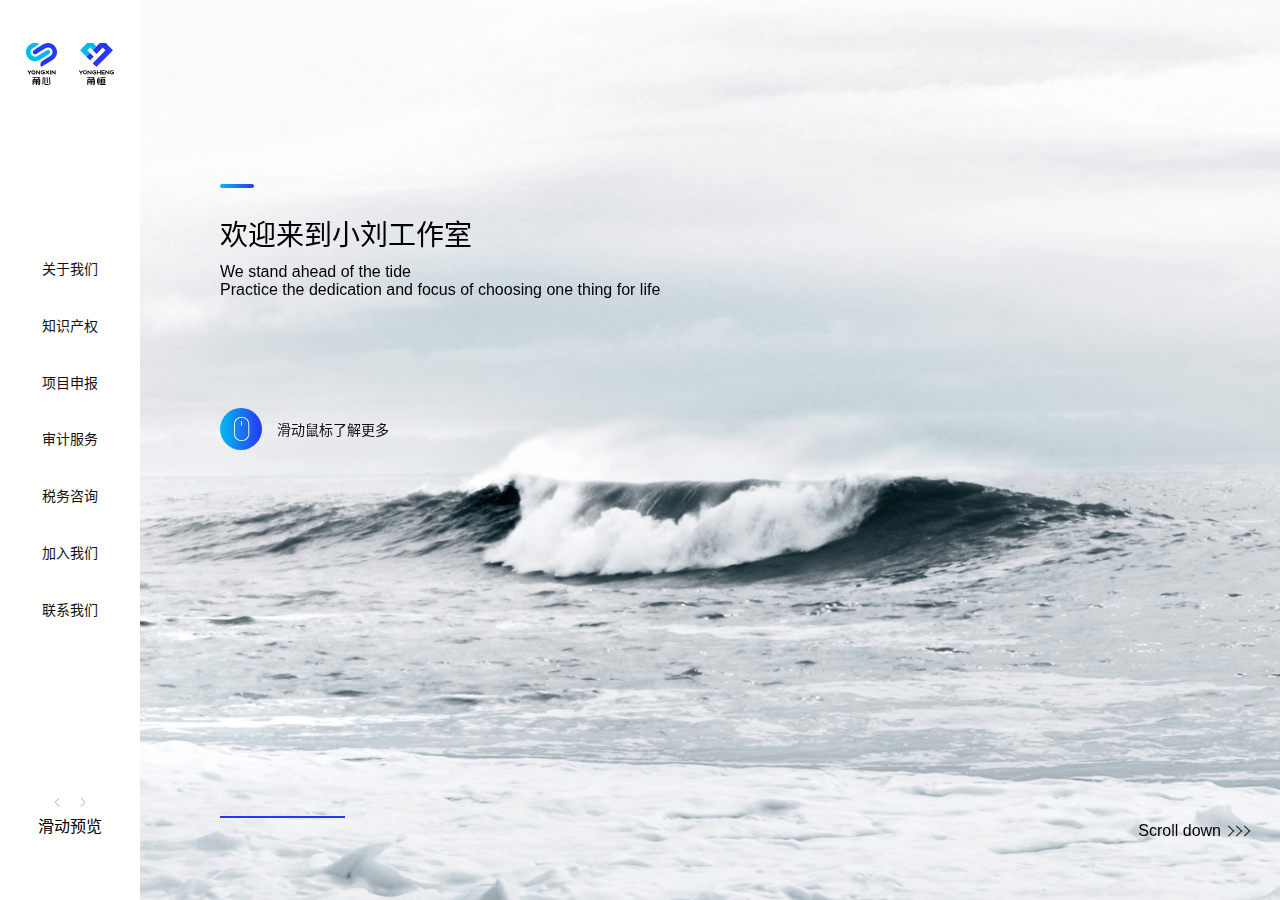
<file: index.html>
<!DOCTYPE html>
<html lang="zh-CN">

<head>
    <meta charset="utf-8">
    <meta name="viewport"
        content="width=device-width, user-scalable=no, initial-scale=1.0, maximum-scale=1.0, minimum-scale=1.0">
    <meta http-equiv="X-UA-Compatible" content="ie=edge,chrome=1">
    <meta name="format-detection" content="telephone=no">
    <meta name="csrf-token" content="L572gMuS36nFpNhocX44KoDaMKpXHaSsu81OkB1I">
    <link rel="shortcut icon" href="http://www.yonghengip.com/zh_CN.ico" type="image/x-icon">
    <link rel="stylesheet" href="static/css/style.css">
    <link rel="stylesheet" href="static/css/main.css">
    <link rel="stylesheet" href="static/css/iconfont.css">
    <link rel="stylesheet" href="static/css/common.css">
    <link rel="stylesheet" href="static/css/index.css">
    <title>甬心甬恒</title>
    <meta name="keywords" content="宁波甬心甬恒品牌管理有限公司,甬心甬恒,高新技术企业代理（申报）,科技项目代理（申报）,专利申请,知识产权代理,财务审计,税务筹划,税务代理">
    <meta name="description"
        content="甬心甬恒品牌始创于2011年，已有十多年多沉淀，专注于为企事业单位提供一站式、多元化专业服务。业务覆盖专利申请、项目申报、财务审计、税务咨询等，一直秉承甬心为您服务，您的满意是我们甬恒的追求的经营理念。">
</head>

<body>

    <body>

        <header>
            <div class="header">
                <a href="" class="logo">
                    <img src="static/picture/logo1.svg" alt="">
                    <img src="static/picture/logo2.svg" alt="">
                </a>
                <div class="list">
                    <a href="about.html" class="item ">
                        关于我们
                    </a>
                    <a href="property.html" class="item ">
                        知识产权
                    </a>
                    <a href="project.html" class="item " data-id="4">
                        项目申报
                    </a>
                    <a href="audit.html" class="item ">
                        审计服务
                    </a>
                    <a href="tax.html" class="item ">
                        税务咨询
                    </a>
                    <a href="join.html" class="item ">
                        加入我们
                    </a>
                    <a href="contact.html" class="item ">
                        联系我们
                    </a>
                </div>
                <div class="tab">
                    <div class="box">
                        <a class="prev">
                            <span class="iconfont icon-jinrujiantou">

                            </span>
                        </a>
                        <a class="next">
                            <span class="iconfont icon-jinrujiantou">

                            </span>
                        </a>
                    </div>
                    <p>滑动预览</p>
                </div>
                <div class="more">
                    <div class="head_click" style="display: none;">
                        <div class="show">
                            <div></div>
                            <div></div>
                            <div></div>
                        </div>
                        <div class="hide"></div>
                    </div>
                </div>
            </div>
        </header>
        <div class="fixed_menu">
            <div class="list">

                <div class="item">
                    <a href="about.html">
                        关于我们
                    </a>
                </div>
                <div class="item">
                    <a href="property.html">
                        知识产权
                    </a>
                </div>
                <div class="item">
                    <a href="project.html">
                        项目申报
                    </a>
                </div>
                <div class="item">
                    <a href="audit.html">
                        审计服务
                    </a>
                </div>
                <div class="item">
                    <a href="tax.html">
                        税务咨询
                    </a>
                </div>
                <div class="item">
                    <a href="join.html">
                        加入我们
                    </a>
                </div>
                <div class="item">
                    <a href="contact.html">
                        联系我们
                    </a>
                </div>
            </div>
        </div>
        <div class="main">
            <div class="swiper mySwiper3">
                <div class="swiper-wrapper">
                    <div class="swiper-slide">
                        <div class="trem">
                            <div class="bg">
                                <img src="static/picture/228032aaa284168322bd77d285e7782e.png" alt="" draggable="false">
                            </div>
                            <div class="text">
                                <div class="line">

                                </div>
                                <div class="ch  ">
                                    <h2>
                                        欢迎来到小刘工作室
                                    </h2>
                                </div>
                                <div class="en ">
                                    <p>We stand ahead of the tide <br>Practice the dedication and focus of choosing one
                                        thing for life</p>
                                </div>
                                <div class="more  ">
                                    <div class="icon">
                                        <span class="iconfont icon-shubiao">

                                        </span>
                                    </div>
                                    <p>滑动鼠标了解更多</p>
                                </div>
                            </div>
                        </div>
                    </div>
                    <div class="swiper-slide">
                        <div class="trem">
                            <div class="bg">
                                <img src="static/picture/7ae93c5c0d0d0053f3bfbabde1a38569.png" alt="" draggable="false">
                            </div>
                            <div class="text">
                                <div class="line">

                                </div>
                                <div class="ch  white  ">
                                    <h2>
                                        在竞争的海洋中，只要心头悬挂着远方的灯塔<br> 就会持之以恒地跋涉
                                    </h2>
                                </div>
                                <div class="en  white ">
                                    <p>We stand ahead of the tide <br>Practice the dedication and focus of choosing one
                                        thing for life</p>
                                </div>
                                <div class="more   white ">
                                    <div class="icon">
                                        <span class="iconfont icon-shubiao">

                                        </span>
                                    </div>
                                    <p>滑动鼠标了解更多</p>
                                </div>
                            </div>
                        </div>
                    </div>
                    <div class="swiper-slide">
                        <div class="trem">
                            <div class="bg">
                                <img src="static/picture/6c9efacb99d93dfc6b2d27948fbc251e.png" alt="" draggable="false">
                            </div>
                            <div class="text">
                                <div class="line">

                                </div>
                                <div class="ch  white  ">
                                    <h2>
                                        在浩瀚的星际间 在前行的征程中<br> 始终心怀热爱 奔赴大江南北 并肩繁星大海
                                    </h2>
                                </div>
                                <div class="en  white ">
                                    <p>In the vastness of the stars, in the journey forward<br>Always heart love, go to
                                        the great river north and south, side by side the starry sea</p>
                                </div>
                                <div class="more   white ">
                                    <div class="icon">
                                        <span class="iconfont icon-shubiao">

                                        </span>
                                    </div>
                                    <p>滑动鼠标了解更多</p>
                                </div>
                            </div>
                        </div>
                    </div>
                    <div class="swiper-slide">
                        <div class="trem">
                            <div class="bg">
                                <img src="static/picture/fb544e9756f9ee97eca5ac483d6eed4d.png" alt="" draggable="false">
                            </div>
                            <div class="text">
                                <div class="line">

                                </div>
                                <div class="ch  ">
                                    <h2>
                                        十载栉风沐雨 十载春华秋实<br> 伴随着时光的脚步 收获无数个成功与喜悦
                                    </h2>
                                </div>
                                <div class="en ">
                                    <p>We stand ahead of the tide <br>Practice the dedication and focus of choosing one
                                        thing for life</p>
                                </div>
                                <div class="more  ">
                                    <div class="icon">
                                        <span class="iconfont icon-shubiao">

                                        </span>
                                    </div>
                                    <p>滑动鼠标了解更多</p>
                                </div>
                            </div>
                        </div>
                    </div>
                    <!-- <div class="swiper-slide">
                    <div class="trem">
                        <div class="bg">
                            <img src="static/images/index-banner2.jpg" alt="" draggable="false" >
                        </div>
                        <div class="text">
                            <div class="line">

                            </div>
                            <div class="ch white">
                                <h2>
                                    在竞争的海洋中，只要心头悬挂着远方的灯塔<br>
                                    就会持之以恒地跋涉
                                </h2>
                            </div>
                            <div class="en white">
                                <p>
                                    We stand ahead of the tide <br>
                                    Practice the dedication and focus of choosing one thing for life
                                </p>
                            </div>
                            <div class="more white">
                                <div class="icon">
                                    <span class="iconfont icon-shubiao">

                                    </span>
                                </div>
                                <p>滑动鼠标了解更多</p>
                            </div>
                        </div>

                    </div>
                </div>
                <div class="swiper-slide">
                    <div class="trem">
                        <div class="bg">
                            <img src="static/images/index-banner3.jpg" alt="" draggable="false" >
                        </div>
                        <div class="text">
                            <div class="line">

                            </div>
                            <div class="ch white">
                                <h2>
                                    在浩瀚的星际间  在前行的征程中<br>
                                    始终心怀热爱 奔赴大江南北 并肩繁星大海
                                </h2>
                            </div>
                            <div class="en white">
                                <p>
                                    In the vastness of the stars, in the journey forward<br>
                                    Always heart love, go to the great river north and south, side by side the starry sea
                                </p>
                            </div>
                            <div class="more white">
                                <div class="icon">
                                    <span class="iconfont icon-shubiao">

                                    </span>
                                </div>
                                <p>滑动鼠标了解更多</p>
                            </div>
                        </div>
   
                    </div>
                </div>
                <div class="swiper-slide">
                    <div class="trem">
                        <div class="bg">
                            <img src="static/images/index-banner4.jpg" alt="" draggable="false">
                        </div>
                        <div class="text">
                            <div class="line">

                            </div>
                            <div class="ch">
                                <h2>
                                    十载栉风沐雨 十载春华秋实<br>
                                    伴随着时光的脚步 收获无数个成功与喜悦
                                </h2>
                            </div>
                            <div class="en">
                                <p>
                                    We stand ahead of the tide <br>
                                    Practice the dedication and focus of choosing one thing for life
                                </p>
                            </div>
                            <div class="more white">
                                <div class="icon">
                                    <span class="iconfont icon-shubiao">

                                    </span>
                                </div>
                                <p>滑动鼠标了解更多</p>
                            </div>
                        </div>

                    </div>
                </div> -->
                </div>
            </div>
            <div class="page">
                <div class="schedule">

                </div>
                <div class="tab">
                    <div class="prev">
                        <span class="iconfont icon-jinrujiantou">

                        </span>
                    </div>
                    <div class="next">
                        <span class="iconfont icon-jinrujiantou">

                        </span>
                    </div>
                </div>
            </div>
            <div class="down">
                <p>
                    Scroll down
                </p>
                <div class="right">
                    <div class="line"></div>
                    <div class="line"></div>
                    <div class="line"></div>
                </div>
            </div>
        </div>



    </body>
</body>
<script src="static/js/main.js"></script>
<script src="static/js/function.js"></script>
<script src="static/js/common.js"></script>
<script src="static/js/index.js"></script>

</html>
</file>
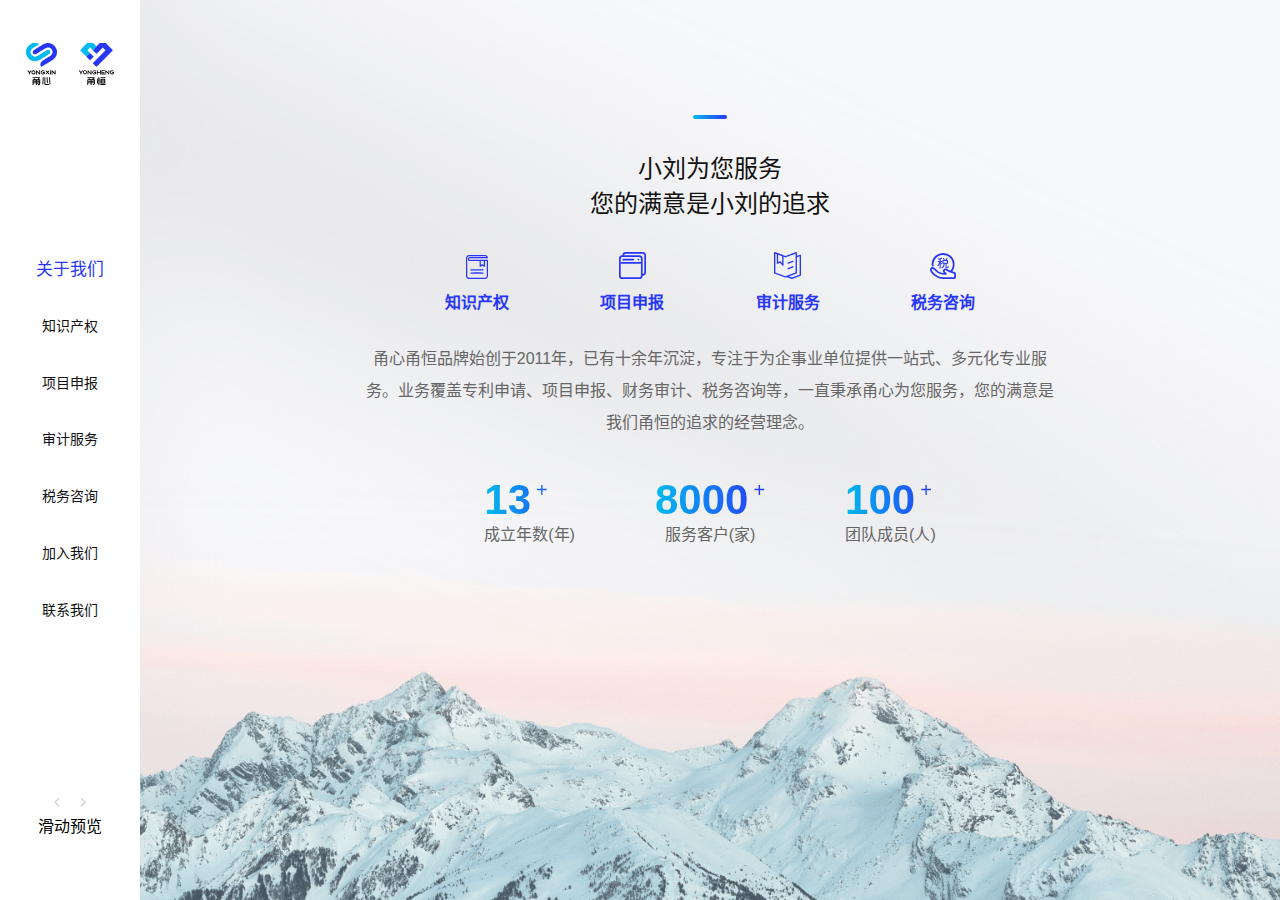
<file: about.html>
<!DOCTYPE html>
<html lang="zh-CN">

<head>
    <meta charset="utf-8">
    <meta name="viewport"
        content="width=device-width, user-scalable=no, initial-scale=1.0, maximum-scale=1.0, minimum-scale=1.0">
    <meta http-equiv="X-UA-Compatible" content="ie=edge,chrome=1">
    <meta name="format-detection" content="telephone=no">
    <meta name="csrf-token" content="L572gMuS36nFpNhocX44KoDaMKpXHaSsu81OkB1I">
    <link rel="shortcut icon" href="http://www.yonghengip.com/zh_CN.ico" type="image/x-icon">
    <link rel="stylesheet" href="static/css/style.css">
    <link rel="stylesheet" href="static/css/main.css">
    <link rel="stylesheet" href="static/css/iconfont.css">
    <link rel="stylesheet" href="static/css/common.css">
    <link rel="stylesheet" href="static/css/about.css">
    <title>关于我们|甬心甬恒</title>
    <meta name="keywords" content="宁波甬心甬恒品牌管理有限公司,甬心甬恒,高新技术企业代理（申报）,科技项目代理（申报）,专利申请,知识产权代理,财务审计,税务筹划,税务代理,关于我们,甬心甬恒">
    <meta name="description"
        content="关于我们-甬心甬恒-甬心甬恒品牌始创于2011年，已有十多年多沉淀，专注于为企事业单位提供一站式、多元化专业服务。业务覆盖专利申请、项目申报、财务审计、税务咨询等，一直秉承甬心为您服务，您的满意是我们甬恒的追求的经营理念。">
</head>

<body>

    <body>

        <header>
            <div class="header">
                <a href="index.html" class="logo">
                    <img src="static/picture/logo1.svg" alt="">
                    <img src="static/picture/logo2.svg" alt="">
                </a>
                <div class="list">
                    <a href="" class="item  active ">
                        关于我们
                    </a>
                    <a href="property.html" class="item ">
                        知识产权
                    </a>
                    <a href="project.html" class="item " data-id="4">
                        项目申报
                    </a>
                    <a href="audit.html" class="item ">
                        审计服务
                    </a>
                    <a href="tax.html" class="item ">
                        税务咨询
                    </a>
                    <a href="join.html" class="item ">
                        加入我们
                    </a>
                    <a href="contact.html" class="item ">
                        联系我们
                    </a>
                </div>
                <div class="tab">
                    <div class="box">
                        <a class="prev">
                            <span class="iconfont icon-jinrujiantou">

                            </span>
                        </a>
                        <a class="next">
                            <span class="iconfont icon-jinrujiantou">

                            </span>
                        </a>
                    </div>
                    <p>滑动预览</p>
                </div>
                <div class="more">
                    <div class="head_click" style="display: none;">
                        <div class="show">
                            <div></div>
                            <div></div>
                            <div></div>
                        </div>
                        <div class="hide"></div>
                    </div>
                </div>
            </div>
        </header>
        <div class="fixed_menu">
            <div class="list">

                <div class="item">
                    <a href="">
                        关于我们
                    </a>
                </div>
                <div class="item">
                    <a href="property.html">
                        知识产权
                    </a>
                </div>
                <div class="item">
                    <a href="project.html">
                        项目申报
                    </a>
                </div>
                <div class="item">
                    <a href="audit.html">
                        审计服务
                    </a>
                </div>
                <div class="item">
                    <a href="tax.html">
                        税务咨询
                    </a>
                </div>
                <div class="item">
                    <a href="join.html">
                        加入我们
                    </a>
                </div>
                <div class="item">
                    <a href="contact.html">
                        联系我们
                    </a>
                </div>
            </div>
        </div>
        <div class="main">
            <div class="bg">
                <img src="static/picture/4dce18cdce5b38b56735c30fb59c6283.png" alt="">
            </div>
            <div class="text">
                <div class="line" aos="">

                </div>
                <div class="title" aos="fade-top">
                    <h2>
                        小刘为您服务<br> 您的满意是小刘的追求
                    </h2>
                </div>
                <div class="iconlist" aos="fade-top">
                    <a href="property.html" class="item">
                        <div class="top">
                            <img src="static/picture/d5248b12d73bbb10b5815e5c037abbfc.svg" alt="">
                        </div>
                        <div class="bottom">
                            知识产权
                        </div>
                    </a>
                    <a href="project.html" class="item">
                        <div class="top">
                            <img src="static/picture/f70d14df710860980123cbddffa2cc13.svg" alt="">
                        </div>
                        <div class="bottom">
                            项目申报
                        </div>
                    </a>
                    <a href="audit.html" class="item">
                        <div class="top">
                            <img src="static/picture/6ca1577f31ce8ba9b6f8a40f0c835d60.svg" alt="">
                        </div>
                        <div class="bottom">
                            审计服务
                        </div>
                    </a>
                    <a href="tax.html" class="item">
                        <div class="top">
                            <img src="static/picture/35c2fcccf1d31da506dbedc48b2fc31f.svg" alt="">
                        </div>
                        <div class="bottom">
                            税务咨询
                        </div>
                    </a>

                </div>
                <div class="content" aos="fade-top">
                    <p>甬心甬恒品牌始创于2011年，已有十余年沉淀，专注于为企事业单位提供一站式、多元化专业服务。业务覆盖专利申请、项目申报、财务审计、税务咨询等，一直秉承甬心为您服务，您的满意是我们甬恒的追求的经营理念。
                    </p>
                </div>
                <div class="list" aos="fade-top">
                    <div class="item">
                        <div class="value">
                            <div class="num count-item" data-to="13" data-speed="2" data-delay="1200">13</div>
                            <div class="add">+</div>
                        </div>
                        <div class="key">
                            成立年数(年)
                        </div>
                    </div>
                    <div class="item">
                        <div class="value">
                            <div class="num count-item" data-to="8000" data-speed="2" data-delay="1200">8000</div>
                            <div class="add">+</div>
                        </div>
                        <div class="key">
                            服务客户(家)
                        </div>
                    </div>
                    <div class="item">
                        <div class="value">
                            <div class="num count-item" data-to="100" data-speed="2" data-delay="1200">100</div>
                            <div class="add">+</div>
                        </div>
                        <div class="key">
                            团队成员(人)
                        </div>
                    </div>
                </div>
            </div>
        </div>


    </body>
</body>
<script src="static/js/main.js"></script>
<script src="static/js/function.js"></script>
<script src="static/js/common.js"></script>

</html>
</file>
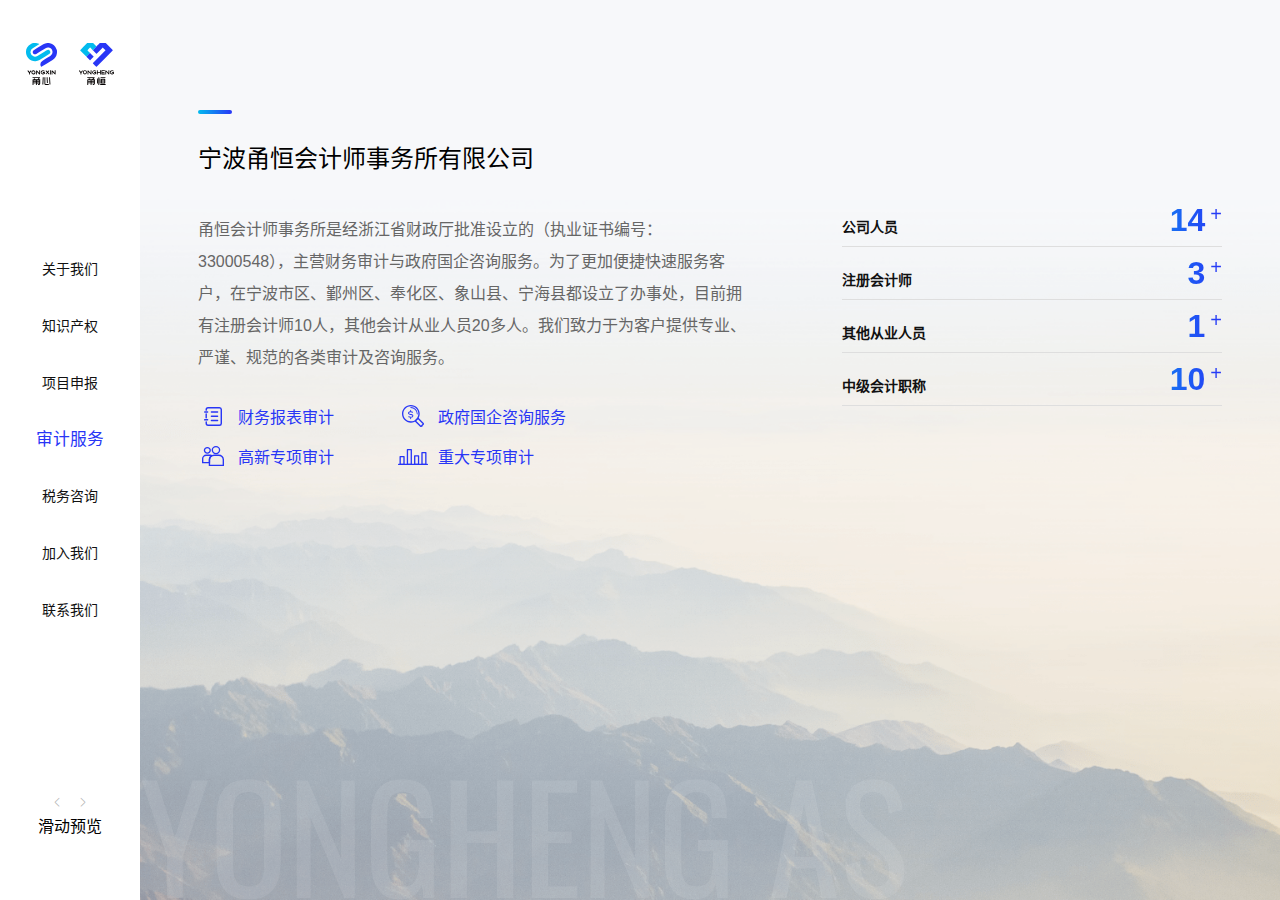
<file: audit.html>
<!DOCTYPE html>
<html lang="zh-CN">
<head>
    <meta charset="utf-8">
    <meta name="viewport" content="width=device-width, user-scalable=no, initial-scale=1.0, maximum-scale=1.0, minimum-scale=1.0">
    <meta http-equiv="X-UA-Compatible" content="ie=edge,chrome=1">
    <meta name="format-detection" content="telephone=no">
    <meta name="csrf-token" content="L572gMuS36nFpNhocX44KoDaMKpXHaSsu81OkB1I">
    <link rel="shortcut icon" href="http://www.yonghengip.com/zh_CN.ico" type="image/x-icon">
        <link rel="stylesheet" href="static/css/style.css">
    <link rel="stylesheet" href="static/css/main.css">
    <link rel="stylesheet" href="static/css/iconfont.css">
    <link rel="stylesheet" href="static/css/common.css">
    <link rel="stylesheet" href="static/css/audit.css">
    <title>审计服务|甬心甬恒</title>
<meta name="keywords" content="宁波甬心甬恒品牌管理有限公司,甬心甬恒,高新技术企业代理（申报）,科技项目代理（申报）,专利申请,知识产权代理,财务审计,税务筹划,税务代理,审计服务,甬心甬恒">
<meta name="description" content="审计服务-甬心甬恒-甬心甬恒品牌始创于2011年，已有十多年多沉淀，专注于为企事业单位提供一站式、多元化专业服务。业务覆盖专利申请、项目申报、财务审计、税务咨询等，一直秉承甬心为您服务，您的满意是我们甬恒的追求的经营理念。">
</head>
<body>
    <body>
    <header>
    <div class="header">
        <a href="index.html" class="logo">
            <img src="static/picture/logo1.svg" alt="">
            <img src="static/picture/logo2.svg" alt="">
        </a>
        <div class="list">
            <a href="about.html" class="item ">
                关于我们
            </a>
            <a href="property.html" class="item ">
                知识产权
            </a>
            <a href="project.html" class="item " data-id="4">
                项目申报
            </a>
            <a href="" class="item  active ">
                审计服务
            </a>
            <a href="tax.html" class="item ">
                税务咨询
            </a>
            <a href="join.html" class="item ">
                加入我们
            </a>
            <a href="contact.html" class="item ">
                联系我们
            </a>
        </div>
        <div class="tab">
            <div class="box">
                <a class="prev">
                        <span class="iconfont icon-jinrujiantou">

                        </span>
                </a>
                <a class="next">
                        <span class="iconfont icon-jinrujiantou">

                        </span>
                </a>
            </div>
            <p>滑动预览</p>
        </div>
        <div class="more">
            <div class="head_click" style="display: none;">
                <div class="show">
                    <div></div>
                    <div></div>
                    <div></div>
                </div>
                <div class="hide"></div>
            </div>
        </div>
    </div>
</header>
<div class="fixed_menu">
    <div class="list">

        <div class="item">
            <a href="about.html">
                关于我们
            </a>
        </div>
        <div class="item">
            <a href="property.html">
                知识产权
            </a>
        </div>
        <div class="item">
            <a href="project.html">
                项目申报
            </a>
        </div>
        <div class="item">
            <a href="">
                审计服务
            </a>
        </div>
        <div class="item">
            <a href="tax.html">
                税务咨询
            </a>
        </div>
        <div class="item">
            <a href="join.html">
                加入我们
            </a>
        </div>
        <div class="item">
            <a href="contact.html">
                联系我们
            </a>
        </div>
    </div>
</div>   <div id="my-scrollbar" data-scrollbar="">
        <div class="main">
            <div class="bg">
                <!-- <img src="static/images/audit-bg.jpg" alt=""> -->
                <img src="static/picture/audit-bg.png" alt="">
            </div>
            <div class="bgtext" aos="fade">
                <img src="static/picture/audit-text.png" alt="">
            </div>
            <div class="text" aos="">
                <div class="top">
                    <div class="line" aos="">

                    </div>
                    <div class="title" aos="fade-top">
                        <h2>宁波甬恒会计师事务所有限公司</h2>
                    </div>
                </div>
                <div class="bottom">
                <div class="left">
                    <div class="list delay" data-interval="0.3">
                            <div class="item" aos="fade-top">
                                <div class="key">
                                    公司人员
                                </div>
                                <div class="value">
                                    <div class="num count-item" data-to="25" data-speed="2">25
                                    </div>
                                    <div class="add">
                                        +
                                    </div>
                                </div>
                            </div>
                            <div class="item" aos="fade-top">
                                <div class="key">
                                    注册会计师
                                </div>
                                <div class="value">
                                    <div class="num count-item" data-to="10" data-speed="2">10
                                    </div>
                                    <div class="add">
                                        +
                                    </div>
                                </div>
                            </div>
                            <div class="item" aos="fade-top">
                                <div class="key">
                                    其他从业人员
                                </div>
                                <div class="value">
                                    <div class="num count-item" data-to="15" data-speed="2">15
                                    </div>
                                    <div class="add">
                                        +
                                    </div>
                                </div>
                            </div>
                            <div class="item" aos="fade-top">
                                <div class="key">
                                    中级会计职称
                                </div>
                                <div class="value">
                                    <div class="num count-item" data-to="10" data-speed="2">10
                                    </div>
                                    <div class="add">
                                        +
                                    </div>
                                </div>
                            </div>

                        </div>
                    <!-- <div class="round" aos>
                        <div class="img">
                            <img src="static/images/audit-left.png" alt="">
                        </div>
                        <div class="circle">
                            <img src="static/images/audit-left-logo.png" alt="">
                        </div>
                    </div> -->
                </div>
                <div class="right">
                    <div class="content" aos="fade-top">
                        <p>甬恒会计师事务所是经浙江省财政厅批准设立的（执业证书编号：33000548），主营财务审计与政府国企咨询服务。为了更加便捷快速服务客户，在宁波市区、鄞州区、奉化区、象山县、宁海县都设立了办事处，目前拥有注册会计师10人，其他会计从业人员20多人。我们致力于为客户提供专业、严谨、规范的各类审计及咨询服务。</p>
                    </div>
                    <!-- <div class="title" aos="fade-top">
                        业务范围
                    </div> -->
                    <div class="iconlist" aos="fade-top">
                                                <div class="item">
                            <div class="icon">
                                <img src="static/picture/d84a732b77917c11f42a043a72b30b55.svg" alt="">
                            </div>
                            <p>财务报表审计</p>
                        </div>
                                                <div class="item">
                            <div class="icon">
                                <img src="static/picture/c9ac2856c28206e3db102b45be2f8a61.svg" alt="">
                            </div>
                            <p>政府国企咨询服务</p>
                        </div>
                                                <div class="item">
                            <div class="icon">
                                <img src="static/picture/aaa26f3c7ef5932ab151395a48a5e661.svg" alt="">
                            </div>
                            <p>高新专项审计</p>
                        </div>
                                                <div class="item">
                            <div class="icon">
                                <img src="static/picture/d66ccf5c121b51989f7edb3caf817b55.svg" alt="">
                            </div>
                            <p>重大专项审计</p>
                        </div>
                        
                    </div>

                    <!-- <div class="list" aos="fade-top">
                        <div class="item">
                            <div class="value">
                                <div class="num count-item" data-to="25" data-speed="2" data-delay="1200"></div><div class="add">+</div>
                            </div>
                            <div class="key">
                                公司人员
                            </div>
                        </div>
                        <div class="item">
                            <div class="value">
                                <div class="num count-item" data-to="10" data-speed="2" data-delay="1200"></div><div class="add">+</div>
                            </div>
                            <div class="key">
                                注册会计师
                            </div>
                        </div>
                        <div class="item">
                            <div class="value">
                                <div class="num count-item" data-to="15" data-speed="2" data-delay="1200"></div>
                            </div>
                            <div class="key">
                                其他从业人员
                            </div>
                        </div>
                        <div class="item">
                            <div class="value">
                                <div class="num count-item" data-to="10" data-speed="2" data-delay="1200"></div><div class="add">+</div>
                            </div>
                            <div class="key">
                                中级会计职称
                            </div>
                        </div>
                    </div> -->
                </div>
                </div>

            </div>
        </div>
    </div>


</body>
</body>
<script src="static/js/main.js"></script>
<script src="static/js/function.js"></script>
<script src="static/js/common.js"></script>
</html>
</file>
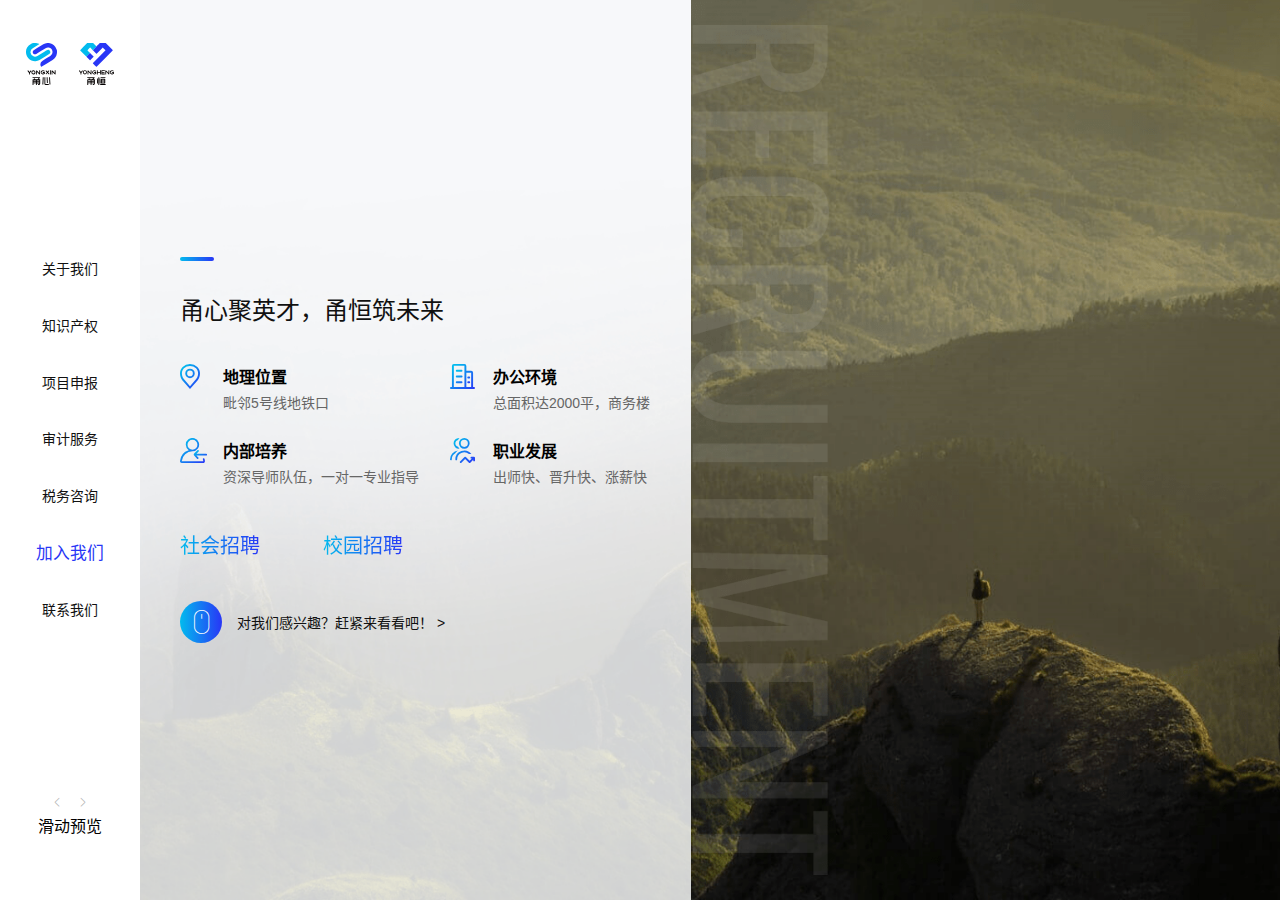
<file: join.html>
<!DOCTYPE html>
<html lang="zh-CN">
<head>
    <meta charset="utf-8">
    <meta name="viewport" content="width=device-width, user-scalable=no, initial-scale=1.0, maximum-scale=1.0, minimum-scale=1.0">
    <meta http-equiv="X-UA-Compatible" content="ie=edge,chrome=1">
    <meta name="format-detection" content="telephone=no">
    <meta name="csrf-token" content="L572gMuS36nFpNhocX44KoDaMKpXHaSsu81OkB1I">
    <link rel="shortcut icon" href="http://www.yonghengip.com/zh_CN.ico" type="image/x-icon">
        <link rel="stylesheet" href="static/css/style.css">
    <link rel="stylesheet" href="static/css/main.css">
    <link rel="stylesheet" href="static/css/iconfont.css">
    <link rel="stylesheet" href="static/css/common.css">
    <link rel="stylesheet" href="static/css/join.css">
    <title>加入我们|甬心甬恒</title>
<meta name="keywords" content="宁波甬心甬恒品牌管理有限公司,甬心甬恒,高新技术企业代理（申报）,科技项目代理（申报）,专利申请,知识产权代理,财务审计,税务筹划,税务代理,加入我们,甬心甬恒">
<meta name="description" content="加入我们-甬心甬恒-甬心聚英才，甬恒筑未来">
</head>
<body>
    <body>
    <header>
    <div class="header">
        <a href="index.html" class="logo">
            <img src="static/picture/logo1.svg" alt="">
            <img src="static/picture/logo2.svg" alt="">
        </a>
        <div class="list">
            <a href="about.html" class="item ">
                关于我们
            </a>
            <a href="property.html" class="item ">
                知识产权
            </a>
            <a href="project.html" class="item " data-id="4">
                项目申报
            </a>
            <a href="audit.html" class="item ">
                审计服务
            </a>
            <a href="tax.html" class="item ">
                税务咨询
            </a>
            <a href="" class="item  active ">
                加入我们
            </a>
            <a href="contact.html" class="item ">
                联系我们
            </a>
        </div>
        <div class="tab">
            <div class="box">
                <a class="prev">
                        <span class="iconfont icon-jinrujiantou">

                        </span>
                </a>
                <a class="next">
                        <span class="iconfont icon-jinrujiantou">

                        </span>
                </a>
            </div>
            <p>滑动预览</p>
        </div>
        <div class="more">
            <div class="head_click" style="display: none;">
                <div class="show">
                    <div></div>
                    <div></div>
                    <div></div>
                </div>
                <div class="hide"></div>
            </div>
        </div>
    </div>
</header>
<div class="fixed_menu">
    <div class="list">

        <div class="item">
            <a href="about.html">
                关于我们
            </a>
        </div>
        <div class="item">
            <a href="property.html">
                知识产权
            </a>
        </div>
        <div class="item">
            <a href="project.html">
                项目申报
            </a>
        </div>
        <div class="item">
            <a href="audit.html">
                审计服务
            </a>
        </div>
        <div class="item">
            <a href="tax.html">
                税务咨询
            </a>
        </div>
        <div class="item">
            <a href="">
                加入我们
            </a>
        </div>
        <div class="item">
            <a href="contact.html">
                联系我们
            </a>
        </div>
    </div>
</div>   <div id="my-scrollbar" data-scrollbar="">
    
    <div class="main">
       <div class="bg">
            <img src="static/picture/join-bg.png" alt="">
       </div>
       <div class="rightbg">
            <img src="static/picture/77abd953e9c9d85e13b934f728100dc3.png" alt="">
            <img src="static/picture/join-text.png" alt="" aos="">
        </div>
       <div class="text" aos="">
            <div class="left">
                <div class="line">

                </div>
                <div class="title" aos="fade-top">
                    <h2>
                         甬心聚英才，甬恒筑未来
                    </h2>
                </div>
                <div class="iconlist" aos="fade-top">
                                        <div class="item">
                        <div class="img">
                            <img src="static/picture/93a1851481451ff709732650b834f697.svg" alt="">
                        </div>
                        <div class="content">
                            <h3>
                              地理位置
                            </h3>
                            <p>毗邻5号线地铁口</p>
                        </div>
                    </div>
                                        <div class="item">
                        <div class="img">
                            <img src="static/picture/91a135563228273441208c43b24d7134.svg" alt="">
                        </div>
                        <div class="content">
                            <h3>
                              办公环境
                            </h3>
                            <p>总面积达2000平，商务楼</p>
                        </div>
                    </div>
                                        <div class="item">
                        <div class="img">
                            <img src="static/picture/1ff5561e43f7d37d1088f81b7dada246.svg" alt="">
                        </div>
                        <div class="content">
                            <h3>
                              内部培养
                            </h3>
                            <p>资深导师队伍，一对一专业指导</p>
                        </div>
                    </div>
                                        <div class="item">
                        <div class="img">
                            <img src="static/picture/30e3b66bff150005023f585537d80189.svg" alt="">
                        </div>
                        <div class="content">
                            <h3>
                              职业发展
                            </h3>
                            <p>出师快、晋升快、涨薪快</p>
                        </div>
                    </div>
                    
                </div>
                <div class="tab" aos="fade-top">
                    <div class="item hover_button">
                        <a href="https://we.51job.com/pc/search?keyword=%E6%B5%99%E6%B1%9F%E7%94%AC%E6%81%92%E7%A7%91%E6%8A%80%E6%9C%89%E9%99%90%E5%85%AC%E5%8F%B8&searchType=2&sortType=0&metro=" target="_blank">社会招聘</a>
                    </div>
                    <div class="item hover_button">
                        <a href="https://xym.51job.com/wechat/vuectmjobs/#/index?id=d2432cae-8520-4136-b11d-f611805dcfd7&color=31BE88" target="_blank">校园招聘</a>
                    </div>
                </div>

                    <div class="more" aos="fade-top">
                        <div class="img">
                            <!-- <img src="static/images/join-more.png" alt=""> -->
                            <span class="iconfont icon-shubiao">

                            </span>
                        </div>
                        <a href="https://we.51job.com/pc/search?keyword=%E6%B5%99%E6%B1%9F%E7%94%AC%E6%81%92%E7%A7%91%E6%8A%80%E6%9C%89%E9%99%90%E5%85%AC%E5%8F%B8&searchType=2&sortType=0&metro=" target="_blank">
                            对我们感兴趣？赶紧来看看吧！ >
                        </a>
                    </div>

            </div>

       </div>
    </div>
</div>

</body>
</body>
<script src="static/js/main.js"></script>
<script src="static/js/function.js"></script>
<script src="static/js/common.js"></script>
</html>
</file>
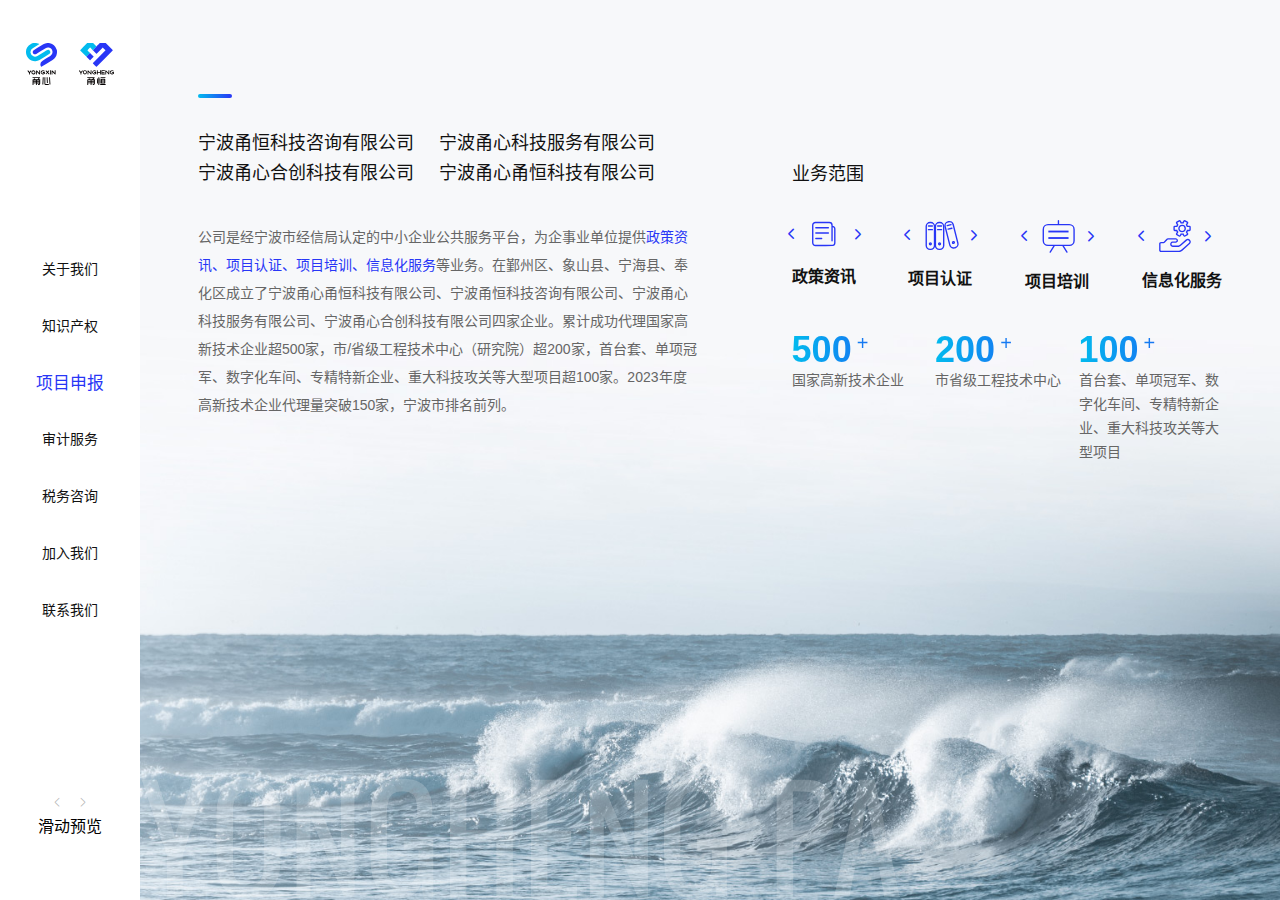
<file: project.html>
<!DOCTYPE html>
<html lang="zh-CN">
<head>
    <meta charset="utf-8">
    <meta name="viewport" content="width=device-width, user-scalable=no, initial-scale=1.0, maximum-scale=1.0, minimum-scale=1.0">
    <meta http-equiv="X-UA-Compatible" content="ie=edge,chrome=1">
    <meta name="format-detection" content="telephone=no">
    <meta name="csrf-token" content="L572gMuS36nFpNhocX44KoDaMKpXHaSsu81OkB1I">
    <link rel="shortcut icon" href="http://www.yonghengip.com/zh_CN.ico" type="image/x-icon">
        <link rel="stylesheet" href="static/css/style.css">
    <link rel="stylesheet" href="static/css/main.css">
    <link rel="stylesheet" href="static/css/iconfont.css">
    <link rel="stylesheet" href="static/css/common.css">
    <link rel="stylesheet" href="static/css/project.css">
    <title>项目申报|甬心甬恒</title>
<meta name="keywords" content="宁波甬心甬恒品牌管理有限公司,甬心甬恒,高新技术企业代理（申报）,科技项目代理（申报）,专利申请,知识产权代理,财务审计,税务筹划,税务代理,项目申报,甬心甬恒">
<meta name="description" content="项目申报-甬心甬恒-&lt;p&gt;宁波甬恒科技咨询有限公司     宁波甬心科技服务有限公司&lt;/p&gt;
                    &lt;p&gt;宁波甬心合创科技有限公司     宁波甬心甬恒科技有限公司&lt;/p&gt;">
</head>
<body>
    <body>
    <header>
    <div class="header">
        <a href="index.html" class="logo">
            <img src="static/picture/logo1.svg" alt="">
            <img src="static/picture/logo2.svg" alt="">
        </a>
        <div class="list">
            <a href="about.html" class="item ">
                关于我们
            </a>
            <a href="property.html" class="item ">
                知识产权
            </a>
            <a href="" class="item  active " data-id="4">
                项目申报
            </a>
            <a href="audit.html" class="item ">
                审计服务
            </a>
            <a href="tax.html" class="item ">
                税务咨询
            </a>
            <a href="join.html" class="item ">
                加入我们
            </a>
            <a href="contact.html" class="item ">
                联系我们
            </a>
        </div>
        <div class="tab">
            <div class="box">
                <a class="prev">
                        <span class="iconfont icon-jinrujiantou">

                        </span>
                </a>
                <a class="next">
                        <span class="iconfont icon-jinrujiantou">

                        </span>
                </a>
            </div>
            <p>滑动预览</p>
        </div>
        <div class="more">
            <div class="head_click" style="display: none;">
                <div class="show">
                    <div></div>
                    <div></div>
                    <div></div>
                </div>
                <div class="hide"></div>
            </div>
        </div>
    </div>
</header>
<div class="fixed_menu">
    <div class="list">

        <div class="item">
            <a href="about.html">
                关于我们
            </a>
        </div>
        <div class="item">
            <a href="property.html">
                知识产权
            </a>
        </div>
        <div class="item">
            <a href="">
                项目申报
            </a>
        </div>
        <div class="item">
            <a href="audit.html">
                审计服务
            </a>
        </div>
        <div class="item">
            <a href="tax.html">
                税务咨询
            </a>
        </div>
        <div class="item">
            <a href="join.html">
                加入我们
            </a>
        </div>
        <div class="item">
            <a href="contact.html">
                联系我们
            </a>
        </div>
    </div>
</div>   <div id="my-scrollbar" data-scrollbar="">

        <div class="main">
            <div class="bg">
                <img src="static/picture/225094ab426a76f78590d35a8c1c10a2.png" alt="">
            </div>
            <div class="bgtext" aos="fade">
                <img src="static/picture/project-text.png" alt="">
            </div>
            <div class="text">
                <div class="left">
                    <div class="line" aos="">

                    </div>
                    <div class="title" aos="fade-top">
                        <p>宁波甬恒科技咨询有限公司     宁波甬心科技服务有限公司</p>
                    <p>宁波甬心合创科技有限公司     宁波甬心甬恒科技有限公司</p>

                    </div>
                    <div class="content" aos="fade-top">
                        <p>公司是经宁波市经信局认定的中小企业公共服务平台，为企事业单位提供<span class="null">政策资讯、项目认证、项目培训、信息化服务</span>等业务。在鄞州区、象山县、宁海县、奉化区成立了宁波甬心甬恒科技有限公司、宁波甬恒科技咨询有限公司、宁波甬心科技服务有限公司、宁波甬心合创科技有限公司四家企业。累计成功代理国家高新技术企业超500家，市/省级工程技术中心（研究院）超200家，首台套、单项冠军、数字化车间、专精特新企业、重大科技攻关等大型项目超100家。2023年度高新技术企业代理量突破150家，宁波市排名前列。</p>
                    </div>
                </div>
                <div class="right">
                    <div class="title">
                        <h3 aos="fade-top">
                            业务范围
                        </h3>
                        <div class="iconlist" aos="fade-top">
                                                        <div class="item">
                                <div class="top">
                                    <span class="iconfont icon-jinrujiantou"></span>
                                    <img src="static/picture/da85c03bcfe444063a438e1227a74e74.svg" alt="">
                                    <span class="iconfont icon-jinrujiantou"></span>
                                </div>
                                <div class="bottom">
                                    政策资讯
                                </div>
                            </div>
                                                        <div class="item">
                                <div class="top">
                                    <span class="iconfont icon-jinrujiantou"></span>
                                    <img src="static/picture/fdc403a8300e8694eeacd25e0d1d7f60.svg" alt="">
                                    <span class="iconfont icon-jinrujiantou"></span>
                                </div>
                                <div class="bottom">
                                    项目认证
                                </div>
                            </div>
                                                        <div class="item">
                                <div class="top">
                                    <span class="iconfont icon-jinrujiantou"></span>
                                    <img src="static/picture/220bac5ef8b27b94f511e45088d913df.svg" alt="">
                                    <span class="iconfont icon-jinrujiantou"></span>
                                </div>
                                <div class="bottom">
                                    项目培训
                                </div>
                            </div>
                                                        <div class="item">
                                <div class="top">
                                    <span class="iconfont icon-jinrujiantou"></span>
                                    <img src="static/picture/34bbc1ff79e97a7780ac7b1f6436e0f2.svg" alt="">
                                    <span class="iconfont icon-jinrujiantou"></span>
                                </div>
                                <div class="bottom">
                                    信息化服务
                                </div>
                            </div>
                            
                        </div>
                        <div class="list" aos="fade-top">
                            <div class="item">
                                <div class="value">
                                    <div class="num count-item" data-to="500" data-speed="2" data-delay="900">500</div><div class="add">+</div>
                                </div>
                                <div class="key">
                                    国家高新技术企业
                                </div>
                            </div>
                            <div class="item">
                                <div class="value">
                                    <div class="num count-item" data-to="200" data-speed="2" data-delay="900">200</div><div class="add">+</div>
                                </div>
                                <div class="key">
                                    市省级工程技术中心
                                </div>
                            </div>
                            <div class="item">
                                <div class="value">
                                    <div class="num count-item" data-to="100" data-speed="2" data-delay="900">100</div><div class="add">+</div>
                                </div>
                                <div class="key">
                                    首台套、单项冠军、数字化车间、专精特新企业、重大科技攻关等大型项目
                                </div>
                            </div>
                        </div>
                    </div>
                </div>
            </div>
        </div>
    </div>

</body>
</body>
<script src="static/js/main.js"></script>
<script src="static/js/function.js"></script>
<script src="static/js/common.js"></script>
</html>
</file>
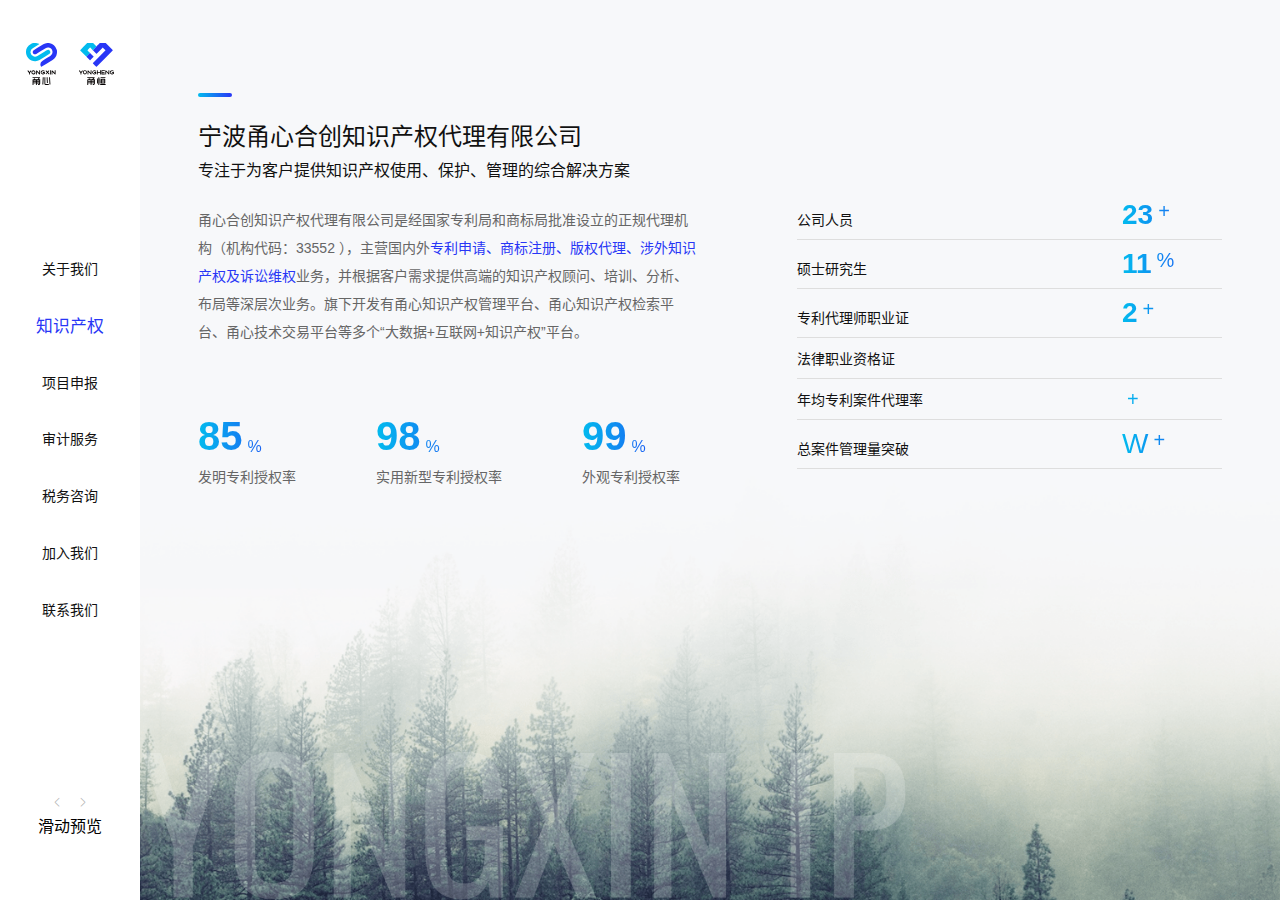
<file: property.html>
<!DOCTYPE html>
<html lang="zh-CN">
<head>
    <meta charset="utf-8">
    <meta name="viewport" content="width=device-width, user-scalable=no, initial-scale=1.0, maximum-scale=1.0, minimum-scale=1.0">
    <meta http-equiv="X-UA-Compatible" content="ie=edge,chrome=1">
    <meta name="format-detection" content="telephone=no">
    <meta name="csrf-token" content="L572gMuS36nFpNhocX44KoDaMKpXHaSsu81OkB1I">
    <link rel="shortcut icon" href="http://www.yonghengip.com/zh_CN.ico" type="image/x-icon">
        <link rel="stylesheet" href="static/css/style.css">
    <link rel="stylesheet" href="static/css/main.css">
    <link rel="stylesheet" href="static/css/iconfont.css">
    <link rel="stylesheet" href="static/css/common.css">
    <link rel="stylesheet" href="static/css/property.css">
    <title>知识产权|甬心甬恒</title>
<meta name="keywords" content="宁波甬心甬恒品牌管理有限公司,甬心甬恒,高新技术企业代理（申报）,科技项目代理（申报）,专利申请,知识产权代理,财务审计,税务筹划,税务代理,知识产权,甬心甬恒">
<meta name="description" content="知识产权-甬心甬恒-甬心甬恒品牌始创于2011年，已有十多年多沉淀，专注于为企事业单位提供一站式、多元化专业服务。业务覆盖专利申请、项目申报、财务审计、税务咨询等，一直秉承甬心为您服务，您的满意是我们甬恒的追求的经营理念。">
</head>
<body>
    <body>
    <header>
    <div class="header">
        <a href="index.html" class="logo">
            <img src="static/picture/logo1.svg" alt="">
            <img src="static/picture/logo2.svg" alt="">
        </a>
        <div class="list">
            <a href="about.html" class="item ">
                关于我们
            </a>
            <a href="" class="item  active ">
                知识产权
            </a>
            <a href="project.html" class="item " data-id="4">
                项目申报
            </a>
            <a href="audit.html" class="item ">
                审计服务
            </a>
            <a href="tax.html" class="item ">
                税务咨询
            </a>
            <a href="join.html" class="item ">
                加入我们
            </a>
            <a href="contact.html" class="item ">
                联系我们
            </a>
        </div>
        <div class="tab">
            <div class="box">
                <a class="prev">
                        <span class="iconfont icon-jinrujiantou">

                        </span>
                </a>
                <a class="next">
                        <span class="iconfont icon-jinrujiantou">

                        </span>
                </a>
            </div>
            <p>滑动预览</p>
        </div>
        <div class="more">
            <div class="head_click" style="display: none;">
                <div class="show">
                    <div></div>
                    <div></div>
                    <div></div>
                </div>
                <div class="hide"></div>
            </div>
        </div>
    </div>
</header>
<div class="fixed_menu">
    <div class="list">

        <div class="item">
            <a href="about.html">
                关于我们
            </a>
        </div>
        <div class="item">
            <a href="">
                知识产权
            </a>
        </div>
        <div class="item">
            <a href="project.html">
                项目申报
            </a>
        </div>
        <div class="item">
            <a href="audit.html">
                审计服务
            </a>
        </div>
        <div class="item">
            <a href="tax.html">
                税务咨询
            </a>
        </div>
        <div class="item">
            <a href="join.html">
                加入我们
            </a>
        </div>
        <div class="item">
            <a href="contact.html">
                联系我们
            </a>
        </div>
    </div>
</div>   <div id="my-scrollbar" data-scrollbar="">
        <div class="main">
            <div class="bg">
                <!-- <img src="static/images/property-bg.jpg" alt=""> -->
                <img src="static/picture/property-bg.png" alt="">
            </div>
            <div class="bgtext" aos="fade">
                <img src="static/picture/property-text.png" alt="">
            </div>
            <div class="text" aos="">
                <div class="top">
                    <div class="line" aos="">

                    </div>
                    <div class="title">
                        <div class="b" aos="fade-top">
                            <h2>
                                宁波甬心合创知识产权代理有限公司
                            </h2>
                        </div>
                        <div class="l" aos="fade-top">
                            <h3>
                                专注于为客户提供知识产权使用、保护、管理的综合解决方案
                            </h3>
                        </div>

                    </div>
                </div>
                <div class="bottom">
                    <div class="left">
                        <div class="content" aos="fade-top">
                            <p>甬心合创知识产权代理有限公司是经国家专利局和商标局批准设立的正规代理机构（机构代码：33552&nbsp;），主营国内外<span class="null">专利申请、商标注册、版权代理、涉外知识产权及诉讼维权</span>业务，并根据客户需求提供高端的知识产权顾问、培训、分析、布局等深层次业务。旗下开发有甬心知识产权管理平台、甬心知识产权检索平台、甬心技术交易平台等多个&ldquo;大数据+互联网+知识产权&rdquo;平台。</p>
                        </div>
                        <div class="list" aos="fade-top">
                            <div class="item">
                                <div class="value">
                                    <div class="num count-item" data-to="85" data-speed="2" data-delay="1200">85</div>
                                    <div class="add">%</div>
                                </div>
                                <div class="key">
                                    发明专利授权率
                                </div>
                            </div>
                            <div class="item">
                                <div class="value">
                                    <div class="num count-item" data-to="98" data-speed="2" data-delay="1200">98</div>
                                    <div class="add">%</div>
                                </div>
                                <div class="key">
                                    实用新型专利授权率
                                </div>
                            </div>
                            <div class="item">
                                <div class="value">
                                    <div class="num count-item" data-to="99" data-speed="2" data-delay="1200">99</div>
                                    <div class="add">%</div>
                                </div>
                                <div class="key">
                                    外观专利授权率
                                </div>
                            </div>
                        </div>
                    </div>
                    <div class="right">
                        <div class="list delay" data-interval="0.3">
                            <div class="item" aos="fade-top">
                                <div class="key">
                                    公司人员
                                </div>
                                <div class="value">
                                    <div class="num count-item" data-to="40" data-speed="2">
                                    </div>
                                    <div class="add">
                                        +
                                    </div>
                                </div>
                            </div>
                            <div class="item" aos="fade-top">
                                <div class="key">
                                    硕士研究生
                                </div>
                                <div class="value">
                                    <div class="num count-item" data-to="30" data-speed="2">
                                    </div>
                                    <div class="add">
                                        %
                                    </div>
                                </div>
                            </div>
                            <div class="item" aos="fade-top">
                                <div class="key">
                                    专利代理师职业证
                                </div>
                                <div class="value">
                                    <div class="num count-item" data-to="18" data-speed="2">
                                    </div>
                                    <div class="add">
                                        +
                                    </div>
                                </div>
                            </div>
                            <div class="item" aos="fade-top">
                                <div class="key">
                                    法律职业资格证
                                </div>
                                <div class="value">
                                    <div class="num count-item" data-to="2" data-speed="2">
                                    </div>
                                </div>
                            </div>
                            <div class="item" aos="fade-top">
                                <div class="key">
                                    年均专利案件代理率
                                </div>
                                <div class="value">
                                    <div class="num count-item" data-to="3000" data-speed="2">

                                    </div>
                                    <div class="add">
                                        +
                                    </div>
                                </div>
                            </div>
                            <div class="item" aos="fade-top">
                                <div class="key">
                                    总案件管理量突破
                                </div>
                                <div class="value">
                                    <div class="num count-item" data-to="5" data-speed="2">

                                    </div>
                                    W
                                    <div class="add">

                                        +
                                    </div>
                                </div>
                            </div>
                        </div>
                    </div>
                </div>
            </div>
        </div>
    </div>

</body>
</body>
<script src="static/js/main.js"></script>
<script src="static/js/function.js"></script>
<script src="static/js/common.js"></script>
</html>
</file>
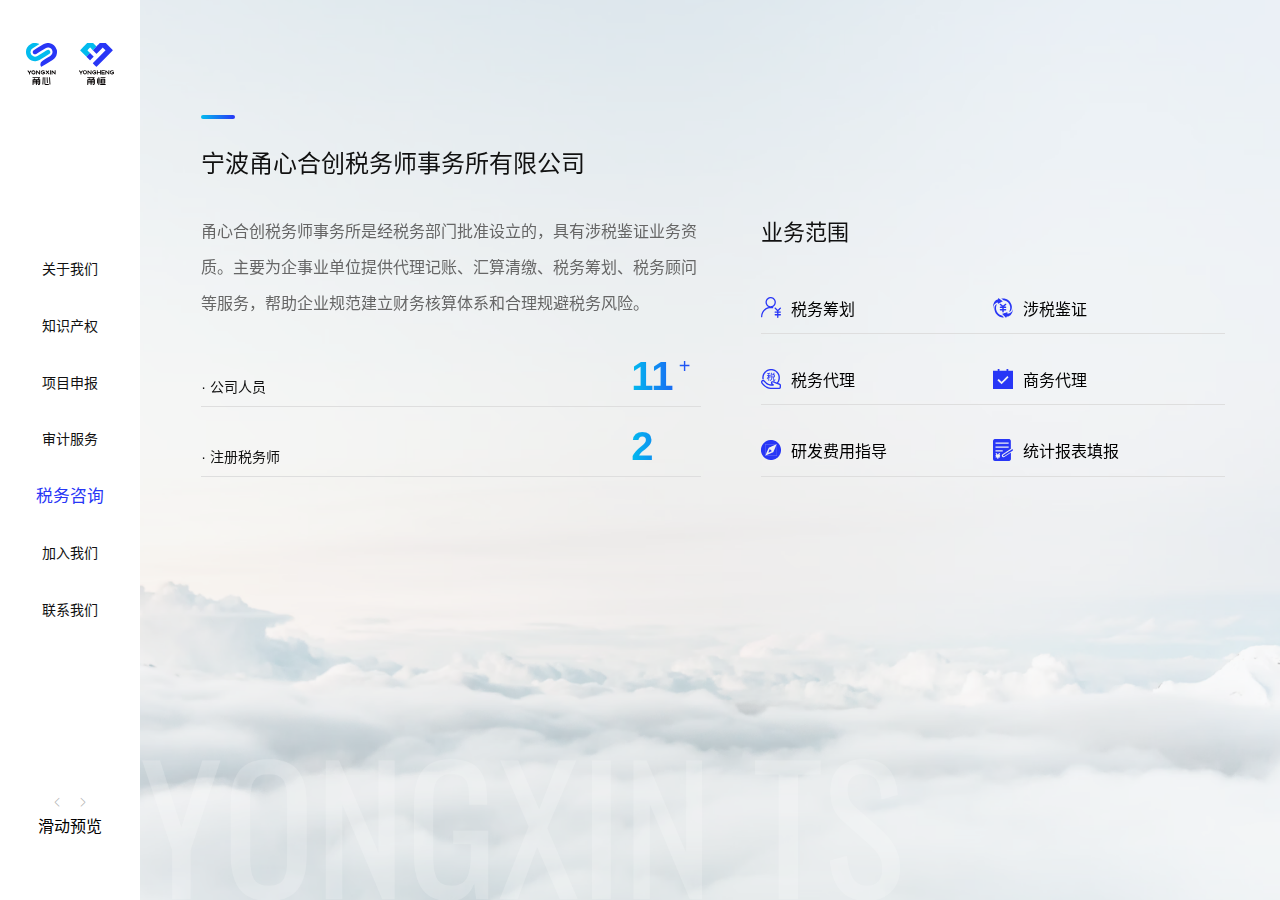
<file: tax.html>
<!DOCTYPE html>
<html lang="zh-CN">
<head>
    <meta charset="utf-8">
    <meta name="viewport" content="width=device-width, user-scalable=no, initial-scale=1.0, maximum-scale=1.0, minimum-scale=1.0">
    <meta http-equiv="X-UA-Compatible" content="ie=edge,chrome=1">
    <meta name="format-detection" content="telephone=no">
    <meta name="csrf-token" content="L572gMuS36nFpNhocX44KoDaMKpXHaSsu81OkB1I">
    <link rel="shortcut icon" href="http://www.yonghengip.com/zh_CN.ico" type="image/x-icon">
        <link rel="stylesheet" href="static/css/style.css">
    <link rel="stylesheet" href="static/css/main.css">
    <link rel="stylesheet" href="static/css/iconfont.css">
    <link rel="stylesheet" href="static/css/common.css">
    <link rel="stylesheet" href="static/css/tax.css">
    <title>税务咨询|甬心甬恒</title>
<meta name="keywords" content="宁波甬心甬恒品牌管理有限公司,甬心甬恒,高新技术企业代理（申报）,科技项目代理（申报）,专利申请,知识产权代理,财务审计,税务筹划,税务代理,税务咨询,甬心甬恒">
<meta name="description" content="税务咨询-甬心甬恒-甬心甬恒品牌始创于2011年，已有十多年多沉淀，专注于为企事业单位提供一站式、多元化专业服务。业务覆盖专利申请、项目申报、财务审计、税务咨询等，一直秉承甬心为您服务，您的满意是我们甬恒的追求的经营理念。">
</head>
<body>
    <body>
    <header>
    <div class="header">
        <a href="index.html" class="logo">
            <img src="static/picture/logo1.svg" alt="">
            <img src="static/picture/logo2.svg" alt="">
        </a>
        <div class="list">
            <a href="about.html" class="item ">
                关于我们
            </a>
            <a href="property.html" class="item ">
                知识产权
            </a>
            <a href="project.html" class="item " data-id="4">
                项目申报
            </a>
            <a href="audit.html" class="item ">
                审计服务
            </a>
            <a href="" class="item  active ">
                税务咨询
            </a>
            <a href="join.html" class="item ">
                加入我们
            </a>
            <a href="contact.html" class="item ">
                联系我们
            </a>
        </div>
        <div class="tab">
            <div class="box">
                <a class="prev">
                        <span class="iconfont icon-jinrujiantou">

                        </span>
                </a>
                <a class="next">
                        <span class="iconfont icon-jinrujiantou">

                        </span>
                </a>
            </div>
            <p>滑动预览</p>
        </div>
        <div class="more">
            <div class="head_click" style="display: none;">
                <div class="show">
                    <div></div>
                    <div></div>
                    <div></div>
                </div>
                <div class="hide"></div>
            </div>
        </div>
    </div>
</header>
<div class="fixed_menu">
    <div class="list">

        <div class="item">
            <a href="about.html">
                关于我们
            </a>
        </div>
        <div class="item">
            <a href="property.html">
                知识产权
            </a>
        </div>
        <div class="item">
            <a href="project.html">
                项目申报
            </a>
        </div>
        <div class="item">
            <a href="audit.html">
                审计服务
            </a>
        </div>
        <div class="item">
            <a href="">
                税务咨询
            </a>
        </div>
        <div class="item">
            <a href="join.html">
                加入我们
            </a>
        </div>
        <div class="item">
            <a href="contact.html">
                联系我们
            </a>
        </div>
    </div>
</div>   <div id="my-scrollbar" data-scrollbar="">
        <div class="main">
            <div class="bg">
                    <img src="static/picture/tax-bg.png" alt="">
            </div>
            <div class="bgtext" aos="fade">
                <img src="static/picture/tax-text.png" alt="">
            </div>
            <div class="text" aos="">
                    <div class="top">
                        <div class="line" aos="">

                        </div>
                        <div class="title" aos="fade-top">
                            <h2>
                                宁波甬心合创税务师事务所有限公司
                            </h2>
                        </div>

                    </div>
                    
                    <div class="bottom" aos="fade-top">
                            <div class="left">
                                <div class="content" aos="fade-top">
                                    <p>甬心合创税务师事务所是经税务部门批准设立的，具有涉税鉴证业务资质。主要为企事业单位提供<span class="null">代理记账、汇算清缴、税务筹划、税务顾问</span>等服务，帮助企业规范建立财务核算体系和合理规避税务风险。</p>
                                </div>
                                <div class="list delay" data-interval="0.3">
                                    <div class="item" aos="fade-top">
                                        <div class="key">
                                            <span>·</span> 公司人员
                                        </div>
                                        <div class="value">
                                            <div class="num count-item" data-to="20" data-speed="2">
                                            </div>
                                            <div class="add">+</div>
                                        </div>
                                    </div>
                                    <div class="item" aos="fade-top">
                                        <div class="key">
                                            <span>·</span> 注册税务师
                                        </div>
                                        <div class="value">
                                            <div class="num count-item" data-to="5" data-speed="2">
                                            </div>
                                        </div>
                                    </div>
                                </div>
                            </div>
                            <div class="right">
                                <div class="title" aos="fade-top">
                                    <h3>
                                        业务范围
                                    </h3>
                                </div>
                                <div class="list" aos="fade-top">
                                    <!--                                         <div class="item" aos="fade-top">
                                            <div class="icon">
                                                <img src="static/images/tax1.svg" alt="">
                                            </div>
                                            <p>
                                                税务筹划
                                            </p>
                                        </div>
                                                                            <div class="item" aos="fade-top">
                                            <div class="icon">
                                                <img src="static/images/tax1.svg" alt="">
                                            </div>
                                            <p>
                                                涉税鉴证
                                            </p>
                                        </div>
                                                                            <div class="item" aos="fade-top">
                                            <div class="icon">
                                                <img src="static/images/tax1.svg" alt="">
                                            </div>
                                            <p>
                                                税务代理
                                            </p>
                                        </div>
                                                                            <div class="item" aos="fade-top">
                                            <div class="icon">
                                                <img src="static/images/tax1.svg" alt="">
                                            </div>
                                            <p>
                                                商务代理
                                            </p>
                                        </div>
                                                                            <div class="item" aos="fade-top">
                                            <div class="icon">
                                                <img src="static/images/tax1.svg" alt="">
                                            </div>
                                            <p>
                                                研发费用指导
                                            </p>
                                        </div>
                                                                            <div class="item" aos="fade-top">
                                            <div class="icon">
                                                <img src="static/images/tax1.svg" alt="">
                                            </div>
                                            <p>
                                                统计报表填报
                                            </p>
                                        </div>
                                     -->
                                    <div class="item">
                                            <div class="icon">
                                                <img src="static/picture/tax1.svg" alt="">
                                            </div>
                                            <p>
                                                税务筹划
                                            </p>
                                    </div>
                                    <div class="item">
                                            <div class="icon">
                                                <img src="static/picture/tax2.svg" alt="">
                                            </div>
                                            <p>
                                                涉税鉴证
                                            </p>
                                    </div>
                                    <div class="item">
                                            <div class="icon">
                                                <img src="static/picture/tax3.svg" alt="">
                                            </div>
                                            <p>
                                                税务代理
                                            </p>
                                    </div>
                                    <div class="item">
                                            <div class="icon">
                                                <img src="static/picture/tax4.svg" alt="">
                                            </div>
                                            <p>
                                                商务代理
                                            </p>
                                    </div>
                                    <div class="item">
                                            <div class="icon">
                                                <img src="static/picture/tax5.svg" alt="">
                                            </div>
                                            <p>
                                                研发费用指导
                                            </p>
                                    </div>
                                    <div class="item">
                                            <div class="icon">
                                                <img src="static/picture/tax6.svg" alt="">
                                            </div>
                                            <p>
                                                统计报表填报
                                            </p>
                                    </div>
                                </div>
                            </div>
                    </div>
                
            </div>
        </div>
    </div>

</body>
</body>
<script src="static/js/main.js"></script>
<script src="static/js/function.js"></script>
<script src="static/js/common.js"></script>
</html>
</file>
<file: static/css/style.css>
/* common */

   
* {
    padding: 0;
    margin: 0;
    list-style: none;
    text-decoration: none;
    outline: none;
    font-family: 'PingFang SC', 'Microsoft YaHei', sans-serif !important;
}

body {
    width: 100%;
    overflow-x: hidden;
    background: #fff;
}

*, *::after, *::before {
    box-sizing: border-box;
}

::-webkit-scrollbar {
    width: 0;
}

#my-scrollbar {
    height: 100vh;
}

.scroll-content {
    overflow: hidden;
}

#Horizontal{
    width: 100%;
    overflow: hidden;
    min-height: 100vh;
}

.scrollX{
    width: fit-content;
    height: 100vh;
    display: flex;
}

.scrollbar-thumb {
    width: 5px !important;
}

@media screen and (max-width: 1365px) {
    .scrollbar-thumb {
        width: 0 !important;
    }
}

.scrollbar-track-y {
    z-index: 9999 !important;
}

.scrollbar-track {
    background-color: transparent !important;
    right: 0 !important;
}

.scrollbar-track:hover {
    cursor: grab;
}

.scrollbar-thumb {
    background: rgba(0, 0, 0, .5) !important;
}

img {
    object-fit: cover;
    vertical-align: bottom;
    max-width: 100%;
}

textarea {
    resize: none;
    font-family: inherit;
}

button {
    border: none;
    cursor: pointer;
}

.bezier .swiper-wrapper {
    transition-timing-function: cubic-bezier(.77, 0, .175, 1);
}

/*video*/
*[onclick*='video_alert(this)'] video {
    display: none;
}

.alert_video {
    width: 100%;
    height: 100vh;
    position: fixed;
    top: 0;
    left: 0;
    z-index: 9999;
    display: flex;
    align-items: center;
    justify-content: center;
    pointer-events: none;
    opacity: 0;
    transition: 1s;
}

.video_active {
    pointer-events: auto !important;
    opacity: 1 !important;
}

.alert_video .joke {
    display: flex;
    position: relative;
    z-index: 2;
}

.alert_video .joke .video {
    width: 100%;
    height: 576px;
    display: block;
}

.alert_video .joke .video video {
    width: 100%;
    height: 100%;
    object-fit: fill;
}

.alert_video .joke .close {
    margin: 0 0 0 25px;
    cursor: pointer;
    height: fit-content;
    transition: 1s;
}

.alert_video .joke .close:hover{
    transform: rotate(90deg);
}

.alert_video .joke .close svg {
    width: 30px;
    height: 30px;
    fill: #fff;
}

.alert_video .mask {
    position: absolute;
    top: 0;
    left: 0;
    width: 100%;
    height: 100%;
    z-index: 1;
    background: rgba(0, 0, 0, 0.7);
}

.alert_video.all .joke {
    width: 100%;
    height: 100%;
}

.alert_video.all .joke .video {
    height: 100%;
    object-fit: cover;
}

.alert_video.all .close {
    position: absolute;
    top: 50px;
    right: 50px;
}

.alert_video.all .joke .video video {
    object-fit: cover;
}

.none {
    display: none;
}

.block{
    display: block;
}

#my-scrollbar .scroll-content section {
    overflow: hidden;
}

table {
    border-collapse: collapse;
}
</file>
<file: static/css/iconfont.css>
@font-face {
  font-family: "iconfont"; /* Project id 4303574 */
  src: url('../font/iconfont.woff2') format('woff2'),
       url('../font/iconfont.woff') format('woff'),
       url('../font/iconfont.ttf') format('truetype');
}

.iconfont {
  font-family: "iconfont" !important;
  font-size: 16px;
  font-style: normal;
  -webkit-font-smoothing: antialiased;
  -moz-osx-font-smoothing: grayscale;
}

.icon-shubiao:before {
  content: "\e6b9";
}

.icon-weixin:before {
  content: "\e63f";
}

.icon-tuite:before {
  content: "\e652";
}

.icon-daohangluxian:before {
  content: "\e66d";
}

.icon-dingweizuobiao:before {
  content: "\e723";
}

.icon-jinrujiantou:before {
  content: "\e8f1";
}
</file>
<file: static/css/common.css>
header {
  padding-top: 43px;
  padding-bottom: 63px;
  width: 160px;
  height: 100vh;
  position: fixed;
  background-color: #fff;
  /* background-color: rgba(255,255,255,0.8); */
  z-index: 99;
}
header .header {
  height: 100%;
  display: flex;
  flex-direction: column;
  align-items: center;
  justify-content: space-between;
}
header .header .logo img:first-child {
  margin-right: 17px;
}
header .header .logo img{
  object-position: top;
}
header .header .list {
  display: flex;
  flex-direction: column;
  height: 35.18518519vh;
  justify-content: space-between;
}
header .header .list .item {
  text-align: center;
  color: #111111;
  font-size: 14px;
  transition: all 1s;
}
header .header .list .item:hover {
  color: #2836F6;
  transform: scale(1.2);
}
header .header .list .item.active {
  color: #2836F6;
  transform: scale(1.2);
}
header .header .tab .box {
  display: flex;
  justify-content: center;
}
header .header .tab .box .prev {
  transform: scaleX(-1);
  margin-right: 10px;
}
header .header .tab .box .prev,
header .header .tab .box .next {
  color: #B2B2B2;
  transition: all 1s;
  display: block;
  font-size: 18px;
  cursor: pointer;
}
header .header .tab .box .prev:hover,
header .header .tab .box .next:hover {
  color: #2836F6;
}
.main {
  position: relative;
  /* width: calc(100% - 160px); */
  /* margin-left: 160px; */
  height: 100vh;
  overflow: hidden;
}
.main .bgtext {
  position: absolute;
  left: 140px;
  bottom: 0;
  transition: all 1s 2s;
}
.main .bg {
  height: 100%;
}
.main .bg img {
  width: 100%;
  height: 100%;
}


.fixed_menu .list{
  display: flex;
  /* justify-content: center; */
  width: 100%;
  position: absolute;
  right: -100%;
  height: 100%;
  background-color: #fff;
  transition: all 1s;
  flex-direction: column;
  padding: 80px 30px 0;
}
.fixed_menu .item{
  width: 100%;
  margin: 0 auto;
  /* height: 30px; */
  padding-bottom: 10px;
  border-bottom: 1px solid rgba(0,0,0,0.05);
  margin-bottom: 20px;
  transform: translateY(20px);
  opacity: 0;
  transition: all 1s;
}
.fixed_menu.on .item{
  transform: translateY(0);
  opacity: 1;
}
.fixed_menu.on {
  clip-path: inset(0 0 0 0%);
  pointer-events: all;
  background-color: rgba(0,0,0,0.5);
}
.fixed_menu.on .list{
  transform: translateX(-100%);
}

.fixed_menu .item a {
  color: #333;
}


.fixed_menu{
  /* clip-path: inset(0 0 100% 0); */
  position: fixed;
    top: 0;
    left: 0;
    width: 100%;
    pointer-events: none;
    height: 100vh;
    z-index: 10;
    /* display: flex; */
    display: none;
    /* transition: cubic-bezier(0.77, 0, 0.175, 1) 1.5s; */
    transition: all 1.5s;
}
.more{
  display: none;
}
@media screen and (max-width: 1856px) {
  .main .bgtext {
    width: 80%;
  }
}
@media screen and (max-width: 1680px) {
  header {
    width: 140px;
  }
  /* .main {
    width: calc(100% - 140px);
    margin-left: 140px;
  } */
}
@media screen and (max-width: 1440px) {
  header .header .list {
    height: 40.185185vh;
  }
  header .header .logo img{
    height: 42px;
  }
}
@media screen and (max-width: 1280px) {
  .main .bgtext {
    width: 60%;
  }
}

@media screen and (max-width: 1024px) {
  /* header{
    width: 100%;
    height: 80px;
    padding: 0;
  } */
  .main .bgtext{
    left: 0;
  }
  header{
    background-color: #fff;
  }
  .more{
    display: block;
  }
  .more .head_click{
    display: block!important;
    position: relative;
    width: 24px;
    height: 16px;
    cursor: pointer;
    margin: 0 0 0 25px;
  }
  .more .head_click .show{
      width: 100%;
      height: 100%;
      position: absolute;
      top: 0;
      left: 0;
      bottom: 0;
      right: 0;
      margin: auto;
      display: flex;
      flex-direction: column;
      justify-content: space-between;
  }
  .more .head_click .show div{
      width: 100%;
      height: 2px;
      background: #000;
      transition: 0.6s;
      transition-delay: 0.3s;
  }
  .more .head_click .hide{
      width: 100%;
      height: 24px;
      position: absolute;
      top: 0;
      left: 0;
      bottom: 0;
      right: 0;
      margin: auto;
  }
  .more .head_click .hide:after{
      content: '';
      position: absolute;
      top: 0;
      left: 0;
      right: 0;
      bottom: 0;
      margin: auto;
      width: 100%;
      height: 2px;
      background: #000;
      transform: rotate(45deg) scaleX(0);
      transition: .75s cubic-bezier(.19,1,.22,1);
  }
  .more .head_click .hide:before{
      content: '';
      position: absolute;
      top: 0;
      left: 0;
      right: 0;
      bottom: 0;
      margin: auto;
      width: 100%;
      height: 2px;
      background: #000;
      transform: rotate(-45deg) scaleX(0);
      transition: .75s cubic-bezier(.19,1,.22,1);
  }
  .more .head_click.on .show div{
      transition-delay: unset;
  }
  .more .head_click.on .show div:first-child{
      transform: translateY(-5px);
      opacity: 0;
  }
  .more .head_click.on .show div:nth-child(2){
      opacity: 0;
  }
  .more .head_click.on .show div:last-child{
      transform: translateY(5px);
      opacity: 0;
  }

  .more .head_click.on .hide:after{
      transform: rotate(45deg) scaleX(1);
      transition-delay: 0.3s;
  }
  .more .head_click.on .hide:before{
      transform: rotate(-45deg) scaleX(1);
      transition-delay: 0.3s;
  }
  .fixed_menu{
    display: flex;
  }
  
  header .header .logo img{
    height: 36px;
  }
  header{
    height: 60px;
    width: 100%;
    padding: 0;
  }
  header .header .logo img:first-child {
    margin-right: 10px;
  }
  header .header{
    flex-direction: row;
    padding: 0 30px;
    border-bottom: 1px solid rgba(0,0,0,0.05) !important;
  }
  header .header .tab{
    display: none;
  }
  header .header .list{
    display: none;
  }
  .main {
    width: 100%;
    margin-left: 0;
    padding-top: 60px;
  }
}
@media screen and (max-width: 540px) {

  .main{
    padding-top: 60px;
    height: auto;
    min-height: 100vh;
  }
  header .header{
    padding: 0 20px;
  }
  .fixed_menu .list{
    padding: 80px 20px 0;
  }
}
</file>
<file: static/css/index.css>
.main {
  position: relative;
}
.main .down {
  display: flex;
  align-items: center;
  position: absolute;
  right: 30px;
  z-index: 10;
  transition: all 1s;
  bottom: 60px;
}
.main .down.white {
  color: #fff;
}
.main .down.white .right .line::after,
.main .down.white .right .line::before {
  background-color: #fff;
}
.main .down .right {
  display: flex;
  margin-left: 5px;
}
.main .down .right .line {
  animation: chang 2s infinite alternate;
}
.main .down .right .line:nth-child(2) {
  animation-delay: 0.5s;
}
.main .down .right .line:nth-child(3) {
  animation-delay: 1s;
}
.main .down .right .line::after,
.main .down .right .line::before {
  content: '';
  display: block;
  height: 1px;
  width: 8px;
  background-color: #111;
  transform-origin: right;
}
.main .down .right .line::after {
  transform: rotate(45deg);
}
.main .down .right .line::before {
  transform: rotate(-45deg);
}
.main .swiper-slide.swiper-slide-active .trem {
  filter: none;
}
.main .swiper-slide.swiper-slide-active .trem .text .line {
  transform: scaleX(1);
  transition-delay: 1s;
}
.main .swiper-slide.swiper-slide-active .trem .text .ch,
.main .swiper-slide.swiper-slide-active .trem .text .en {
  transform: translateX(0);
  opacity: 1;
}
.main .swiper-slide.swiper-slide-active .trem .text .ch {
  transition-delay: 0.5s;
}
.main .swiper-slide.swiper-slide-active .trem .text .en {
  transition-delay: 1s;
}
.main .swiper-slide.swiper-slide-active .trem .text .more {
  transform: translateX(0);
  opacity: 1;
  transition-delay: 1.5s;
}
.main .swiper-slide .trem {
  position: relative;
  filter: brightness(0.7);
  transition: all 1s;
}
.main .swiper-slide .trem .bg {
  height: 100vh;
}
.main .swiper-slide .trem .bg img {
  width: 100%;
  height: 100%;
  user-select: none;
}
.main .swiper-slide .trem .text {
  position: absolute;
  left: 260px;
  top: 34.4444444vh;
}
.main .swiper-slide .trem .text .line {
  width: 34px;
  height: 4px;
  background-image: linear-gradient(to right, #02BBEE, #2836F6);
  border-radius: 4px;
  margin-bottom: 58px;
  transform-origin: left;
  transition: all 1s;
  transform: scaleX(0);
}
.main .swiper-slide .trem .text .ch {
  transform: translateX(500px);
  opacity: 0;
  transition: all 1.5s;
}
.main .swiper-slide .trem .text .ch.white {
  color: #fff;
}
.main .swiper-slide .trem .text .ch h2 {
  font-size: 40px;
  line-height: 56px;
  font-weight: 400;
  user-select: none;
}
.main .swiper-slide .trem .text .en {
  transform: translateX(500px);
  opacity: 0;
  transition: all 1.5s;
  margin-top: 9px;
  user-select: none;
  font-weight: 200;
}
.main .swiper-slide .trem .text .en.white {
  color: #fff;
}
.main .swiper-slide .trem .text .more {
  transform: translateX(500px);
  opacity: 0;
  transition: all 1.5s;
  margin-top: 109px;
  align-items: center;
  display: flex;
}
.main .swiper-slide .trem .text .more .icon {
  position: relative;
  width: 52px;
  background-image: linear-gradient(to right, #02BBEE, #2836F6);
  border-radius: 50%;
  text-align: center;
  line-height: 52px;
  height: 52px;
}
.main .swiper-slide .trem .text .more .icon span {
  font-size: 30px;
  color: #fff;
  display: block;
  animation: tips 2s infinite alternate;
}
.main .swiper-slide .trem .text .more.white p {
  color: #fff;
}
.main .swiper-slide .trem .text .more .icon {
  margin-right: 15px;
}
.main .swiper-slide .trem .text .more p {
  color: #111;
  font-size: 14px;
  user-select: none;
}
.main .page {
  position: absolute;
  z-index: 9;
  bottom: 74px;
  left: 260px;
  display: flex;
  align-items: center;
}
.main .page .schedule {
  width: 125px;
  height: 2px;
  background-color: rgba(255, 255, 255, 0.3);
  position: relative;
}
.main .page .schedule::after {
  width: 100%;
  height: 100%;
  background-color: #2836F6;
  content: '';
  position: absolute;
  top: 0;
  transform: scaleX(0);
  transform-origin: right;
  transition: transform 1s;
}
.main .page .schedule.active::after {
  transform: scaleX(1);
  transform-origin: left;
  transition: transform 7s;
}
.main .page .tab {
  display: flex;
  margin-left: 15px;
}
.main .page .tab .prev span{
  display: inline-block;
  transform: rotate(180deg);
  margin-right: 10px;
}
.main .page .tab span {
  color: #fff;
  cursor: pointer;
  transition: all 1s;
}
.main .page .tab span:hover {
  color: #2836F6;
}
@keyframes tips {
  0% {
    transform: translateY(-2px);
  }
  100% {
    transform: translateY(2px);
  }
}
@keyframes chang {
  0% {
    opacity: 0;
  }
  100% {
    opacity: 1;
  }
}
@media screen and (max-width: 2560px){
	
}


@media screen and (max-width: 2048px){
	
}

@media screen and (max-width: 1856px){
	
}

@media screen and (max-width: 1792px){
	
}

@media screen and (max-width: 1680px){
	.main .swiper-slide .trem .text .ch h2 {
    font-size: 36px;
  }
  .main .swiper-slide .trem .text,
  .main .page{
    left: 240px;
  }
}

@media screen and (max-width: 1600px){
	
}
@media screen and (max-width: 1550px){
  .main .swiper-slide .trem .text .line {
    margin-bottom: 40px;
  }
  .main .swiper-slide .trem .text .ch h2 {
    font-size: 32px;
    line-height: 42px;
  }
  .main .swiper-slide .trem .text {
    top: 25.444444vh;
  }
}
@media screen and (max-width: 1440px){
	.main .swiper-slide .trem .text .ch h2 {
    font-size: 32px;
    line-height: 44px;
  }
  .main .swiper-slide .trem .text{
    top: 28.444444vh;
  }
  .main .swiper-slide .trem .text, .main .page {
    left: 220px;
  }
}

@media screen and (max-width: 1400px){
	
}

@media screen and (max-width: 1366px){
	
}
@media screen and (max-width: 1280px){
	.main .swiper-slide .trem .text .ch h2 {
    font-size: 28px;
    line-height: 36px;
  }
  .main .swiper-slide .trem .text .line {
    margin-bottom: 30px;
  }
  .main .swiper-slide .trem .text {
    top: 20.444444vh;
  }
  .main .swiper-slide .trem .text .more .icon span {
    font-size: 24px;
  }
  .main .swiper-slide .trem .text .more .icon{
    width: 42px;
    height: 42px;
    line-height: 42px;
  }
}


@media screen and (max-width: 1024px){
  .main .swiper-slide .trem .text .more{
    display: none;
  }
  .main .swiper-slide .trem .text {
    top: 15.444444vh;
    width: 100%;
    left: 0;
    padding: 0 30px;
  }
  .main .page{
    left: 30px;
  }
  .main .swiper-slide .trem .text .ch h2 {
    font-size: 28px;
    line-height: 40px;
  }
  .main .swiper-slide .trem .text .line {
    margin-bottom: 30px;
  }
  .main{
    padding-top: 0 !important;
  }
}


@media screen and (max-width: 820px){

}


@media screen and (max-width: 768px){
	
}


@media screen and (max-width: 540px){
  .main .swiper-slide .trem .text .ch h2 {
    font-size: 24px;
    line-height: 30px;
  }
  .main .swiper-slide .trem .text {
    padding: 0 20px;
    top: 34.444444vh;
  }
  .main .swiper-slide .trem .text .en p{
    font-size: 14px;
  }
  .main .page {
    left: 20px;
    bottom: 30px;
  }
  .main .down{
    bottom: 30px;
    display: none;
  }
  .main .down p{
    font-size: 14px;
  }
  .main .swiper-slide.swiper-slide-active .trem .text .line{
    width: 25px;
  }
  .main .swiper-slide .trem .text .en p br{
    display: none;
  }
}
@media screen and (max-width: 500px){
	.main .swiper-slide .trem .text .ch h2 {
    font-size: 20px;
    line-height: 24px;
  }
  .main .swiper-slide .trem .text .en p {
    font-size: 12px;
  }
  .main .page .schedule {
    width: 80px;
  }
  .main .swiper-slide .trem .text .line {
    margin-bottom: 20px;
  }
  
}

@media screen and (max-width: 414px){
	
}

@media screen and (max-width: 375px){
	
}

@media screen and (max-width: 360px){
	
}
</file>
<file: static/css/about.css>
.main .text {
  position: absolute;
  top: 15.74074074vh;
  left: 50%;
  transform: translateX(-50%);
  display: flex;
  flex-direction: column;
  align-items: center;
  margin-left: 70px;
  /* width: 690px; */
  /* width: 35.9375vw; */
  width: 700px;
}
.main .text .line {
  width: 34px;
  height: 4px;
  background-image: linear-gradient(to right, #02BBEE, #2836F6);
  border-radius: 4px;
  margin-bottom: 58px;
  transform: scaleX(0);
  transition: all 1s;
}
.main .text .line.aos-animate {
  transform: scaleX(1);
}
.main .text .title {
  margin-bottom: 54px;
}
.main .text .title.aos-animate {
  transition-delay: 0.3s;
}
.main .text .title h2 {
  font-weight: 400;
  color: #111;
  font-size: 36px;
  text-align: center;
}
.main .text .iconlist {
  display: flex;
  width: 530px;
  margin-bottom: 35px;
  justify-content: space-between;
}
.main .text .iconlist.aos-animate {
  transition-delay: 0.6s;
}
.main .text .iconlist .item {
  text-align: center;
}
.main .text .iconlist .item .top {
  height: 30px;
  line-height: 30px;
  margin-bottom: 10px;
  transition: all 1s;
}
.main .text .iconlist .item .top img{
  object-position: top;
}
.main .text .iconlist .item .bottom {
  color: #2836F6;
  font-size: 20px;
  font-weight: 700;
  transition: all 1s;
}
.main .text .iconlist .item:hover .top {
  transform: rotateY(360deg);
}
.main .text .content.aos-animate {
  transition-delay: 0.9s;
}
.main .text .content p {
  color: #666;
  line-height: 36px;
  text-align: center;
}
.main .text .list {
  display: flex;
  margin-top: 65px;
}
.main .text .list.aos-animate {
  transition-delay: 1.2s;
}
.main .text .list .item:not(:last-child) {
  margin-right: 80px;
}
.main .text .list .item .value {
  display: flex;
  background-image: linear-gradient(to right, #02BBEE, #2836F6);
  -webkit-text-fill-color: transparent;
  -webkit-background-clip: text;
}
.main .text .list .item .value .num {
  font-size: 55px;
  font-weight: 700;
  line-height: 1;
}
.main .text .list .item .value .add {
  font-size: 20px;
  margin-left: 5px;
}
.main .text .list .item .key {
  text-align: center;
  color: #666;
}
@media screen and (max-width: 1856px) {
  .main .text {
    width: 700px;
    max-width: 90%;
  }
  .main .text .title h2 {
    font-size: 32px;
  }
  .main .text .iconlist .item .bottom {
    font-size: 18px;
  }
  .main .text .content p {
    line-height: 32px;
  }
  .main .text .list .item .value .num {
    font-size: 50px;
  }
}
@media screen and (max-width: 1680px) {
  .main .text .title h2 {
    font-size: 28px;
  }
  .main .text .line {
    margin-bottom: 40px;
  }
  .main .text .title {
    margin-bottom: 40px;
  }
  .main .text .list {
    margin-top: 50px;
  }
  
}

@media screen and (max-width: 1550px) {
  .main .text .list .item .value .num {
    font-size: 42px;
  }
  .main .text .iconlist .item .bottom {
    font-size: 16px;
  }
}
@media screen and (max-width: 1440px) {
  .main .text .line,
  .main .text .iconlist,
  .main .text .title {
    margin-bottom: 30px;
  }
  .main .text .list {
    margin-top: 40px;
  }
  .main .text .list .item .value .num {
    font-size: 42px;
  }
  .main .text .title h2 {
    font-size: 24px;
  }
  /* .main .text .content p{
    font-size: 14px;
    line-height: 28px;
  } */
}
@media screen and (max-width: 1280px) {
  .main .text {
    top: 12.740741vh;
  }

}

@media screen and (max-width: 1024px) {
  .main .text{
    width: 100%;
    max-width: none;
    padding: 0 30px;
    margin-left: 0;
  }
  /* .main .bg{
    margin-top: 80px;
  } */
  .main .text .line{
    transform: scaleX(1);
  }
  
}
@media screen and (max-width: 820px) {
  .main .text{
    top: 50%;
    transform: translate(-50%,-50%);
  }
  .main .text .line{
    transform: scale(1);
  }
}
@media screen and (max-width: 540px) {
  /* .main .text .line, .main .text .iconlist, .main .text .title {
    margin-bottom: 20px;
  } */
  .main .text .iconlist{
    width: 90%;
  }
  .main .text{
    padding: 0 20px;
    position: static;
  }
  .main .text .title h2 {
    font-size: 24px;
  }
  .main .text .content p{
    font-size: 14px;
    line-height: 24px;
  }
  .main .text .iconlist .item .bottom {
    font-size: 14px;
  }
  .main .text .list {
    margin-top: 50px;
  }
  .main .text .list .item .value .num {
    font-size: 32px;
  }
  .main .text .list .item .key{
    font-size: 14px;
  }
  .main .text .iconlist .item .top {
    margin-bottom: 5px;
  }
  .main .text {
    transform: none;
    padding: 50px 20px 50px;
  }
  .main .text .list .item:not(:last-child){
    margin-right: 0;
  }
  .main .text .list{
    width: 90%;
    justify-content: space-between;
    padding: 0 40px;
  }
  .main .bg{
    position: absolute;
    z-index: -1;
  }
  .main .text .line {
    width: 25px;
  }
}
@media screen and (max-width: 500px) {
  .main .text .iconlist .item .top img{
    transform: scale(.8);
  }
  .main .text .iconlist{
    flex-wrap: wrap;
    margin-bottom: 0;
  }
  .main .text .iconlist .item{
    /* width: 50%; */
    margin-bottom: 30px;
  }
}
@media screen and (max-width: 450px) {
  .main .text .list{
    padding: 0 20px;
  }
  .main .text .list .item .value .add {
    font-size: 16px;
  }
  .main .text .title h2 {
    font-size: 20px;
  }
  .main .text .list .item .value .num {
    font-size: 28px;
  }
}
@media screen and (max-width: 414px) {
  .main .text .list {
    padding: 0 0px;
  }
}
</file>
<file: static/css/audit.css>
.bgtext img{
  opacity: .3;
}
.main .text {
  position: absolute;
  top: 20.18518518vh;
  /* left: 120px; */
  left: 10.25vw;
  /* width: 1520px; */
  width: 79.166666666vw;
  max-width: 90%;
  margin-left: 70px;
  justify-content: space-between;
}
.main .text .left{
  /* width: 588px; */
  /* width: 30.625vw; */
  flex: 1;
  margin-top: 10px;
}
.main .text .bottom{
  display: flex;
  margin-top: 60px;
  justify-content: space-between;
  flex-direction: row-reverse;
}
.main .text .top .line {
  width: 34px;
  height: 4px;
  background-image: linear-gradient(to right, #02BBEE, #2836F6);
  border-radius: 4px;
  margin-bottom: 40px;
  transform: scaleX(0);
  transform-origin: left;
  transition: all 1s;
}
.main .text .top .line.aos-animate {
  transform: scaleX(1);
}
.main .text .top .title.aos-animate {
  transition-delay: 0.3s;
}
.main .text .top .title h2 {
  font-size: 36px;
  line-height: 50px;
  font-weight: 400;
}

.main .text .bottom .left .list {
  width: 100%;
}
.main .text .bottom .left .list .item {
  display: flex;
  align-items: end;
  justify-content: space-between;
  padding-bottom: 20px;
  margin-bottom: 20px;
  border-bottom: 1px solid #DEDEDE;
  cursor: pointer;
  position: relative;
}
.main .text .bottom .left .list .item::after {
  content: '';
  width: 100%;
  height: 1px;
  position: absolute;
  bottom: -1px;
  background-color: #02BBEE;
  transform-origin: left;
  transform: scaleX(0);
  transition: all 1s;
}
.main .text .bottom .left .list .item .key {
  color: #111;
  font-size: 14px;
  transition: all 1s;
  font-weight: 700;
}
.main .text .bottom .left .list .item .value {
  display: flex;
  width: 120px;
  justify-content: end;
  background-image: linear-gradient(to right, #02BBEE, #2836F6);
  -webkit-text-fill-color: transparent;
  -webkit-background-clip: text;
  font-size: 40px;
  line-height: 1;
}
.main .text .bottom .left .list .item .value .num {
  font-size: 40px;
  font-weight: 700;
}
.main .text .bottom .left .list .item .value .add {
  font-size: 20px;
  margin-left: 5px;
}
.main .text .bottom .left .list .item .value .add span {
  font-size: 40px;
}
.main .text .bottom .left .list .item:hover::after {
  transform: scaleX(1);
}
.main .text .bottom .left .list .item:hover .key {
  color: #02BBEE;
}

/* .main .text .left .round {
  margin-top: 83px;
  width: 417px;
  height: 417px;
  border-radius: 50%;
  position: relative;
  -webkit-clip-path: circle(0% at 50% 50%);
  clip-path: circle(0% at 50% 50%);
  transition: all 3s;
}
.main .text .left .round .img {
  overflow: hidden;
  width: 100%;
  height: 100%;
  border-radius: 50%;
}
.main .text .left .round .img img {
  transition: all 2s;
}
.main .text .left .round.aos-animate {
  transition-delay: 0.6s;
  -webkit-clip-path: circle(60% at 50% 50%);
  clip-path: circle(60% at 50% 50%);
}
.main .text .left .round.aos-animate .circle img {
  transition-delay: 3s;
  -webkit-clip-path: circle(50% at 50% 50%);
  clip-path: circle(50% at 50% 50%);
}
.main .text .left .round:hover .img img {
  transform: scale(1.1);
}
.main .text .left .round .circle {
  height: 100%;
  position: absolute;
  top: 0;
  left: 50%;
  transform: translateX(-50%);
  animation: change 6s 3s infinite linear;
}
.main .text .left .round .circle img {
  margin-top: -50%;
  -webkit-clip-path: circle(0% at 50% 50%);
  clip-path: circle(0% at 50% 50%);
  transition: all 1s;
  animation: change1 6s 3s infinite linear;
} */
.main .text .right {
  width: 690px;
  /* width: 39.583333333vw; */
  margin-top: 20px;
  display: flex;
  flex-direction: column;
  justify-content: space-between;
  margin-right: 7vw;
  /* padding-bottom: 30px; */
}
.main .text .right .content.aos-animate{
  transition-delay: .6s;
}
.main .text .right .title {
  color: #111;
  font-size: 22px;
  margin-bottom: 30px;
  margin-top: 40px;
}
.main .text .right .title.aos-animate {
  transition-delay: 0.3s;
}
.main .text .right .iconlist {
  display: flex;
  flex-wrap: wrap;
  width: 400px;
  margin-top: 30px;
}
.main .text .right .iconlist.aos-animate {
  transition-delay: 0.9s;
}
.main .text .right .iconlist .item {
  color: #2836F6;
  display: flex;
  width: 50%;
  height: 25px;
  align-items: center;
  margin-bottom: 15px;
}
.main .text .right .iconlist .item .icon {
  width: 30px;
  text-align: center;
  margin-right: 10px;
}

/* .main .text .right .content.aos-animate {
  transition-delay: 0.6s;
} */
.main .text .right .content p {
  color: #666;
  font-size: 16px;
  line-height: 36px;
}
.main .text .right .list {
  display: flex;
  margin-top: 65px;
}
.main .text .right .list.aos-animate {
  transition-delay: 0.9s;
}
.main .text .right .list .item {
  flex: 1;
}
.main .text .right .list .item .value {
  display: flex;
  background-image: linear-gradient(to right, #02BBEE, #2836F6);
  -webkit-text-fill-color: transparent;
  -webkit-background-clip: text;
}
.main .text .right .list .item .value .num {
  font-size: 55px;
  font-weight: 700;
  line-height: 1;
}
.main .text .right .list .item .value .add {
  font-size: 20px;
  margin-left: 5px;
}
.main .text .right .list .item .key {
  font-size: 14px;
  color: #666;
  line-height: 24px;
}
@keyframes change {
  100% {
    transform: translateX(-50%) rotate(1turn);
  }
}
@keyframes change1 {
  100% {
    transform: rotate(-1turn);
  }
}
@media screen and (max-width: 2560px){
	
}


@media screen and (max-width: 2048px){
	
}

@media screen and (max-width: 1856px){
	.main .text .left .title h2 {
    font-size: 32px;
  }
}

@media screen and (max-width: 1792px){
	.main .text .left .title h2 {
    font-size: 32px;
  }
  .main .text .left .line{
    margin-bottom: 30px;
  }
  /* .main .text .left .round {
    margin-top: 60px;
    width: 380px;
    height: 380px;
  }
  .main .text .left .round .circle{
    width: 50px;
  } */

}

@media screen and (max-width: 1680px){
	/* .main .text .left .round {
    width: 360px;
    height: 360px;
    margin-top: 40px;
  } */
  .main .text .right {
    width: 610px;
  }
  .main .text .right .list .item .value .num {
    font-size: 50px;
  }
  .main .text .right .title {
    margin-bottom: 30px;
  }

  .main .text .right .list {
    margin-top: 50px;
  }
  .main .text {
    top: 17.185185vh;
  }
  .main .text .left .title h2 {
    font-size: 28px;
  }
  .main .text .top .title h2 {
    font-size: 32px;
  }
  .main .text .bottom .left .list .item .value .num {
    font-size: 36px;
  }
  .main .text .right .title{
    margin-top: 30px;
    margin-bottom: 20px;
    font-size: 20px;
  }
  .main .text .bottom .left .list .item {
    padding-bottom: 15px;
  }
  /* .main .text .right{
    width: 37.583333vw;
  } */
  .main .text .right{
    margin-right: 7.3125vw;
  }
  .main .text .right .content p {
    line-height: 32px;
  }
  
}

@media screen and (max-width: 1600px){
	/* .main .text .right {
    width: 42.583333vw;
  } */
}
@media screen and (max-width: 1550px){
  .main .text .top .title h2 {
    font-size: 28px;
  }
  .main .text .bottom{
    margin-top: 40px;
  }
}
@media screen and (max-width: 1440px){
  .main .text .right {
    width: 550px;
  }
	.main .text .top .line{
    margin-bottom: 30px;
  }
  .main .text .bottom {
    margin-top: 40px;
  }
  .main .text{
    width: 80%;
    left: 10%;
  }
  /* .main .text .right .content p {
    font-size: 14px;
    line-height: 28px;
  } */
  .main .text .top .title h2 {
    font-size: 24px;
  }
  .main .text .bottom .left .list .item .value .num {
    font-size: 32px;
  }

}

@media screen and (max-width: 1400px){
	
}

@media screen and (max-width: 1366px){
	
}

@media screen and (max-width: 1280px){
  .main .text {
    top: 12.185185vh;
  }
  .main .text .top .line {
    margin-bottom: 20px;
  }
  .main .text .bottom {
    margin-top: 10px;
  }
  .main .text .bottom .left .list .item {
    padding-bottom: 10px;
    margin-bottom: 10px;
  }
}

@media screen and (max-width: 1024px){
  .main .text .top .line{
    transform: scaleX(1);
    margin-bottom: 10px;
  }
  .main{
    height: auto;
    min-height: 100vh;
  }
  .main .text .left{
    width: 100%;
  }

  .main .text .bottom{
    flex-direction: column-reverse;
    margin-top: 20px;
  }
  .main .text .right{
    width: 100%;
  }
  .main .text{
    width: 100%;
    left: 0;
    max-width: none;
    top: 12.185185vh;
    padding-left: 30px;
    padding-right: 30px;
    margin-left: 0;
    position: static;
    padding-top: 30px;
    padding-bottom: 150px;
  }
  .main .bg{
    position: absolute;
    z-index: -1;
  }
  .main .text .bottom .left .list .item {
    padding-bottom: 10px;
  }

}


@media screen and (max-width: 820px){

}


@media screen and (max-width: 768px){
	
}


@media screen and (max-width: 540px){
  .main .text .bottom .left .list .item .value{
    width: 60px;
  }
	.main .text{

    position: static;
    padding: 40px 20px 100px;
  }
  .main{
    height: auto;
  }
  .main .bg{
    position: absolute;
    z-index: -1;
  }
  .main .text .top .title h2 {
    font-size: 24px;
  }
  .main .text .right .content p {
    font-size: 14px;
    line-height: 24px;
  }
  .main .text .top .title h2 {
    line-height: 40px;
  }
  .main .text .bottom .left .list .item {
    margin-bottom: 10px;
  }
  .main .text .right .iconlist .item p{
    font-size: 14px;
  }
  .main .text .bottom .left .list .item .value .num {
    font-size: 32px;
  }
  .main .text .bottom .left .list .item .value .add {
    font-size: 16px;
  }
  .main .text .right .iconlist{
    width: 100%;
  }
  .main .text .right .title{
    font-size: 18px;
  }
  .main .text .bottom .left .list .item .key{
    font-weight: 400;
  }
  .main .text .top .line{
    width: 25px;
  }
}

@media screen and (max-width: 450px){
	.main .text .top .title h2 {
    font-size: 20px;
  }
  .main .text .bottom {
    margin-top: 10px;
  }
  .main .text .bottom {
    font-size: 18px;
  }
}
@media screen and (max-width: 414px){
	
}

@media screen and (max-width: 375px){
	
}

@media screen and (max-width: 360px){
	
}
</file>
<file: static/css/join.css>
.main .rightbg {
  position: absolute;
  right: 0;
  top: 0;
  width: 46%;
  height: 100%;
}
.main .rightbg img:first-child {
  width: 100%;
  object-position: left;
  height: 100%;
}
.main .rightbg img:last-child {
  position: absolute;
  left: 0;
  top: 50%;
  transform: translateY(-50%);
  max-height: 95vh;
  opacity: 0;
  transition: all 1s 2s;
}
.main .rightbg img:last-child.aos-animate {
  opacity: 1;
}
.main .text {
  position: absolute;
  left: 260px;
  top: 0;
  height: 100%;
  display: flex;
  align-items: center;
}
.main .text.aos-animate .left .line {
  transform: scaleX(1);
}
.main .text.aos-animate .left .title {
  transition-delay: 0.3s;
}
.main .text .left {
  width: 700px;
}
.main .text .left .line {
  width: 34px;
  height: 4px;
  background-image: linear-gradient(to right, #02BBEE, #2836F6);
  border-radius: 4px;
  margin-bottom: 40px;
  transform: scaleX(0);
  transition: all 1s;
  transform-origin: left;
}
.main .text .left .title.aos-animate {
  transition-delay: 0.3s;
}
.main .text .left .title h2 {
  color: #111;
  font-size: 44px;
  font-weight: 400;
}
.main .text .left .iconlist {
  display: flex;
  flex-wrap: wrap;
  margin-top: 38px;
}
.main .text .left .iconlist.aos-animate {
  transition-delay: 0.6s;
}
.main .text .left .iconlist .item {
  width: 50%;
  display: flex;
  margin-bottom: 20px;
}
.main .text .left .iconlist .item .img {
  margin-right: 13px;
  width: 30px;
}
.main .text .left .iconlist .item .img img{
  min-width: 20px;
  height: 25px;
}
.main .text .left .iconlist .item .content h2 {
  color: #111;
  line-height: 30px;
}
.main .text .left .iconlist .item .content p {
  color: #666;
  line-height: 30px;
  font-weight: 200;
}
.main .text .left .tab {
  display: flex;
  margin-top: 20px;
}
.main .text .left .tab.aos-animate {
  transition-delay: 0.9s;
}
.main .text .left .tab .item {
  font-size: 32px;
  background-image: linear-gradient(to right, #02BBEE, #2836F6);
  -webkit-text-fill-color: transparent;
  -webkit-background-clip: text;
}
.main .text .left .tab .item:first-child {
  margin-right: 63px;
}
.main .text .left .more {
  margin-top: 78px;
  display: flex;
  align-items: center;
}
.main .text .left .more .img{
  width: 52px;
    background-image: linear-gradient(to right, #02BBEE, #2836F6);
    border-radius: 50%;
    text-align: center;
    line-height: 52px;
    height: 52px;
    margin-right: 15px;
}
.main .text .left .more span{
  font-size: 30px;
  color: #fff;
}
.main .text .left .more.aos-animate {
  transition-delay: 1.2s;
}
.main .text .left .more img {
  margin-right: 15px;
}
.main .text .left .more a {
  color: #111;
  font-size: 14px;
  transition: all 1s;
}
.main .text .left .more a:hover {
  color: #2836F6;
}
@media screen and (max-width: 2560px){
	
}


@media screen and (max-width: 2048px){
	
}

@media screen and (max-width: 1856px){
	.main .text .left .title h2{
    font-size: 40px;
  }
  .main .text .left .line{
    margin-bottom: 30px;
  }
  .main .text .left .more {
    margin-top: 60px;
  }
}

@media screen and (max-width: 1792px){
	
}

@media screen and (max-width: 1680px){
	.main .text .left .title h2 {
    font-size: 36px;
  }
  .main .text {
    left: 220px;
  }
  .main .text .left .tab .item {
    font-size: 28px;
  }
}

@media screen and (max-width: 1600px){
	.main .text .left {
    width: 600px;
  }
  .main .text .left .iconlist .item .content h3{
    font-size: 18px;
  }
  .main .text .left .iconlist .item .content p{
    font-size: 14px;
  }
  .main .text .left .more .img {
    width: 48px;
    height: 48px;
    line-height: 48px;
  }
}
@media screen and (max-width: 1550px){
  .main .text .left .title h2 {
    font-size: 28px;
  }
  .main .text .left .iconlist .item .content h3 {
    font-size: 16px;
  }
  .main .text .left .tab .item {
    font-size: 24px;
  }
  .main .text .left .more span {
    font-size: 24px;
  }
  .main .text .left .more .img {
    width: 42px;
    height: 42px;
    line-height: 42px;
  }
  .main .text {
    left: 180px;
  }
}
@media screen and (max-width: 1440px){
	.main .text .left .title h2 {
    font-size: 24px;
  }

  .main .text .left .more {
    margin-top: 40px;
  }
  .main .text .left .tab .item {
    font-size: 24px;
  }
}

@media screen and (max-width: 1400px){
	
}

@media screen and (max-width: 1366px){
	
}
@media screen and (max-width: 1280px){
  .main .text .left {
    width: 540px;
  }
  .main .text .left .tab .item {
    font-size: 20px;
  }
}

@media screen and (max-width: 1024px){
  .main .rightbg{
    display: none;
  }
  .main .text .left{
    width: 100%;
  }
  .main .text{
    height: auto;
    top:20vh;
    left: 0;
    padding: 0 30px;
  }
  .main .text .left .line{
    transform: scaleX(1);
  }

}



@media screen and (max-width: 820px){

}


@media screen and (max-width: 768px){
	
}


@media screen and (max-width: 540px){
  .main .text .left .line{
    margin-bottom: 20px;
  }
  .main .text .left .title h2 {
    font-size: 28px;
  }
  .main .text .left .iconlist{
    margin-top: 30px;
  }
  .main .text {
    padding: 30px 20px 0;
    top: 15vh;
    position: static;
  }
  .main .text .left .iconlist .item {
    width: 100%;
  }
  .main .text{
    position: static;
  }
  .main{
    min-height: 100vh;
    /* padding-top: 100px; */
    padding-bottom: 50px;
  }
  .main .bg{
    position: absolute;
    top: 0;
    z-index: -1;
    height: 100%;
  }
  .main .text .left .line{
    width: 25px;
  }
}
@media screen and (max-width: 450px){
	.main .text .left .title h2 {
    font-size: 24px;
  }
  .main .text .left .iconlist {
    margin-top: 20px;
  }
  .main .text .left .iconlist .item .img{
    transform: scale(.8);
    margin-right: 5px;
  }
  .main .text .left .tab {
    margin-top: 10px;
  }
  .main .text .left .tab .item:first-child {
    margin-right: 30px;
  }
  .main .text .left .more {
    margin-top: 30px;
  }
  .main .text .left .iconlist .item {
    margin-bottom: 10px;
  }
  .main .text .left .iconlist .item .content h3 {
    font-size: 16px;
    line-height: 28px;
  }
  .main .text .left .more span {
    font-size: 24px;
  }
  .main .text .left .more .img {
    width: 42px;
    height: 42px;
    line-height: 42px;
  }
  .main .text .left .tab .item{
    font-size: 20px;
  }
}

@media screen and (max-width: 414px){
	
}

@media screen and (max-width: 375px){
	
}

@media screen and (max-width: 360px){
	
}
</file>
<file: static/css/project.css>
.main .text {
  /* width: 1420px; */
  width: 73.9583333333vw;
  max-width: 90%;
  position: absolute;
  top: 19.44444444vh;
  /* left: 120px; */
  left: 10.25vw;
  display: flex;
  margin-left: 70px;
}
.main .text .left {
  width: 640px;
  /* width: 33.33333333vw; */
  /* margin-right: 198px; */
  margin-right: 10.3125vw;
}
.main .text .left .line {
  width: 34px;
  height: 4px;
  background-image: linear-gradient(to right, #02BBEE, #2836F6);
  border-radius: 4px;
  margin-bottom: 40px;
  transform: scaleX(0);
  transform-origin: left;
  transition: all 1s;
}
.main .text .left .line.aos-animate {
  transform: scaleX(1);
}
.main .text .left .title {
  margin-bottom: 45px;
  color: #111;
  font-size: 24px;
  line-height: 30px;
}
.main .text .left .title.aos-animate {
  transition-delay: 0.3s;
}
.main .text .left .content.aos-animate {
  transition-delay: 0.6s;
}
.main .text .left .content p {
  color: #666;
  font-size: 16px;
  line-height: 36px;
}
.main .text .left .content p span {
  color: #2836F6;
  /* font-weight: 700; */
}
.main .text .right {
  flex: 1;

}
.main .text .right .title h3{
  font-size: 22px;
  color: #111;
  font-weight: 400;
  margin-top: 75px;
  /* height: 100px;
  display: flex;
  align-items: end; */
}
.main .text .right .title h3.aos-animate{
  transition-delay: .3s;
}
.main .text .right .title.aos-animate {
  transition-delay: 0.3s;
}
.main .text .right .iconlist {
  display: flex;
  margin-top: 45px;
  justify-content: space-between;
}
.main .text .right .iconlist.aos-animate {
  transition-delay: 0.6s;
}
.main .text .right .iconlist .item:hover .top img {
  transform: rotateY(360deg);
}
.main .text .right .iconlist .item:hover .bottom {
  color: #2836F6;
}
.main .text .right .iconlist .item .top {
  text-align: center;
  position: relative;
  width: 65px;
}
.main .text .right .iconlist .item .top img {
  transition: all 1s;
}
.main .text .right .iconlist .item .top span {
  color: #2836F6;
  font-size: 18px;
  font-weight: 700;
  position: absolute;
  top: 50%;
}
.main .text .right .iconlist .item .top span:first-child {
  transform: translateY(-50%) rotate(180deg);
  left: -10px;
}
.main .text .right .iconlist .item .top span:last-child {
  transform: translateY(-50%);
  right: -10px;
}
.main .text .right .iconlist .item .bottom {
  color: #111;
  margin-top: 15px;
  font-size: 16px;
  font-weight: 700;
  transition: all 1s;
  
}
.main .text .right .list {
  display: flex;
  margin-top: 40px;
}
.main .text .right .list.aos-animate {
  transition-delay: 0.9s;
}
.main .text .right .list .item {
  flex: 1;
}
.main .text .right .list .item .value {
  display: flex;
  background-image: linear-gradient(to right, #02BBEE, #2836F6);
  -webkit-text-fill-color: transparent;
  -webkit-background-clip: text;
}
.main .text .right .list .item .value .num {
  font-size: 55px;
  font-weight: 700;
  line-height: 1;
}
.main .text .right .list .item .value .add {
  font-size: 20px;
  margin-left: 5px;
}
.main .text .right .list .item .key {
  font-size: 14px;
  color: #666;
  line-height: 24px;
}
@media screen and (max-width: 1856px){
	.main .text .left .title {
    font-size: 22px;
  }
  .main .text .right .list .item .value .num {
    font-size: 50px;
  }
}
@media screen and (max-width: 1792px){
	.main .text .left .title {
    font-size: 20px;
  }
}
@media screen and (max-width: 1680px){
  .main .text{
    width: 80%;
    left: 10%;
  }
  .main .text .right .title h3{
    /* height: 90px; */
    margin-top: 65px;
  }
  .main .text .right .iconlist .item .bottom {
    margin-top: 15px;
  }
  .main .text .right .list .item .value .num {
    font-size: 44px;
  }
  .main .text .left .content p {
    line-height: 32px;
  }
  .main .text .right .iconlist .item .top img{
    width: 60px;
  }
  .main .text .left {
    /* width: 36.333333vw; */
    width: 560px;
    margin-right: 7.3125vw;
  }
  .main .text .left .line {
    margin-bottom: 30px;
  }
  .main .text .left .title {
    margin-bottom: 35px;
  }
  .main .text .right .iconlist {
    margin-top: 35px;
  }
}
@media screen and (max-width: 1600px){
	.main .text .right .title h3,
  .main .text .left .title {
    font-size: 18px;
  }
}
@media screen and (max-width: 1550px){
  .main .text .right .list .item .value .num {
    font-size: 36px;
  }

}
@media screen and (max-width: 1440px){
  .main .text .left .content p {
    font-size: 14px;
    line-height: 28px;
  }
}
@media screen and (max-width: 1280px){
  .main .text{
    top: 10.444444vh;
  }
  .main .text .left{
    width: 500px;
  }
}
@media screen and (max-width: 1024px){
  .main .text .left .line{
    transform: scaleX(1);
  }
  .main .text .right .iconlist{
    flex-wrap: wrap;
  }
  .main .text .right .list .item .value .num {
    font-size: 40px;
  }
  .main .text .right .iconlist .item .top img {
    width: 50px;
  }
  .main .text .right .iconlist .item .top span:first-child {
    left: -5px;
    top:50%;
  }
  .main .text .right .iconlist .item .top span:last-child{
    right: -5px;
    top:50%;
  }
  .main .text .right .iconlist .item .bottom {
    margin-top: 8px;
  }
  .main .text .right .list .item .key {
    font-size: 12px;
  }
  .main .text .right .list{
    flex-wrap: wrap;
  }
  .main .text .right .list .item{
    flex: none;
    margin-bottom: 20px;
    width: 100%;
    display: flex;
    flex-direction: row-reverse;
    align-items: end;
    justify-content: space-between;
    border-bottom: 1px solid #DEDEDE;
    padding-bottom: 10px;
  }
  .main .text .right .list .item .key{
    width: 70%;
  }
  .main .text .right .list .item:last-child{
    width: 100%;
  }
  .main .text .right .iconlist .item .bottom{
    font-size: 14px;
    text-align: center;
  }
  .main .text{
    width: 100%;
    max-width: none;
    left: 0;
    padding: 0 30px;
    margin-left: 0;
  }
  .main .text .left {
    width: 48.333333vw;
    margin-right: 7.3125vw;
  }
  .main .text .right .title h3{
    display: none;
  }
/* }
@media screen and (max-width: 820px){ */
  .main .text{
    flex-direction: column;
    top: 15.444444vh;
  }
  .main .text .left{
    width: 100%;
    margin-right: 0;
  }
  .main .text .right .title{
    margin-top: 30px;
  }
  .main .text .right .iconlist,
  .main .text .right .list{
    width: 70%;

  }
  .main .text .right .list .item{
    flex: 1;
  }
  .main .text .right .list {
    margin-top: 40px;
  }
  .main .text .right .list {
    flex-direction: column;
  }
}
@media screen and (max-width: 768px){
  .main .text .right .iconlist, .main .text .right .list {
    width: 80%;
  }


}
@media screen and (max-width: 540px){
  .main .text{
    position: static;
    padding: 30px 20px 250px;
  }
  .main .bg{
    position: absolute;
    z-index: -1;
  }
  .main .text .left .content p {
    font-size: 14px;
    line-height: 24px;
  }
  .main .text .left .title {
    margin-bottom: 20px;
  }
  
  .main .text .right .iconlist, .main .text .right .list{
    width: 100%;
  }
  .main .text .left .line {
    margin-bottom: 20px;
    width: 25px;
  }
  .main .text .right .title h3 {
    font-size: 18px;
  }
  .main .text .right .iconlist {
    margin-top: 20px;
  }
  .main .text .right .list {
    margin-top: 30px;
  }
  .main .text .left .title {
    font-size: 16px;
    line-height: 24px;
  }
  .main .text .right .list .item .value .num {
    font-size: 36px;
  }
  .main .text .right .list .item{
    flex: none;
    margin-bottom: 10px;
  }
  .main .text .left .title {
    width: 220px;
  }
  .main .text .right .list .item .value .num {
    font-size: 28px;
  }
  .main .text .right .list .item .key{
    line-height: 18px;
  }
}
@media screen and (max-width: 450px){
  .main .text .right .iconlist .item .top img {
    width: 40px;
  }
  .main .text .right .iconlist .item{
    margin-bottom: 30px;
  }
  .main .text .right .iconlist .item .top{
    margin: 0 auto;
  }
  .main .text .right .list {
    margin-top: 0px;
  }
}
@media screen and (max-width: 414px){

  .main .text .right .iconlist .item .bottom {
    font-size: 12px;
  }
  .main .text .right .iconlist .item .top {
    width: 55px;
  }

}
</file>
<file: static/css/property.css>
.main .text {
  position: absolute;
  top: 15.27777778vh;
  /* left: 120px; */
  left: 10.25vw;
  margin-left: 70px;
}
.main .text .top .line {
  width: 34px;
  height: 4px;
  background-image: linear-gradient(to right, #02BBEE, #2836F6);
  border-radius: 4px;
  margin-bottom: 40px;
  transform: scaleX(0);
  transform-origin: left;
}
.main .text .top .line.aos-animate {
  transform: scaleX(1);
}
.main .text .top .title .b.aos-animate {
  transition-delay: 0.3s;
}
.main .text .top .title .b h2 {
  font-size: 36px;
  color: #111;
  font-weight: 400;
}
.main .text .top .title .b h2.aos-animate {
  transition-delay: 0.3s;
}
.main .text .top .title .l h3 {
  font-size: 20px;
  color: #111;
  font-weight: 200;
  margin-top: 5px;
}
.main .text .top .title .l.aos-animate {
  transition-delay: 0.6s;
}
.main .text .bottom {
  display: flex;
  /* width: 1568px; */
  width: 81.66666666666vw;
  margin-top: 60px;
}
.main .text .bottom .left {
  width: 640px;
  /* width: 33.8541666666vw; */
  /* margin-right: 226px; */
  margin-right: 7.77083333vw;
  margin-top: 20px;
}
.main .text .bottom .left .content.aos-animate {
  transition-delay: 0.9s;
}
.main .text .bottom .left .content p {
  color: #666;
  line-height: 36px;
}
.main .text .bottom .left .content p span {
  color: #2836F6;
}
.main .text .bottom .left .list {
  display: flex;
  margin-top: 100px;
}
.main .text .bottom .left .list.aos-animate {
  transition-delay: 1.2s;
}
.main .text .bottom .left .list .item:not(:last-child) {
  margin-right: 80px;
}
.main .text .bottom .left .list .item .value {
  display: flex;
  background-image: linear-gradient(to right, #02BBEE, #2836F6);
  -webkit-text-fill-color: transparent;
  -webkit-background-clip: text;
}
.main .text .bottom .left .list .item .value .num {
  font-size: 50px;
  font-weight: 700;
  line-height: 1;
}
.main .text .bottom .left .list .item .value .add {
  font-size: 20px;
  display: flex;
  align-items: end;
  margin-left: 5px;
}
.main .text .bottom .left .list .item .key {
  text-align: center;
  color: #666;
  margin-top: 10px;
}
.main .text .bottom .right {
  flex: 1;
}
.main .text .bottom .right .list {
  width: 100%;
}
.main .text .bottom .right .list .item {
  display: flex;
  align-items: end;
  justify-content: space-between;
  padding-bottom: 10px;
  margin-bottom: 20px;
  border-bottom: 1px solid #DEDEDE;
  cursor: pointer;
  position: relative;
}
.main .text .bottom .right .list .item::after {
  content: '';
  width: 100%;
  height: 1px;
  position: absolute;
  bottom: -1px;
  background-color: #02BBEE;
  transform-origin: left;
  transform: scaleX(0);
  transition: all 1s;
}
.main .text .bottom .right .list .item .key {
  color: #111;
  font-size: 14px;
  transition: all 1s;
}
.main .text .bottom .right .list .item .value {
  display: flex;
  width: 120px;
  background-image: linear-gradient(to right, #02BBEE, #2836F6);
  -webkit-text-fill-color: transparent;
  -webkit-background-clip: text;
  font-size: 40px;
  line-height: 1;
}
.main .text .bottom .right .list .item .value .num {
  font-size: 40px;
  font-weight: 700;
}
.main .text .bottom .right .list .item .value .add {
  font-size: 20px;
  margin-left: 5px;
}
.main .text .bottom .right .list .item .value .add span {
  font-size: 40px;
}
.main .text .bottom .right .list .item:hover::after {
  transform: scaleX(1);
}
.main .text .bottom .right .list .item:hover .key {
  color: #02BBEE;
}
@media screen and (max-width: 2560px){
	
}


@media screen and (max-width: 2048px){
	
}

@media screen and (max-width: 1856px){
	.main .text .top .title .b h2 {
    font-size: 32px;
  }
  .main .text .bottom .right .list .item .value,
  .main .text .bottom .right .list .item .value .num {
    font-size: 36px;
  }
  .main .text .bottom .left .list .item .value .num {
    font-size: 44px;
  }
}

@media screen and (max-width: 1792px){
	
}

@media screen and (max-width: 1680px){
	/* .main .text .bottom .left {
    width: 37.854167vw;
    margin-right: 180px;
  } */
  .main .text .bottom .right .list .item{
    margin-bottom: 10px;
  }
  .main .text .top .title .l h3 {
    font-size: 18px;
  }
  .main .text .bottom {
    margin-top: 40px;
    width: 100%;
  }
  .main .text{
    width: 80%;
    left: 10%;
  }
  .main .text .bottom .left .list {
    margin-top: 70px;
  }
  .main .text .top .line {
    margin-bottom: 30px;
  }
  .main .text .top .title .b h2 {
    font-size: 28px;
  }
  .main .text .bottom {
    margin-top: 30px;
  }
  .main .text .bottom .left .content p {
    line-height: 32px;
  }
  .main .text .bottom .right .list .item .value,
  .main .text .bottom .right .list .item .value .num {
    font-size: 32px;
  }
}

@media screen and (max-width: 1600px){
	/* .main .text .bottom .left {
    width: 40.854167vw;
    margin-right: 100px;
  } */
}
@media screen and (max-width: 1550px){
  .main .text .bottom .left .list .item .value .num {
    font-size: 36px;
  }
  .main .text .bottom .right .list .item .value, .main .text .bottom .right .list .item .value .num {
    font-size: 28px;
  }
  .main .text .bottom .right .list .item .value {
    width: 90px;
  }
  .main .text .top .title .l h3 {
    font-size: 16px;
  }
}
@media screen and (max-width: 1440px){
  .main .text .bottom .left {
    width: 570px;
  }
  .main .text .bottom .left .list .item .value .num {
    font-size: 40px;
  }
  .main .text .bottom .left .list .item .value .add {
    font-size: 16px;
  }
  .main .text .bottom .left .list .item .key{
    font-size: 14px;
  }
  .main .text .bottom .right .list .item .value {
    width: 100px;
  }
  .main .text .top .title .b h2 {
    font-size: 24px;
  }
  .main .text .bottom .left .content p{
    font-size: 14px;
    line-height: 28px;
  }
}

@media screen and (max-width: 1400px){
	
}

@media screen and (max-width: 1366px){
	
}
@media screen and (max-width: 1280px){

	.main .text{
    top: 10.277778vh;
  }
  .main .text .bottom .left{
    margin-top: 5px;
    width: 500px;
  }
  /* .main .text .bottom .left .content p{
    font-size: 14px;
    line-height: 28px;
  } */
  .main .text .top .line {
    margin-bottom: 20px;
  }
  .main .text .bottom {
    margin-top: 20px;
  }
}
@media screen and (max-width:1024px){
  .main .text .top .line{
    transform: scaleX(1);
    margin-bottom: 20px;
  }
  .main .text{
    left: 0;
    width: 100%;
    padding: 30px 30px 150px;
    margin-left: 0;
    position: static;
    
  }
  .main{
    height: auto;
    min-height: 100vh;
  }
  .main .bg{
    position: absolute;
    z-index: -1;
  }
  .main .text .top .title .l h3 {
    font-size: 16px;
  }
  .main .text .bottom .right .list .item .value, .main .text .bottom .right .list .item .value .num {
    font-size: 28px;
  }
  .main .text .bottom .left {
    width: 50.854167vw;
    margin-right: 60px;
    margin-top: 5px;
  }
  .main .text .bottom .left .list {
    margin-top: 30px;
  }
}




@media screen and (max-width: 820px){
  .main .text .bottom{
    flex-direction: column;
  }
  .main .text .bottom .left{
    width: 100%;
    margin-right: 0;
    margin-bottom: 30px;
  }
  .main .text .bottom .left .list .item .value .num {
    font-size: 36px;
  }
  .main .text .bottom .left .list .item .key {
    margin-top: 5px;
  }
}


@media screen and (max-width: 768px){
	
}


@media screen and (max-width: 540px){
	.main .text{
    position: static;
    padding: 30px 20px 120px;
  }
  .main .bg{
    z-index: -1;
    position: absolute;
  }
  .main .text .top .line{
    width: 25px;
  }
  .main .text .bottom .left .content p{
    font-size: 14px;
    line-height: 28px;
  }
  .main .text .top .title .b h2 {
    font-size: 24px;
  }
  .main .text .top .title .l h3 {
    font-size: 14px;
  }
  .main .text .bottom {
    margin-top: 20px;
  }
  .main .text .bottom .left .list .item:not(:last-child) {
    margin-right: 50px;
  }
  .main .text .bottom .left .list .item .key {
    font-size: 12px;
  }
}
@media screen and (max-width: 450px){
	.main .text .top .title .b h2 {
    font-size: 20px;
  }
  .main .text .bottom .left .list {
    margin-top: 20px;
    justify-content: space-between;
  }
  .main .text .top .title .l h3 {
    font-size: 12px;
  }
  .main .text .bottom .left .content p {
    line-height: 24px;
  }
  .main .text .bottom .left .list .item:not(:last-child) {
    margin-right: 0px;
  }
  .main .text .bottom .right .list .item .value {
    width: 90px;
  }

}

@media screen and (max-width: 414px){
  .main .text .bottom .right .list .item .key {
    font-size: 12px;
  }
}

@media screen and (max-width: 375px){
	
}

@media screen and (max-width: 360px){
	
}
</file>
<file: static/css/tax.css>
.main .text {
  position: absolute;
  top: 0;
  padding-top: 24.72222222vh;
  /* left: 101px; */
  left: 10.260416666vw;
  /* flex-direction: column; */
  margin-left: 70px;
  /* width: 1385px; */
  /* width: 72.135416666vw; */
  width: 81.135416666vw;
  max-width: 90%;
  height: 100%;
}
.main .text .left{
  /* width: 40.625vw; */
  /* width: 44%; */
  width: 650px;
  display: flex;
  flex-direction: column;
  justify-content: space-between;
}
.main .text .top .line {
  width: 34px;
  height: 4px;
  background-image: linear-gradient(to right, #02BBEE, #2836F6);
  border-radius: 4px;
  margin-bottom: 40px;
  transform: scaleX(0);
  transition: all 1s;
  transform-origin: left;
}
.main .text .top .line.aos-animate {
  transform: scaleX(1);
}
.main .text .top .title.aos-animate {
  transition-delay: 0.3s;
}
.main .text .top .title h2 {
  color: #111;
  font-size: 36px;
  line-height: 50px;
  font-weight: 400;
}
.main .text .bottom{
  margin-top: 60px;
  display: flex;
}
.main .text .bottom .left .content {
  line-height: 36px;
  color: #666;
  margin-bottom: 40px;
}
.main .text .top .content.aos-animate {
  transition-delay: 0.6s;
}
.main .text .top .content p span {
  color: #2836F6;
  /* font-weight: 700; */
}
.main .text .bottom {
  margin-top: 60px;
  display: flex;
  justify-content: space-between;
  /* flex-direction: column; */
  /* margin-left: 140px; */
  /* flex: 1; */
}
.main .text .bottom.aos-animate {
  transition-delay: 0.9s;
}
.main .text .bottom .img {
  margin-right: 24px;
}
.main .text .right{
  /* margin-left: 180px; */
  margin-left: 7vw;
  flex: 1;
  /* width: 48%; */
  display: flex;
    flex-direction: column;
    justify-content: space-between;
}
.main .text .right  .list {
  display: grid;
  grid-template-columns: repeat(2, 1fr);
  /* grid-gap: 0 50px; */
  /* display: flex;
  flex-direction: column;
  justify-content: space-between; */
  width: 100%;
  margin-top: 30px;
}
.main .text .right .title h3{
  font-size: 22px;
    color: #111;
    font-weight: 400;

}
.main .text .right  .list .item {
  display: flex;
  align-items: center;
  font-size: 20px;
  border-bottom: 1px solid #DEDEDE;
  padding-bottom: 10px;
}
.main .text .right  .list .item:nth-last-child(n+3){
  margin-bottom: 47px;
}
.main .text .right  .list .item .icon{
  width: 24px;
  margin-right: 10px;
}
.main .text .right  .list.aos-animate{
  transition-delay: .3s;
}
/* .main .text .right .list .item::before {
  width: 6px;
  height: 6px;
  content: '';
  border-radius: 50%;
  margin-right: 10px;
  display: inline-block;
  background-image: linear-gradient(to right, #02BBEE, #2836F6);
} */
.main .text .bottom  {
  /* margin-left: 181px; */
  /* margin-left: 220px; */
  /* padding-bottom: 174px; */
  padding-bottom: 250px;
  width: 100%;
  display: flex;
}

.main .text .bottom .left .list .item {
  display: flex;
  align-items: flex-end;
  justify-content: space-between;
  padding-bottom: 10px;
  border-bottom: 1px solid #DEDEDE;
  height: 45px;
}

.main .text .bottom .left .list .item:not(:last-child){
  margin-bottom: 25px;
}
.main .text .bottom .left .list .item::after {
  content: '';
  width: 100%;
  height: 1px;
  position: absolute;
  bottom: -1px;
  background-color: #02BBEE;
  transform-origin: left;
  transform: scaleX(0);
  transition: all 1s;
}
.main .text .bottom .left .list .item:hover::after {
  transform: scaleX(1);
}
.main .text .bottom .left .list .item:hover .key {
  color: #02BBEE;
}
.main .text .bottom .left .list .item .key {
  color: #111;
  font-size: 14px;
  transition: all 1s;
}
.main .text .bottom .left .list .item .value {
  display: flex;
  width: 70px;
  background-image: linear-gradient(to right, #02BBEE, #2836F6);
  -webkit-text-fill-color: transparent;
  -webkit-background-clip: text;
  font-size: 40px;
  line-height: 1;
}
.main .text .bottom .left .list .item .value .num {
  font-size: 40px;
  font-weight: 700;
}
.main .text .bottom .left .list .item .value .add {
  font-size: 20px;
  margin-left: 5px;
}
.main .text .bottom .left .list .item .value .add span {
  font-size: 40px;
}
@media screen and (max-width: 2560px){
	
}


@media screen and (max-width: 2048px){
	
}

@media screen and (max-width: 1856px){
	.main .text .top .title h2 {
    font-size: 32px;
  }
  .main .text .top .line {
    margin-bottom: 30px;
  }
  .main .text .top .content {
    margin-top: 40px;
  }

  /* .main .text .bottom .left .list {
    margin-top: 22px;
  } */

  .main .text .right  .list .item:nth-last-child(n+3){
    margin-bottom: 30px;
  }
  .main .text .bottom .right .list .item .value .num {
    font-size: 36px;
  }
  /* .main .text .right .list {
    margin-top: 30px;
  } */
}

@media screen and (max-width: 1792px){
	
}

@media screen and (max-width: 1680px){
	.main .text .top .title h2 {
    font-size: 28px;
  }
  .main .text {
    width: 80%;
    padding-top: 15.722222vh;
  }
  .main .text .top .content {
    margin-top: 30px;
    line-height: 32px;
  }



  .main .text .bottom .left .list .item{
    font-size: 14px;
  }
  /* .main .text .bottom .right {
    margin-left: 120px;
  } */
  /* .main .text .bottom {
    margin-top: 60px;
  } */
  /* .main .text .bottom .left .list{
    margin-top: 10px;
  } */
  /* .main .text .right .list {
    margin-top: 20px;
  } */
  .main .text .bottom {
    margin-top: 60px;
  }



  .main .text .right .list {
    margin-top: 45px;
  }
  .main .text .left {
    width: 560px;
  }
}

@media screen and (max-width: 1600px){
	
}

@media screen and (max-width: 1440px){
	.main .text .top .title h2 {
    font-size: 24px;
  }
  /* .main .text .bottom {
    margin-left: 80px;
  } */

.main .text .bottom {
  margin-top: 60px;
}
.main .text .right .list .item {
  font-size: 18px;
}
.main .text .bottom .right {
  margin-left: 60px;
}
}

@media screen and (max-width: 1400px){
	
}

@media screen and (max-width: 1366px){
	.main .text .left {
    width: 500px;
  }
}
@media screen and (max-width: 1280px){
  .main .text{
    padding-top: 12.722222vh;
  }
  .main .text .top .line {
    margin-bottom: 20px;
  }
  .main .text .top .content {
    margin-top: 20px;
  }
  .main .text .bottom {
    margin-top: 25px;
  }
  .main .text .bottom .right .list .item .value .num {
    font-size: 32px;
  }

  .main .text .right .list .item {
    font-size: 16px;
  }
  .main .text .right .list .item .icon {
    width: 20px;
  }
  .main .text .right .list {
    margin-top: 38px;
    height: 70%;
  }
  .main .text .bottom .list .item .value .num {
    font-size: 32px;
  }
}

@media screen and (max-width:1024px){
  .main .text .right .list{
    height: auto;
  }
  .main .text{
    width: 100%;
    padding-left: 30px;
    padding-right: 30px;
    left: 0;
    max-width: none;
    margin-left: 0;
  }
  .main .text .top .title h2 {
    font-size: 24px;
  }
  /* .main .text .bottom .right {
    margin-left: 60px;
  } */
  .main .text .bottom .left {
    width: 50.625vw;
  }
  .main .text .bottom .left .img{
    display: none;
  }
  .main .text .bottom .left .list .item{
    margin-bottom: 20px;
  }
  .main .text .top .line{
    transform: scaleX(1);
  }

  .main .text{
    flex-direction: column;
  }
  .main .text .bottom .left,
  .main .text .top{
    width: 100%;
  }
  .main .text .bottom{
    margin-left: 0;
    width: 100%;
    flex-direction: column;
    padding-bottom: 0;
  }
  .main .text .bottom .right{
    width: 100%;
    margin-left: 0;
  }


  .main .text .left{
    width: 100%;
  }
  .main .text .right{
    margin-left: 0;
    margin-top: 20px;
  }
  .main .text .right .list{
    display: grid;
    grid-template-columns: repeat(3, 1fr);
    grid-gap: 0 14px;
  }
  .main .text .right .list .item{
    margin-bottom: 25px;
    border: none;
    font-size: 16px;
  }
  .main .text{
    justify-content: start;
  }
  .main .text .right{
    width: 100%;
  }
}




@media screen and (max-width: 820px){
  .main .text .top .line{
    transform: scaleX(1);
  }
  .main .text{
    padding-top: 0;
    top: 11.722222vh;
    flex-direction: column;
  }
  .main .text .top{
    width: 100%;
  }
  .main .text .bottom{
    flex-direction: column;
  }
  .main .text .bottom .right{
    margin-left: 0;
    width: 100%;
  }
  .main .text .bottom .right .img img{
    width: 50%;
  }


  .main .text .bottom{
    justify-content: start;
  }
}


@media screen and (max-width: 768px){
	
}


@media screen and (max-width: 540px){
	.main .text{
    position: static;
    padding: 30px 20px 60px;
  }
  .main .bg{
    position: absolute;
    z-index: -1;
  }
  .main .text .bottom .right {
    padding-bottom: 50px;
  }
  .main .text .top .content {
    margin-top: 10px;
    font-size: 14px;
    line-height: 28px;
    
  }
  .main .text .bottom .right .img img {
    width: 80%;
  }
  .main .text .top .line {
    margin-bottom: 20px;
    width: 25px;
  }
  .main .text .bottom .left,
  .main .text .bottom .left .list{
    width: 100%;
  }

  .main .text .bottom{
    margin-top: 20px;
  }
  .main .text .bottom .left .list .item .value .num {
    font-size: 32px;
  }
}
@media screen and (max-width: 450px){
	.main .text .top .title h2 {
    font-size: 20px;
    line-height: 40px;
  }
  .main .text .bottom .right .list .item {
    margin-bottom: 10px;
  }
  .main .text .bottom .left .list {
    grid-template-columns: repeat(2, 1fr);
  }
  .main .text .bottom .right{
    width: 100%;
  }
  .main .text .bottom .right .list .item .value .num {
    font-size: 32px;
  }
  .main .text .bottom .right .img img {
    width: 100%;
  }
  .main .text .right .list{
    grid-template-columns: repeat(2, 1fr);
    
  }
}

@media screen and (max-width: 414px){
	
}

@media screen and (max-width: 375px){
	
}

@media screen and (max-width: 360px){
	
}
</file>
<file: static/css/main.css>
/* aos */
[aos][aos][aos-easing=linear], body[aos-easing=linear] [aos] {
    -webkit-transition-timing-function: cubic-bezier(.25, .25, .75, .75);
    transition-timing-function: cubic-bezier(.25, .25, .75, .75)
}

[aos][aos][aos-easing=ease], body[aos-easing=ease] [aos] {
    -webkit-transition-timing-function: cubic-bezier(.25, .1, .25, 1);
    transition-timing-function: cubic-bezier(.25, .1, .25, 1)
}

[aos][aos][aos-easing=ease-in], body[aos-easing=ease-in] [aos] {
    -webkit-transition-timing-function: cubic-bezier(.42, 0, 1, 1);
    transition-timing-function: cubic-bezier(.42, 0, 1, 1)
}

[aos][aos][aos-easing=ease-out], body[aos-easing=ease-out] [aos] {
    -webkit-transition-timing-function: cubic-bezier(0, 0, .58, 1);
    transition-timing-function: cubic-bezier(0, 0, .58, 1)
}

[aos][aos][aos-easing=ease-in-out], body[aos-easing=ease-in-out] [aos] {
    -webkit-transition-timing-function: cubic-bezier(.42, 0, .58, 1);
    transition-timing-function: cubic-bezier(.42, 0, .58, 1)
}

[aos][aos][aos-easing=ease-in-back], body[aos-easing=ease-in-back] [aos] {
    -webkit-transition-timing-function: cubic-bezier(.6, -.28, .735, .045);
    transition-timing-function: cubic-bezier(.6, -.28, .735, .045)
}

[aos][aos][aos-easing=ease-out-back], body[aos-easing=ease-out-back] [aos] {
    -webkit-transition-timing-function: cubic-bezier(.175, .885, .32, 1.275);
    transition-timing-function: cubic-bezier(.175, .885, .32, 1.275)
}

[aos][aos][aos-easing=ease-in-out-back], body[aos-easing=ease-in-out-back] [aos] {
    -webkit-transition-timing-function: cubic-bezier(.68, -.55, .265, 1.55);
    transition-timing-function: cubic-bezier(.68, -.55, .265, 1.55)
}

[aos][aos][aos-easing=ease-in-sine], body[aos-easing=ease-in-sine] [aos] {
    -webkit-transition-timing-function: cubic-bezier(.47, 0, .745, .715);
    transition-timing-function: cubic-bezier(.47, 0, .745, .715)
}

[aos][aos][aos-easing=ease-out-sine], body[aos-easing=ease-out-sine] [aos] {
    -webkit-transition-timing-function: cubic-bezier(.39, .575, .565, 1);
    transition-timing-function: cubic-bezier(.39, .575, .565, 1)
}

[aos][aos][aos-easing=ease-in-out-sine], body[aos-easing=ease-in-out-sine] [aos] {
    -webkit-transition-timing-function: cubic-bezier(.445, .05, .55, .95);
    transition-timing-function: cubic-bezier(.445, .05, .55, .95)
}

[aos][aos][aos-easing=ease-in-quad], [aos][aos][aos-easing=ease-in-cubic], [aos][aos][aos-easing=ease-in-quart], body[aos-easing=ease-in-quad] [aos], body[aos-easing=ease-in-cubic] [aos], body[aos-easing=ease-in-quart] [aos] {
    -webkit-transition-timing-function: cubic-bezier(.55, .085, .68, .53);
    transition-timing-function: cubic-bezier(.55, .085, .68, .53)
}

[aos][aos][aos-easing=ease-out-quad], [aos][aos][aos-easing=ease-out-cubic], [aos][aos][aos-easing=ease-out-quart], body[aos-easing=ease-out-quad] [aos], body[aos-easing=ease-out-cubic] [aos], body[aos-easing=ease-out-quart] [aos] {
    -webkit-transition-timing-function: cubic-bezier(.25, .46, .45, .94);
    transition-timing-function: cubic-bezier(.25, .46, .45, .94)
}

[aos][aos][aos-easing=ease-in-out-quad], [aos][aos][aos-easing=ease-in-out-cubic], [aos][aos][aos-easing=ease-in-out-quart], body[aos-easing=ease-in-out-quad] [aos], body[aos-easing=ease-in-out-cubic] [aos], body[aos-easing=ease-in-out-quart] [aos] {
    -webkit-transition-timing-function: cubic-bezier(.455, .03, .515, .955);
    transition-timing-function: cubic-bezier(.455, .03, .515, .955)
}

[aos][aos][aos-duration='50'], body[aos-duration='50'] [aos] {
    -webkit-transition-duration: 50ms;
    transition-duration: 50ms
}

[aos][aos][aos-duration='100'], body[aos-duration='100'] [aos] {
    -webkit-transition-duration: .1s;
    transition-duration: .1s
}

[aos][aos][aos-duration='150'], body[aos-duration='150'] [aos] {
    -webkit-transition-duration: 150ms;
    transition-duration: 150ms
}

[aos][aos][aos-duration='200'], body[aos-duration='200'] [aos] {
    -webkit-transition-duration: .2s;
    transition-duration: .2s
}

[aos][aos][aos-duration='250'], body[aos-duration='250'] [aos] {
    -webkit-transition-duration: 250ms;
    transition-duration: 250ms
}

[aos][aos][aos-duration='300'], body[aos-duration='300'] [aos] {
    -webkit-transition-duration: .3s;
    transition-duration: .3s
}

[aos][aos][aos-duration='350'], body[aos-duration='350'] [aos] {
    -webkit-transition-duration: 350ms;
    transition-duration: 350ms
}

[aos][aos][aos-duration='400'], body[aos-duration='400'] [aos] {
    -webkit-transition-duration: .4s;
    transition-duration: .4s
}

[aos][aos][aos-duration='450'], body[aos-duration='450'] [aos] {
    -webkit-transition-duration: 450ms;
    transition-duration: 450ms
}

[aos][aos][aos-duration='500'], body[aos-duration='500'] [aos] {
    -webkit-transition-duration: .5s;
    transition-duration: .5s
}

[aos][aos][aos-duration='550'], body[aos-duration='550'] [aos] {
    -webkit-transition-duration: 550ms;
    transition-duration: 550ms
}

[aos][aos][aos-duration='600'], body[aos-duration='600'] [aos] {
    -webkit-transition-duration: .6s;
    transition-duration: .6s
}

[aos][aos][aos-duration='650'], body[aos-duration='650'] [aos] {
    -webkit-transition-duration: 650ms;
    transition-duration: 650ms
}

[aos][aos][aos-duration='700'], body[aos-duration='700'] [aos] {
    -webkit-transition-duration: .7s;
    transition-duration: .7s
}

[aos][aos][aos-duration='750'], body[aos-duration='750'] [aos] {
    -webkit-transition-duration: 750ms;
    transition-duration: 750ms
}

[aos][aos][aos-duration='800'], body[aos-duration='800'] [aos] {
    -webkit-transition-duration: .8s;
    transition-duration: .8s
}

[aos][aos][aos-duration='850'], body[aos-duration='850'] [aos] {
    -webkit-transition-duration: 850ms;
    transition-duration: 850ms
}

[aos][aos][aos-duration='900'], body[aos-duration='900'] [aos] {
    -webkit-transition-duration: .9s;
    transition-duration: .9s
}

[aos][aos][aos-duration='950'], body[aos-duration='950'] [aos] {
    -webkit-transition-duration: 950ms;
    transition-duration: 950ms
}

[aos][aos][aos-duration='1000'], body[aos-duration='1000'] [aos] {
    -webkit-transition-duration: 1s;
    transition-duration: 1s
}

[aos][aos][aos-duration='1050'], body[aos-duration='1050'] [aos] {
    -webkit-transition-duration: 1.05s;
    transition-duration: 1.05s
}

[aos][aos][aos-duration='1100'], body[aos-duration='1100'] [aos] {
    -webkit-transition-duration: 1.1s;
    transition-duration: 1.1s
}

[aos][aos][aos-duration='1150'], body[aos-duration='1150'] [aos] {
    -webkit-transition-duration: 1.15s;
    transition-duration: 1.15s
}

[aos][aos][aos-duration='1200'], body[aos-duration='1200'] [aos] {
    -webkit-transition-duration: 1.2s;
    transition-duration: 1.2s
}

[aos][aos][aos-duration='1250'], body[aos-duration='1250'] [aos] {
    -webkit-transition-duration: 1.25s;
    transition-duration: 1.25s
}

[aos][aos][aos-duration='1300'], body[aos-duration='1300'] [aos] {
    -webkit-transition-duration: 1.3s;
    transition-duration: 1.3s
}

[aos][aos][aos-duration='1350'], body[aos-duration='1350'] [aos] {
    -webkit-transition-duration: 1.35s;
    transition-duration: 1.35s
}

[aos][aos][aos-duration='1400'], body[aos-duration='1400'] [aos] {
    -webkit-transition-duration: 1.4s;
    transition-duration: 1.4s
}

[aos][aos][aos-duration='1450'], body[aos-duration='1450'] [aos] {
    -webkit-transition-duration: 1.45s;
    transition-duration: 1.45s
}

[aos][aos][aos-duration='1500'], body[aos-duration='1500'] [aos] {
    -webkit-transition-duration: 1.5s;
    transition-duration: 1.5s
}

[aos][aos][aos-duration='1550'], body[aos-duration='1550'] [aos] {
    -webkit-transition-duration: 1.55s;
    transition-duration: 1.55s
}

[aos][aos][aos-duration='1600'], body[aos-duration='1600'] [aos] {
    -webkit-transition-duration: 1.6s;
    transition-duration: 1.6s
}

[aos][aos][aos-duration='1650'], body[aos-duration='1650'] [aos] {
    -webkit-transition-duration: 1.65s;
    transition-duration: 1.65s
}

[aos][aos][aos-duration='1700'], body[aos-duration='1700'] [aos] {
    -webkit-transition-duration: 1.7s;
    transition-duration: 1.7s
}

[aos][aos][aos-duration='1750'], body[aos-duration='1750'] [aos] {
    -webkit-transition-duration: 1.75s;
    transition-duration: 1.75s
}

[aos][aos][aos-duration='1800'], body[aos-duration='1800'] [aos] {
    -webkit-transition-duration: 1.8s;
    transition-duration: 1.8s
}

[aos][aos][aos-duration='1850'], body[aos-duration='1850'] [aos] {
    -webkit-transition-duration: 1.85s;
    transition-duration: 1.85s
}

[aos][aos][aos-duration='1900'], body[aos-duration='1900'] [aos] {
    -webkit-transition-duration: 1.9s;
    transition-duration: 1.9s
}

[aos][aos][aos-duration='1950'], body[aos-duration='1950'] [aos] {
    -webkit-transition-duration: 1.95s;
    transition-duration: 1.95s
}

[aos][aos][aos-duration='2000'], body[aos-duration='2000'] [aos] {
    -webkit-transition-duration: 2s;
    transition-duration: 2s
}

[aos][aos][aos-duration='2050'], body[aos-duration='2050'] [aos] {
    -webkit-transition-duration: 2.05s;
    transition-duration: 2.05s
}

[aos][aos][aos-duration='2100'], body[aos-duration='2100'] [aos] {
    -webkit-transition-duration: 2.1s;
    transition-duration: 2.1s
}

[aos][aos][aos-duration='2150'], body[aos-duration='2150'] [aos] {
    -webkit-transition-duration: 2.15s;
    transition-duration: 2.15s
}

[aos][aos][aos-duration='2200'], body[aos-duration='2200'] [aos] {
    -webkit-transition-duration: 2.2s;
    transition-duration: 2.2s
}

[aos][aos][aos-duration='2250'], body[aos-duration='2250'] [aos] {
    -webkit-transition-duration: 2.25s;
    transition-duration: 2.25s
}

[aos][aos][aos-duration='2300'], body[aos-duration='2300'] [aos] {
    -webkit-transition-duration: 2.3s;
    transition-duration: 2.3s
}

[aos][aos][aos-duration='2350'], body[aos-duration='2350'] [aos] {
    -webkit-transition-duration: 2.35s;
    transition-duration: 2.35s
}

[aos][aos][aos-duration='2400'], body[aos-duration='2400'] [aos] {
    -webkit-transition-duration: 2.4s;
    transition-duration: 2.4s
}

[aos][aos][aos-duration='2450'], body[aos-duration='2450'] [aos] {
    -webkit-transition-duration: 2.45s;
    transition-duration: 2.45s
}

[aos][aos][aos-duration='2500'], body[aos-duration='2500'] [aos] {
    -webkit-transition-duration: 2.5s;
    transition-duration: 2.5s
}

[aos][aos][aos-duration='2550'], body[aos-duration='2550'] [aos] {
    -webkit-transition-duration: 2.55s;
    transition-duration: 2.55s
}

[aos][aos][aos-duration='2600'], body[aos-duration='2600'] [aos] {
    -webkit-transition-duration: 2.6s;
    transition-duration: 2.6s
}

[aos][aos][aos-duration='2650'], body[aos-duration='2650'] [aos] {
    -webkit-transition-duration: 2.65s;
    transition-duration: 2.65s
}

[aos][aos][aos-duration='2700'], body[aos-duration='2700'] [aos] {
    -webkit-transition-duration: 2.7s;
    transition-duration: 2.7s
}

[aos][aos][aos-duration='2750'], body[aos-duration='2750'] [aos] {
    -webkit-transition-duration: 2.75s;
    transition-duration: 2.75s
}

[aos][aos][aos-duration='2800'], body[aos-duration='2800'] [aos] {
    -webkit-transition-duration: 2.8s;
    transition-duration: 2.8s
}

[aos][aos][aos-duration='2850'], body[aos-duration='2850'] [aos] {
    -webkit-transition-duration: 2.85s;
    transition-duration: 2.85s
}

[aos][aos][aos-duration='2900'], body[aos-duration='2900'] [aos] {
    -webkit-transition-duration: 2.9s;
    transition-duration: 2.9s
}

[aos][aos][aos-duration='2950'], body[aos-duration='2950'] [aos] {
    -webkit-transition-duration: 2.95s;
    transition-duration: 2.95s
}

[aos][aos][aos-duration='3000'], body[aos-duration='3000'] [aos] {
    -webkit-transition-duration: 3s;
    transition-duration: 3s
}

[aos][aos][aos-delay='50'], body[aos-delay='50'] [aos] {
    -webkit-transition-delay: 0;
    transition-delay: 0
}

[aos][aos][aos-delay='50'].aos-animate, body[aos-delay='50'] [aos].aos-animate {
    -webkit-transition-delay: 50ms;
    transition-delay: 50ms
}

[aos][aos][aos-delay='100'], body[aos-delay='100'] [aos] {
    -webkit-transition-delay: 0;
    transition-delay: 0
}

[aos][aos][aos-delay='100'].aos-animate, body[aos-delay='100'] [aos].aos-animate {
    -webkit-transition-delay: .1s;
    transition-delay: .1s
}

[aos][aos][aos-delay='150'], body[aos-delay='150'] [aos] {
    -webkit-transition-delay: 0;
    transition-delay: 0
}

[aos][aos][aos-delay='150'].aos-animate, body[aos-delay='150'] [aos].aos-animate {
    -webkit-transition-delay: 150ms;
    transition-delay: 150ms
}

[aos][aos][aos-delay='200'], body[aos-delay='200'] [aos] {
    -webkit-transition-delay: 0;
    transition-delay: 0
}

[aos][aos][aos-delay='200'].aos-animate, body[aos-delay='200'] [aos].aos-animate {
    -webkit-transition-delay: .2s;
    transition-delay: .2s
}

[aos][aos][aos-delay='250'], body[aos-delay='250'] [aos] {
    -webkit-transition-delay: 0;
    transition-delay: 0
}

[aos][aos][aos-delay='250'].aos-animate, body[aos-delay='250'] [aos].aos-animate {
    -webkit-transition-delay: 250ms;
    transition-delay: 250ms
}

[aos][aos][aos-delay='300'], body[aos-delay='300'] [aos] {
    -webkit-transition-delay: 0;
    transition-delay: 0
}

[aos][aos][aos-delay='300'].aos-animate, body[aos-delay='300'] [aos].aos-animate {
    -webkit-transition-delay: .3s;
    transition-delay: .3s
}

[aos][aos][aos-delay='350'], body[aos-delay='350'] [aos] {
    -webkit-transition-delay: 0;
    transition-delay: 0
}

[aos][aos][aos-delay='350'].aos-animate, body[aos-delay='350'] [aos].aos-animate {
    -webkit-transition-delay: 350ms;
    transition-delay: 350ms
}

[aos][aos][aos-delay='400'], body[aos-delay='400'] [aos] {
    -webkit-transition-delay: 0;
    transition-delay: 0
}

[aos][aos][aos-delay='400'].aos-animate, body[aos-delay='400'] [aos].aos-animate {
    -webkit-transition-delay: .4s;
    transition-delay: .4s
}

[aos][aos][aos-delay='450'], body[aos-delay='450'] [aos] {
    -webkit-transition-delay: 0;
    transition-delay: 0
}

[aos][aos][aos-delay='450'].aos-animate, body[aos-delay='450'] [aos].aos-animate {
    -webkit-transition-delay: 450ms;
    transition-delay: 450ms
}

[aos][aos][aos-delay='500'], body[aos-delay='500'] [aos] {
    -webkit-transition-delay: 0;
    transition-delay: 0
}

[aos][aos][aos-delay='500'].aos-animate, body[aos-delay='500'] [aos].aos-animate {
    -webkit-transition-delay: .5s;
    transition-delay: .5s
}

[aos][aos][aos-delay='550'], body[aos-delay='550'] [aos] {
    -webkit-transition-delay: 0;
    transition-delay: 0
}

[aos][aos][aos-delay='550'].aos-animate, body[aos-delay='550'] [aos].aos-animate {
    -webkit-transition-delay: 550ms;
    transition-delay: 550ms
}

[aos][aos][aos-delay='600'], body[aos-delay='600'] [aos] {
    -webkit-transition-delay: 0;
    transition-delay: 0
}

[aos][aos][aos-delay='600'].aos-animate, body[aos-delay='600'] [aos].aos-animate {
    -webkit-transition-delay: .6s;
    transition-delay: .6s
}

[aos][aos][aos-delay='650'], body[aos-delay='650'] [aos] {
    -webkit-transition-delay: 0;
    transition-delay: 0
}

[aos][aos][aos-delay='650'].aos-animate, body[aos-delay='650'] [aos].aos-animate {
    -webkit-transition-delay: 650ms;
    transition-delay: 650ms
}

[aos][aos][aos-delay='700'], body[aos-delay='700'] [aos] {
    -webkit-transition-delay: 0;
    transition-delay: 0
}

[aos][aos][aos-delay='700'].aos-animate, body[aos-delay='700'] [aos].aos-animate {
    -webkit-transition-delay: .7s;
    transition-delay: .7s
}

[aos][aos][aos-delay='750'], body[aos-delay='750'] [aos] {
    -webkit-transition-delay: 0;
    transition-delay: 0
}

[aos][aos][aos-delay='750'].aos-animate, body[aos-delay='750'] [aos].aos-animate {
    -webkit-transition-delay: 750ms;
    transition-delay: 750ms
}

[aos][aos][aos-delay='800'], body[aos-delay='800'] [aos] {
    -webkit-transition-delay: 0;
    transition-delay: 0
}

[aos][aos][aos-delay='800'].aos-animate, body[aos-delay='800'] [aos].aos-animate {
    -webkit-transition-delay: .8s;
    transition-delay: .8s
}

[aos][aos][aos-delay='850'], body[aos-delay='850'] [aos] {
    -webkit-transition-delay: 0;
    transition-delay: 0
}

[aos][aos][aos-delay='850'].aos-animate, body[aos-delay='850'] [aos].aos-animate {
    -webkit-transition-delay: 850ms;
    transition-delay: 850ms
}

[aos][aos][aos-delay='900'], body[aos-delay='900'] [aos] {
    -webkit-transition-delay: 0;
    transition-delay: 0
}

[aos][aos][aos-delay='900'].aos-animate, body[aos-delay='900'] [aos].aos-animate {
    -webkit-transition-delay: .9s;
    transition-delay: .9s
}

[aos][aos][aos-delay='950'], body[aos-delay='950'] [aos] {
    -webkit-transition-delay: 0;
    transition-delay: 0
}

[aos][aos][aos-delay='950'].aos-animate, body[aos-delay='950'] [aos].aos-animate {
    -webkit-transition-delay: 950ms;
    transition-delay: 950ms
}

[aos][aos][aos-delay='1000'], body[aos-delay='1000'] [aos] {
    -webkit-transition-delay: 0;
    transition-delay: 0
}

[aos][aos][aos-delay='1000'].aos-animate, body[aos-delay='1000'] [aos].aos-animate {
    -webkit-transition-delay: 1s;
    transition-delay: 1s
}

[aos][aos][aos-delay='1050'], body[aos-delay='1050'] [aos] {
    -webkit-transition-delay: 0;
    transition-delay: 0
}

[aos][aos][aos-delay='1050'].aos-animate, body[aos-delay='1050'] [aos].aos-animate {
    -webkit-transition-delay: 1.05s;
    transition-delay: 1.05s
}

[aos][aos][aos-delay='1100'], body[aos-delay='1100'] [aos] {
    -webkit-transition-delay: 0;
    transition-delay: 0
}

[aos][aos][aos-delay='1100'].aos-animate, body[aos-delay='1100'] [aos].aos-animate {
    -webkit-transition-delay: 1.1s;
    transition-delay: 1.1s
}

[aos][aos][aos-delay='1150'], body[aos-delay='1150'] [aos] {
    -webkit-transition-delay: 0;
    transition-delay: 0
}

[aos][aos][aos-delay='1150'].aos-animate, body[aos-delay='1150'] [aos].aos-animate {
    -webkit-transition-delay: 1.15s;
    transition-delay: 1.15s
}

[aos][aos][aos-delay='1200'], body[aos-delay='1200'] [aos] {
    -webkit-transition-delay: 0;
    transition-delay: 0
}

[aos][aos][aos-delay='1200'].aos-animate, body[aos-delay='1200'] [aos].aos-animate {
    -webkit-transition-delay: 1.2s;
    transition-delay: 1.2s
}

[aos][aos][aos-delay='1250'], body[aos-delay='1250'] [aos] {
    -webkit-transition-delay: 0;
    transition-delay: 0
}

[aos][aos][aos-delay='1250'].aos-animate, body[aos-delay='1250'] [aos].aos-animate {
    -webkit-transition-delay: 1.25s;
    transition-delay: 1.25s
}

[aos][aos][aos-delay='1300'], body[aos-delay='1300'] [aos] {
    -webkit-transition-delay: 0;
    transition-delay: 0
}

[aos][aos][aos-delay='1300'].aos-animate, body[aos-delay='1300'] [aos].aos-animate {
    -webkit-transition-delay: 1.3s;
    transition-delay: 1.3s
}

[aos][aos][aos-delay='1350'], body[aos-delay='1350'] [aos] {
    -webkit-transition-delay: 0;
    transition-delay: 0
}

[aos][aos][aos-delay='1350'].aos-animate, body[aos-delay='1350'] [aos].aos-animate {
    -webkit-transition-delay: 1.35s;
    transition-delay: 1.35s
}

[aos][aos][aos-delay='1400'], body[aos-delay='1400'] [aos] {
    -webkit-transition-delay: 0;
    transition-delay: 0
}

[aos][aos][aos-delay='1400'].aos-animate, body[aos-delay='1400'] [aos].aos-animate {
    -webkit-transition-delay: 1.4s;
    transition-delay: 1.4s
}

[aos][aos][aos-delay='1450'], body[aos-delay='1450'] [aos] {
    -webkit-transition-delay: 0;
    transition-delay: 0
}

[aos][aos][aos-delay='1450'].aos-animate, body[aos-delay='1450'] [aos].aos-animate {
    -webkit-transition-delay: 1.45s;
    transition-delay: 1.45s
}

[aos][aos][aos-delay='1500'], body[aos-delay='1500'] [aos] {
    -webkit-transition-delay: 0;
    transition-delay: 0
}

[aos][aos][aos-delay='1500'].aos-animate, body[aos-delay='1500'] [aos].aos-animate {
    -webkit-transition-delay: 1.5s;
    transition-delay: 1.5s
}

[aos][aos][aos-delay='1550'], body[aos-delay='1550'] [aos] {
    -webkit-transition-delay: 0;
    transition-delay: 0
}

[aos][aos][aos-delay='1550'].aos-animate, body[aos-delay='1550'] [aos].aos-animate {
    -webkit-transition-delay: 1.55s;
    transition-delay: 1.55s
}

[aos][aos][aos-delay='1600'], body[aos-delay='1600'] [aos] {
    -webkit-transition-delay: 0;
    transition-delay: 0
}

[aos][aos][aos-delay='1600'].aos-animate, body[aos-delay='1600'] [aos].aos-animate {
    -webkit-transition-delay: 1.6s;
    transition-delay: 1.6s
}

[aos][aos][aos-delay='1650'], body[aos-delay='1650'] [aos] {
    -webkit-transition-delay: 0;
    transition-delay: 0
}

[aos][aos][aos-delay='1650'].aos-animate, body[aos-delay='1650'] [aos].aos-animate {
    -webkit-transition-delay: 1.65s;
    transition-delay: 1.65s
}

[aos][aos][aos-delay='1700'], body[aos-delay='1700'] [aos] {
    -webkit-transition-delay: 0;
    transition-delay: 0
}

[aos][aos][aos-delay='1700'].aos-animate, body[aos-delay='1700'] [aos].aos-animate {
    -webkit-transition-delay: 1.7s;
    transition-delay: 1.7s
}

[aos][aos][aos-delay='1750'], body[aos-delay='1750'] [aos] {
    -webkit-transition-delay: 0;
    transition-delay: 0
}

[aos][aos][aos-delay='1750'].aos-animate, body[aos-delay='1750'] [aos].aos-animate {
    -webkit-transition-delay: 1.75s;
    transition-delay: 1.75s
}

[aos][aos][aos-delay='1800'], body[aos-delay='1800'] [aos] {
    -webkit-transition-delay: 0;
    transition-delay: 0
}

[aos][aos][aos-delay='1800'].aos-animate, body[aos-delay='1800'] [aos].aos-animate {
    -webkit-transition-delay: 1.8s;
    transition-delay: 1.8s
}

[aos][aos][aos-delay='1850'], body[aos-delay='1850'] [aos] {
    -webkit-transition-delay: 0;
    transition-delay: 0
}

[aos][aos][aos-delay='1850'].aos-animate, body[aos-delay='1850'] [aos].aos-animate {
    -webkit-transition-delay: 1.85s;
    transition-delay: 1.85s
}

[aos][aos][aos-delay='1900'], body[aos-delay='1900'] [aos] {
    -webkit-transition-delay: 0;
    transition-delay: 0
}

[aos][aos][aos-delay='1900'].aos-animate, body[aos-delay='1900'] [aos].aos-animate {
    -webkit-transition-delay: 1.9s;
    transition-delay: 1.9s
}

[aos][aos][aos-delay='1950'], body[aos-delay='1950'] [aos] {
    -webkit-transition-delay: 0;
    transition-delay: 0
}

[aos][aos][aos-delay='1950'].aos-animate, body[aos-delay='1950'] [aos].aos-animate {
    -webkit-transition-delay: 1.95s;
    transition-delay: 1.95s
}

[aos][aos][aos-delay='2000'], body[aos-delay='2000'] [aos] {
    -webkit-transition-delay: 0;
    transition-delay: 0
}

[aos][aos][aos-delay='2000'].aos-animate, body[aos-delay='2000'] [aos].aos-animate {
    -webkit-transition-delay: 2s;
    transition-delay: 2s
}

[aos][aos][aos-delay='2050'], body[aos-delay='2050'] [aos] {
    -webkit-transition-delay: 0;
    transition-delay: 0
}

[aos][aos][aos-delay='2050'].aos-animate, body[aos-delay='2050'] [aos].aos-animate {
    -webkit-transition-delay: 2.05s;
    transition-delay: 2.05s
}

[aos][aos][aos-delay='2100'], body[aos-delay='2100'] [aos] {
    -webkit-transition-delay: 0;
    transition-delay: 0
}

[aos][aos][aos-delay='2100'].aos-animate, body[aos-delay='2100'] [aos].aos-animate {
    -webkit-transition-delay: 2.1s;
    transition-delay: 2.1s
}

[aos][aos][aos-delay='2150'], body[aos-delay='2150'] [aos] {
    -webkit-transition-delay: 0;
    transition-delay: 0
}

[aos][aos][aos-delay='2150'].aos-animate, body[aos-delay='2150'] [aos].aos-animate {
    -webkit-transition-delay: 2.15s;
    transition-delay: 2.15s
}

[aos][aos][aos-delay='2200'], body[aos-delay='2200'] [aos] {
    -webkit-transition-delay: 0;
    transition-delay: 0
}

[aos][aos][aos-delay='2200'].aos-animate, body[aos-delay='2200'] [aos].aos-animate {
    -webkit-transition-delay: 2.2s;
    transition-delay: 2.2s
}

[aos][aos][aos-delay='2250'], body[aos-delay='2250'] [aos] {
    -webkit-transition-delay: 0;
    transition-delay: 0
}

[aos][aos][aos-delay='2250'].aos-animate, body[aos-delay='2250'] [aos].aos-animate {
    -webkit-transition-delay: 2.25s;
    transition-delay: 2.25s
}

[aos][aos][aos-delay='2300'], body[aos-delay='2300'] [aos] {
    -webkit-transition-delay: 0;
    transition-delay: 0
}

[aos][aos][aos-delay='2300'].aos-animate, body[aos-delay='2300'] [aos].aos-animate {
    -webkit-transition-delay: 2.3s;
    transition-delay: 2.3s
}

[aos][aos][aos-delay='2350'], body[aos-delay='2350'] [aos] {
    -webkit-transition-delay: 0;
    transition-delay: 0
}

[aos][aos][aos-delay='2350'].aos-animate, body[aos-delay='2350'] [aos].aos-animate {
    -webkit-transition-delay: 2.35s;
    transition-delay: 2.35s
}

[aos][aos][aos-delay='2400'], body[aos-delay='2400'] [aos] {
    -webkit-transition-delay: 0;
    transition-delay: 0
}

[aos][aos][aos-delay='2400'].aos-animate, body[aos-delay='2400'] [aos].aos-animate {
    -webkit-transition-delay: 2.4s;
    transition-delay: 2.4s
}

[aos][aos][aos-delay='2450'], body[aos-delay='2450'] [aos] {
    -webkit-transition-delay: 0;
    transition-delay: 0
}

[aos][aos][aos-delay='2450'].aos-animate, body[aos-delay='2450'] [aos].aos-animate {
    -webkit-transition-delay: 2.45s;
    transition-delay: 2.45s
}

[aos][aos][aos-delay='2500'], body[aos-delay='2500'] [aos] {
    -webkit-transition-delay: 0;
    transition-delay: 0
}

[aos][aos][aos-delay='2500'].aos-animate, body[aos-delay='2500'] [aos].aos-animate {
    -webkit-transition-delay: 2.5s;
    transition-delay: 2.5s
}

[aos][aos][aos-delay='2550'], body[aos-delay='2550'] [aos] {
    -webkit-transition-delay: 0;
    transition-delay: 0
}

[aos][aos][aos-delay='2550'].aos-animate, body[aos-delay='2550'] [aos].aos-animate {
    -webkit-transition-delay: 2.55s;
    transition-delay: 2.55s
}

[aos][aos][aos-delay='2600'], body[aos-delay='2600'] [aos] {
    -webkit-transition-delay: 0;
    transition-delay: 0
}

[aos][aos][aos-delay='2600'].aos-animate, body[aos-delay='2600'] [aos].aos-animate {
    -webkit-transition-delay: 2.6s;
    transition-delay: 2.6s
}

[aos][aos][aos-delay='2650'], body[aos-delay='2650'] [aos] {
    -webkit-transition-delay: 0;
    transition-delay: 0
}

[aos][aos][aos-delay='2650'].aos-animate, body[aos-delay='2650'] [aos].aos-animate {
    -webkit-transition-delay: 2.65s;
    transition-delay: 2.65s
}

[aos][aos][aos-delay='2700'], body[aos-delay='2700'] [aos] {
    -webkit-transition-delay: 0;
    transition-delay: 0
}

[aos][aos][aos-delay='2700'].aos-animate, body[aos-delay='2700'] [aos].aos-animate {
    -webkit-transition-delay: 2.7s;
    transition-delay: 2.7s
}

[aos][aos][aos-delay='2750'], body[aos-delay='2750'] [aos] {
    -webkit-transition-delay: 0;
    transition-delay: 0
}

[aos][aos][aos-delay='2750'].aos-animate, body[aos-delay='2750'] [aos].aos-animate {
    -webkit-transition-delay: 2.75s;
    transition-delay: 2.75s
}

[aos][aos][aos-delay='2800'], body[aos-delay='2800'] [aos] {
    -webkit-transition-delay: 0;
    transition-delay: 0
}

[aos][aos][aos-delay='2800'].aos-animate, body[aos-delay='2800'] [aos].aos-animate {
    -webkit-transition-delay: 2.8s;
    transition-delay: 2.8s
}

[aos][aos][aos-delay='2850'], body[aos-delay='2850'] [aos] {
    -webkit-transition-delay: 0;
    transition-delay: 0
}

[aos][aos][aos-delay='2850'].aos-animate, body[aos-delay='2850'] [aos].aos-animate {
    -webkit-transition-delay: 2.85s;
    transition-delay: 2.85s
}

[aos][aos][aos-delay='2900'], body[aos-delay='2900'] [aos] {
    -webkit-transition-delay: 0;
    transition-delay: 0
}

[aos][aos][aos-delay='2900'].aos-animate, body[aos-delay='2900'] [aos].aos-animate {
    -webkit-transition-delay: 2.9s;
    transition-delay: 2.9s
}

[aos][aos][aos-delay='2950'], body[aos-delay='2950'] [aos] {
    -webkit-transition-delay: 0;
    transition-delay: 0
}

[aos][aos][aos-delay='2950'].aos-animate, body[aos-delay='2950'] [aos].aos-animate {
    -webkit-transition-delay: 2.95s;
    transition-delay: 2.95s
}

[aos][aos][aos-delay='3000'], body[aos-delay='3000'] [aos] {
    -webkit-transition-delay: 0;
    transition-delay: 0
}

[aos][aos][aos-delay='3000'].aos-animate, body[aos-delay='3000'] [aos].aos-animate {
    -webkit-transition-delay: 3s;
    transition-delay: 3s
}

[aos^=fade][aos^=fade] {
    opacity: 0;
    -webkit-transition-property: all;
    transition-property: all
}

[aos^=fade][aos^=fade].aos-animate {
    opacity: 1
}



[aos=fade-up] {
    -webkit-transform: translate(0, 25px);
    -ms-transform: translate(0, 25px);
    transform: translate(0, 25px)
}


[aos=fade-up].aos-animate {
    -webkit-transform: translate(0, 0);
    -ms-transform: translate(0, 0);
    transform: translate(0, 0)
}

[aos=fade-down] {
    -webkit-transform: translate(0, -100px);
    -ms-transform: translate(0, -100px);
    transform: translate(0, -100px)
}

[aos=fade-down].aos-animate {
    -webkit-transform: translate(0, 0);
    -ms-transform: translate(0, 0);
    transform: translate(0, 0)
}

[aos=fade-right] {
    -webkit-transform: translate(-25px, 0);
    -ms-transform: translate(-25px, 0);
    transform: translate(-25px, 0)
}

[aos=fade-right].aos-animate {
    -webkit-transform: translate(0, 0);
    -ms-transform: translate(0, 0);
    transform: translate(0, 0)
}

[aos=fade-left] {
    -webkit-transform: translate(25px, 0);
    -ms-transform: translate(25px, 0);
    transform: translate(25px, 0)
}

[aos=fade-left].aos-animate {
    -webkit-transform: translate(0, 0);
    -ms-transform: translate(0, 0);
    transform: translate(0, 0)
}

[aos=scrollbar] {

}

[aos=scrollbar].aos-animate {

}


[aos=fade-up-right] {
    -webkit-transform: translate(-100px, 100px);
    -ms-transform: translate(-100px, 100px);
    transform: translate(-100px, 100px)
}

[aos=fade-up-right].aos-animate {
    -webkit-transform: translate(0, 0);
    -ms-transform: translate(0, 0);
    transform: translate(0, 0)
}

[aos=fade-up-left] {
    -webkit-transform: translate(100px, 100px);
    -ms-transform: translate(100px, 100px);
    transform: translate(100px, 100px)
}

[aos=fade-up-left].aos-animate {
    -webkit-transform: translate(0, 0);
    -ms-transform: translate(0, 0);
    transform: translate(0, 0)
}

[aos=fade-down-right] {
    -webkit-transform: translate(-100px, -100px);
    -ms-transform: translate(-100px, -100px);
    transform: translate(-100px, -100px)
}

[aos=fade-down-right].aos-animate {
    -webkit-transform: translate(0, 0);
    -ms-transform: translate(0, 0);
    transform: translate(0, 0)
}

[aos=fade-down-left] {
    -webkit-transform: translate(100px, -100px);
    -ms-transform: translate(100px, -100px);
    transform: translate(100px, -100px)
}

[aos=fade-down-left].aos-animate {
    -webkit-transform: translate(0, 0);
    -ms-transform: translate(0, 0);
    transform: translate(0, 0)
}

[aos^=zoom][aos^=zoom] {
    opacity: 0;
    -webkit-transition-property: all;
    transition-property: all
}

[aos^=zoom][aos^=zoom].aos-animate {
    opacity: 1
}

[aos=zoom-in] {
    -webkit-transform: scale(.6);
    -ms-transform: scale(.6);
    transform: scale(.6)
}

[aos=zoom-in].aos-animate {
    -webkit-transform: scale(1);
    -ms-transform: scale(1);
    transform: scale(1)
}

[aos=zoom-in-up] {
    -webkit-transform: translate(0, 100px) scale(.6);
    -ms-transform: translate(0, 100px) scale(.6);
    transform: translate(0, 100px) scale(.6)
}

[aos=zoom-in-up].aos-animate {
    -webkit-transform: translate(0, 0) scale(1);
    -ms-transform: translate(0, 0) scale(1);
    transform: translate(0, 0) scale(1)
}

[aos=zoom-in-down] {
    -webkit-transform: translate(0, -100px) scale(.6);
    -ms-transform: translate(0, -100px) scale(.6);
    transform: translate(0, -100px) scale(.6)
}

[aos=zoom-in-down].aos-animate {
    -webkit-transform: translate(0, 0) scale(1);
    -ms-transform: translate(0, 0) scale(1);
    transform: translate(0, 0) scale(1)
}

[aos=zoom-in-right] {
    -webkit-transform: translate(-100px, 0) scale(.6);
    -ms-transform: translate(-100px, 0) scale(.6);
    transform: translate(-100px, 0) scale(.6)
}

[aos=zoom-in-right].aos-animate {
    -webkit-transform: translate(0, 0) scale(1);
    -ms-transform: translate(0, 0) scale(1);
    transform: translate(0, 0) scale(1)
}

[aos=zoom-in-left] {
    -webkit-transform: translate(100px, 0) scale(.6);
    -ms-transform: translate(100px, 0) scale(.6);
    transform: translate(100px, 0) scale(.6)
}

[aos=zoom-in-left].aos-animate {
    -webkit-transform: translate(0, 0) scale(1);
    -ms-transform: translate(0, 0) scale(1);
    transform: translate(0, 0) scale(1)
}

[aos=zoom-out] {
    -webkit-transform: scale(1.2);
    -ms-transform: scale(1.2);
    transform: scale(1.2)
}

[aos=zoom-out].aos-animate {
    -webkit-transform: scale(1);
    -ms-transform: scale(1);
    transform: scale(1)
}

[aos=zoom-out-up] {
    -webkit-transform: translate(0, 100px) scale(1.2);
    -ms-transform: translate(0, 100px) scale(1.2);
    transform: translate(0, 100px) scale(1.2)
}

[aos=zoom-out-up].aos-animate {
    -webkit-transform: translate(0, 0) scale(1);
    -ms-transform: translate(0, 0) scale(1);
    transform: translate(0, 0) scale(1)
}

[aos=zoom-out-down] {
    -webkit-transform: translate(0, -100px) scale(1.2);
    -ms-transform: translate(0, -100px) scale(1.2);
    transform: translate(0, -100px) scale(1.2)
}

[aos=zoom-out-down].aos-animate {
    -webkit-transform: translate(0, 0) scale(1);
    -ms-transform: translate(0, 0) scale(1);
    transform: translate(0, 0) scale(1)
}

[aos=zoom-out-right] {
    -webkit-transform: translate(-100px, 0) scale(1.2);
    -ms-transform: translate(-100px, 0) scale(1.2);
    transform: translate(-100px, 0) scale(1.2)
}

[aos=zoom-out-right].aos-animate {
    -webkit-transform: translate(0, 0) scale(1);
    -ms-transform: translate(0, 0) scale(1);
    transform: translate(0, 0) scale(1)
}

[aos=zoom-out-left] {
    -webkit-transform: translate(100px, 0) scale(1.2);
    -ms-transform: translate(100px, 0) scale(1.2);
    transform: translate(100px, 0) scale(1.2)
}

[aos=zoom-out-left].aos-animate {
    -webkit-transform: translate(0, 0) scale(1);
    -ms-transform: translate(0, 0) scale(1);
    transform: translate(0, 0) scale(1)
}

[aos=slide-up] {
    -webkit-transform: translate(0, 100%);
    -ms-transform: translate(0, 100%);
    transform: translate(0, 100%)
}

[aos=slide-up].aos-animate {
    -webkit-transform: translate(0, 0);
    -ms-transform: translate(0, 0);
    transform: translate(0, 0)
}

[aos=slide-down] {
    -webkit-transform: translate(0, -100%);
    -ms-transform: translate(0, -100%);
    transform: translate(0, -100%)
}

[aos=slide-down].aos-animate {
    -webkit-transform: translate(0, 0);
    -ms-transform: translate(0, 0);
    transform: translate(0, 0)
}

[aos=slide-right] {
    -webkit-transform: translate(-100%, 0);
    -ms-transform: translate(-100%, 0);
    transform: translate(-100%, 0)
}

[aos=slide-right].aos-animate {
    -webkit-transform: translate(0, 0);
    -ms-transform: translate(0, 0);
    transform: translate(0, 0)
}

[aos=slide-left] {
    -webkit-transform: translate(100%, 0);
    -ms-transform: translate(100%, 0);
    transform: translate(100%, 0)
}

[aos=slide-left].aos-animate {
    -webkit-transform: translate(0, 0);
    -ms-transform: translate(0, 0);
    transform: translate(0, 0)
}

[aos^=flip] {
    -webkit-backface-visibility: hidden;
    backface-visibility: hidden
}

[aos=flip-left] {
    -webkit-transform: perspective(2500px) rotateY(-100deg);
    transform: perspective(2500px) rotateY(-100deg)
}

[aos=flip-left].aos-animate {
    -webkit-transform: perspective(2500px) rotateY(0);
    transform: perspective(2500px) rotateY(0)
}

[aos=flip-right] {
    -webkit-transform: perspective(2500px) rotateY(100deg);
    transform: perspective(2500px) rotateY(100deg)
}

[aos=flip-right].aos-animate {
    -webkit-transform: perspective(2500px) rotateY(0);
    transform: perspective(2500px) rotateY(0)
}

[aos=flip-up] {
    -webkit-transform: perspective(2500px) rotateX(-100deg);
    transform: perspective(2500px) rotateX(-100deg)
}

[aos=flip-up].aos-animate {
    -webkit-transform: perspective(2500px) rotateX(0);
    transform: perspective(2500px) rotateX(0)
}

[aos=flip-down] {
    -webkit-transform: perspective(2500px) rotateX(100deg);
    transform: perspective(2500px) rotateX(100deg)
}

[aos=flip-down].aos-animate {
    -webkit-transform: perspective(2500px) rotateX(0);
    transform: perspective(2500px) rotateX(0)
}

/**/
[aos=fade-top] {
    -webkit-transform: translate(0, 50px);
    -ms-transform: translate(0, 50px);
    transform: translate(0, 50px)
}

[aos=fade-top].aos-animate {
    -webkit-transform: translate(0, 0);
    -ms-transform: translate(0, 0);
    transform: translate(0, 0)
}
[aos=fade-clip] {
    opacity: 1!important;
    clip-path: inset(0 100% 0 0);
    transition: 2s linear!important;
    transition-duration: 2s!important;
}
[aos=fade-clip].aos-animate {
    clip-path: inset(0 0% 0 0);
}

[aos=fade-r] {
    -webkit-transform: translate(50px, 0);
    -ms-transform: translate(50px, 0);
    transform: translate(50px, 0);
}

[aos=fade-r].aos-animate {
    -webkit-transform: translate(0, 0);
    -ms-transform: translate(0, 0);
    transform: translate(0, 0)
}

[aos=fade-l] {
    -webkit-transform: translate(-100px, 0);
    -ms-transform: translate(-100px, 0);
    transform: translate(-100px, 0);
}

[aos=fade-l].aos-animate {
    -webkit-transform: translate(0, 0);
    -ms-transform: translate(0, 0);
    transform: translate(0, 0)
}

[aos=fade-transform] {
    -webkit-transform: translate(0, 0);
    -ms-transform: translate(0, 0);
    transform: translate(0, 0);
}

[aos=fade-transform].aos-animate {
    -webkit-transform: translate(-100%, 0) !important;
    -ms-transform: translate(-100%, 0) !important;
    transform: translate(-100%, 0) !important;
}

/* animate */


/*!
 * animate.css -http://daneden.me/animate
 * Version - 3.5.1
 * Licensed under the MIT license - http://opensource.org/licenses/MIT
 *
 * Copyright (c) 2016 Daniel Eden
 */

.animated {
    -webkit-animation-duration: 1s;
    animation-duration: 1s;
    -webkit-animation-fill-mode: both;
    animation-fill-mode: both
}

.animated.infinite {
    -webkit-animation-iteration-count: infinite;
    animation-iteration-count: infinite
}

.animated.hinge {
    -webkit-animation-duration: 2s;
    animation-duration: 2s
}

.animated.bounceIn, .animated.bounceOut, .animated.flipOutX, .animated.flipOutY {
    -webkit-animation-duration: .75s;
    animation-duration: .75s
}

@-webkit-keyframes bounce {
    0%, 20%, 53%, 80%, to {
        -webkit-animation-timing-function: cubic-bezier(.215, .61, .355, 1);
        animation-timing-function: cubic-bezier(.215, .61, .355, 1);
        -webkit-transform: translateZ(0);
        transform: translateZ(0)
    }
    40%, 43% {
        -webkit-transform: translate3d(0, -30px, 0);
        transform: translate3d(0, -30px, 0)
    }
    40%, 43%, 70% {
        -webkit-animation-timing-function: cubic-bezier(.755, .05, .855, .06);
        animation-timing-function: cubic-bezier(.755, .05, .855, .06)
    }
    70% {
        -webkit-transform: translate3d(0, -15px, 0);
        transform: translate3d(0, -15px, 0)
    }
    90% {
        -webkit-transform: translate3d(0, -4px, 0);
        transform: translate3d(0, -4px, 0)
    }
}

@keyframes bounce {
    0%, 20%, 53%, 80%, to {
        -webkit-animation-timing-function: cubic-bezier(.215, .61, .355, 1);
        animation-timing-function: cubic-bezier(.215, .61, .355, 1);
        -webkit-transform: translateZ(0);
        transform: translateZ(0)
    }
    40%, 43% {
        -webkit-transform: translate3d(0, -30px, 0);
        transform: translate3d(0, -30px, 0)
    }
    40%, 43%, 70% {
        -webkit-animation-timing-function: cubic-bezier(.755, .05, .855, .06);
        animation-timing-function: cubic-bezier(.755, .05, .855, .06)
    }
    70% {
        -webkit-transform: translate3d(0, -15px, 0);
        transform: translate3d(0, -15px, 0)
    }
    90% {
        -webkit-transform: translate3d(0, -4px, 0);
        transform: translate3d(0, -4px, 0)
    }
}

.bounce {
    -webkit-animation-name: bounce;
    animation-name: bounce;
    -webkit-transform-origin: center bottom;
    transform-origin: center bottom
}

@-webkit-keyframes flash {
    0%, 50%, to {
        opacity: 1
    }
    25%, 75% {
        opacity: 0
    }
}

@keyframes flash {
    0%, 50%, to {
        opacity: 1
    }
    25%, 75% {
        opacity: 0
    }
}

.flash {
    -webkit-animation-name: flash;
    animation-name: flash
}

@-webkit-keyframes pulse {
    0% {
        -webkit-transform: scaleX(1);
        transform: scaleX(1)
    }
    50% {
        -webkit-transform: scale3d(1.05, 1.05, 1.05);
        transform: scale3d(1.05, 1.05, 1.05)
    }
    to {
        -webkit-transform: scaleX(1);
        transform: scaleX(1)
    }
}

@keyframes pulse {
    0% {
        -webkit-transform: scaleX(1);
        transform: scaleX(1)
    }
    50% {
        -webkit-transform: scale3d(1.05, 1.05, 1.05);
        transform: scale3d(1.05, 1.05, 1.05)
    }
    to {
        -webkit-transform: scaleX(1);
        transform: scaleX(1)
    }
}

.pulse {
    -webkit-animation-name: pulse;
    animation-name: pulse
}

@-webkit-keyframes rubberBand {
    0% {
        -webkit-transform: scaleX(1);
        transform: scaleX(1)
    }
    30% {
        -webkit-transform: scale3d(1.25, .75, 1);
        transform: scale3d(1.25, .75, 1)
    }
    40% {
        -webkit-transform: scale3d(.75, 1.25, 1);
        transform: scale3d(.75, 1.25, 1)
    }
    50% {
        -webkit-transform: scale3d(1.15, .85, 1);
        transform: scale3d(1.15, .85, 1)
    }
    65% {
        -webkit-transform: scale3d(.95, 1.05, 1);
        transform: scale3d(.95, 1.05, 1)
    }
    75% {
        -webkit-transform: scale3d(1.05, .95, 1);
        transform: scale3d(1.05, .95, 1)
    }
    to {
        -webkit-transform: scaleX(1);
        transform: scaleX(1)
    }
}

@keyframes rubberBand {
    0% {
        -webkit-transform: scaleX(1);
        transform: scaleX(1)
    }
    30% {
        -webkit-transform: scale3d(1.25, .75, 1);
        transform: scale3d(1.25, .75, 1)
    }
    40% {
        -webkit-transform: scale3d(.75, 1.25, 1);
        transform: scale3d(.75, 1.25, 1)
    }
    50% {
        -webkit-transform: scale3d(1.15, .85, 1);
        transform: scale3d(1.15, .85, 1)
    }
    65% {
        -webkit-transform: scale3d(.95, 1.05, 1);
        transform: scale3d(.95, 1.05, 1)
    }
    75% {
        -webkit-transform: scale3d(1.05, .95, 1);
        transform: scale3d(1.05, .95, 1)
    }
    to {
        -webkit-transform: scaleX(1);
        transform: scaleX(1)
    }
}

.rubberBand {
    -webkit-animation-name: rubberBand;
    animation-name: rubberBand
}

@-webkit-keyframes shake {
    0%, to {
        -webkit-transform: translateZ(0);
        transform: translateZ(0)
    }
    10%, 30%, 50%, 70%, 90% {
        -webkit-transform: translate3d(-10px, 0, 0);
        transform: translate3d(-10px, 0, 0)
    }
    20%, 40%, 60%, 80% {
        -webkit-transform: translate3d(10px, 0, 0);
        transform: translate3d(10px, 0, 0)
    }
}

@keyframes shake {
    0%, to {
        -webkit-transform: translateZ(0);
        transform: translateZ(0)
    }
    10%, 30%, 50%, 70%, 90% {
        -webkit-transform: translate3d(-10px, 0, 0);
        transform: translate3d(-10px, 0, 0)
    }
    20%, 40%, 60%, 80% {
        -webkit-transform: translate3d(10px, 0, 0);
        transform: translate3d(10px, 0, 0)
    }
}

.shake {
    -webkit-animation-name: shake;
    animation-name: shake
}

@-webkit-keyframes headShake {
    0% {
        -webkit-transform: translateX(0);
        transform: translateX(0)
    }
    6.5% {
        -webkit-transform: translateX(-6px) rotateY(-9deg);
        transform: translateX(-6px) rotateY(-9deg)
    }
    18.5% {
        -webkit-transform: translateX(5px) rotateY(7deg);
        transform: translateX(5px) rotateY(7deg)
    }
    31.5% {
        -webkit-transform: translateX(-3px) rotateY(-5deg);
        transform: translateX(-3px) rotateY(-5deg)
    }
    43.5% {
        -webkit-transform: translateX(2px) rotateY(3deg);
        transform: translateX(2px) rotateY(3deg)
    }
    50% {
        -webkit-transform: translateX(0);
        transform: translateX(0)
    }
}

@keyframes headShake {
    0% {
        -webkit-transform: translateX(0);
        transform: translateX(0)
    }
    6.5% {
        -webkit-transform: translateX(-6px) rotateY(-9deg);
        transform: translateX(-6px) rotateY(-9deg)
    }
    18.5% {
        -webkit-transform: translateX(5px) rotateY(7deg);
        transform: translateX(5px) rotateY(7deg)
    }
    31.5% {
        -webkit-transform: translateX(-3px) rotateY(-5deg);
        transform: translateX(-3px) rotateY(-5deg)
    }
    43.5% {
        -webkit-transform: translateX(2px) rotateY(3deg);
        transform: translateX(2px) rotateY(3deg)
    }
    50% {
        -webkit-transform: translateX(0);
        transform: translateX(0)
    }
}

.headShake {
    -webkit-animation-timing-function: ease-in-out;
    animation-timing-function: ease-in-out;
    -webkit-animation-name: headShake;
    animation-name: headShake
}

@-webkit-keyframes swing {
    20% {
        -webkit-transform: rotate(15deg);
        transform: rotate(15deg)
    }
    40% {
        -webkit-transform: rotate(-10deg);
        transform: rotate(-10deg)
    }
    60% {
        -webkit-transform: rotate(5deg);
        transform: rotate(5deg)
    }
    80% {
        -webkit-transform: rotate(-5deg);
        transform: rotate(-5deg)
    }
    to {
        -webkit-transform: rotate(0deg);
        transform: rotate(0deg)
    }
}

@keyframes swing {
    20% {
        -webkit-transform: rotate(15deg);
        transform: rotate(15deg)
    }
    40% {
        -webkit-transform: rotate(-10deg);
        transform: rotate(-10deg)
    }
    60% {
        -webkit-transform: rotate(5deg);
        transform: rotate(5deg)
    }
    80% {
        -webkit-transform: rotate(-5deg);
        transform: rotate(-5deg)
    }
    to {
        -webkit-transform: rotate(0deg);
        transform: rotate(0deg)
    }
}

.swing {
    -webkit-transform-origin: top center;
    transform-origin: top center;
    -webkit-animation-name: swing;
    animation-name: swing
}

@-webkit-keyframes tada {
    0% {
        -webkit-transform: scaleX(1);
        transform: scaleX(1)
    }
    10%, 20% {
        -webkit-transform: scale3d(.9, .9, .9) rotate(-3deg);
        transform: scale3d(.9, .9, .9) rotate(-3deg)
    }
    30%, 50%, 70%, 90% {
        -webkit-transform: scale3d(1.1, 1.1, 1.1) rotate(3deg);
        transform: scale3d(1.1, 1.1, 1.1) rotate(3deg)
    }
    40%, 60%, 80% {
        -webkit-transform: scale3d(1.1, 1.1, 1.1) rotate(-3deg);
        transform: scale3d(1.1, 1.1, 1.1) rotate(-3deg)
    }
    to {
        -webkit-transform: scaleX(1);
        transform: scaleX(1)
    }
}

@keyframes tada {
    0% {
        -webkit-transform: scaleX(1);
        transform: scaleX(1)
    }
    10%, 20% {
        -webkit-transform: scale3d(.9, .9, .9) rotate(-3deg);
        transform: scale3d(.9, .9, .9) rotate(-3deg)
    }
    30%, 50%, 70%, 90% {
        -webkit-transform: scale3d(1.1, 1.1, 1.1) rotate(3deg);
        transform: scale3d(1.1, 1.1, 1.1) rotate(3deg)
    }
    40%, 60%, 80% {
        -webkit-transform: scale3d(1.1, 1.1, 1.1) rotate(-3deg);
        transform: scale3d(1.1, 1.1, 1.1) rotate(-3deg)
    }
    to {
        -webkit-transform: scaleX(1);
        transform: scaleX(1)
    }
}

.tada {
    -webkit-animation-name: tada;
    animation-name: tada
}

@-webkit-keyframes wobble {
    0% {
        -webkit-transform: none;
        transform: none
    }
    15% {
        -webkit-transform: translate3d(-25%, 0, 0) rotate(-5deg);
        transform: translate3d(-25%, 0, 0) rotate(-5deg)
    }
    30% {
        -webkit-transform: translate3d(20%, 0, 0) rotate(3deg);
        transform: translate3d(20%, 0, 0) rotate(3deg)
    }
    45% {
        -webkit-transform: translate3d(-15%, 0, 0) rotate(-3deg);
        transform: translate3d(-15%, 0, 0) rotate(-3deg)
    }
    60% {
        -webkit-transform: translate3d(10%, 0, 0) rotate(2deg);
        transform: translate3d(10%, 0, 0) rotate(2deg)
    }
    75% {
        -webkit-transform: translate3d(-5%, 0, 0) rotate(-1deg);
        transform: translate3d(-5%, 0, 0) rotate(-1deg)
    }
    to {
        -webkit-transform: none;
        transform: none
    }
}

@keyframes wobble {
    0% {
        -webkit-transform: none;
        transform: none
    }
    15% {
        -webkit-transform: translate3d(-25%, 0, 0) rotate(-5deg);
        transform: translate3d(-25%, 0, 0) rotate(-5deg)
    }
    30% {
        -webkit-transform: translate3d(20%, 0, 0) rotate(3deg);
        transform: translate3d(20%, 0, 0) rotate(3deg)
    }
    45% {
        -webkit-transform: translate3d(-15%, 0, 0) rotate(-3deg);
        transform: translate3d(-15%, 0, 0) rotate(-3deg)
    }
    60% {
        -webkit-transform: translate3d(10%, 0, 0) rotate(2deg);
        transform: translate3d(10%, 0, 0) rotate(2deg)
    }
    75% {
        -webkit-transform: translate3d(-5%, 0, 0) rotate(-1deg);
        transform: translate3d(-5%, 0, 0) rotate(-1deg)
    }
    to {
        -webkit-transform: none;
        transform: none
    }
}

.wobble {
    -webkit-animation-name: wobble;
    animation-name: wobble
}

@-webkit-keyframes jello {
    0%, 11.1%, to {
        -webkit-transform: none;
        transform: none
    }
    22.2% {
        -webkit-transform: skewX(-12.5deg) skewY(-12.5deg);
        transform: skewX(-12.5deg) skewY(-12.5deg)
    }
    33.3% {
        -webkit-transform: skewX(6.25deg) skewY(6.25deg);
        transform: skewX(6.25deg) skewY(6.25deg)
    }
    44.4% {
        -webkit-transform: skewX(-3.125deg) skewY(-3.125deg);
        transform: skewX(-3.125deg) skewY(-3.125deg)
    }
    55.5% {
        -webkit-transform: skewX(1.5625deg) skewY(1.5625deg);
        transform: skewX(1.5625deg) skewY(1.5625deg)
    }
    66.6% {
        -webkit-transform: skewX(-.78125deg) skewY(-.78125deg);
        transform: skewX(-.78125deg) skewY(-.78125deg)
    }
    77.7% {
        -webkit-transform: skewX(.390625deg) skewY(.390625deg);
        transform: skewX(.390625deg) skewY(.390625deg)
    }
    88.8% {
        -webkit-transform: skewX(-.1953125deg) skewY(-.1953125deg);
        transform: skewX(-.1953125deg) skewY(-.1953125deg)
    }
}

@keyframes jello {
    0%, 11.1%, to {
        -webkit-transform: none;
        transform: none
    }
    22.2% {
        -webkit-transform: skewX(-12.5deg) skewY(-12.5deg);
        transform: skewX(-12.5deg) skewY(-12.5deg)
    }
    33.3% {
        -webkit-transform: skewX(6.25deg) skewY(6.25deg);
        transform: skewX(6.25deg) skewY(6.25deg)
    }
    44.4% {
        -webkit-transform: skewX(-3.125deg) skewY(-3.125deg);
        transform: skewX(-3.125deg) skewY(-3.125deg)
    }
    55.5% {
        -webkit-transform: skewX(1.5625deg) skewY(1.5625deg);
        transform: skewX(1.5625deg) skewY(1.5625deg)
    }
    66.6% {
        -webkit-transform: skewX(-.78125deg) skewY(-.78125deg);
        transform: skewX(-.78125deg) skewY(-.78125deg)
    }
    77.7% {
        -webkit-transform: skewX(.390625deg) skewY(.390625deg);
        transform: skewX(.390625deg) skewY(.390625deg)
    }
    88.8% {
        -webkit-transform: skewX(-.1953125deg) skewY(-.1953125deg);
        transform: skewX(-.1953125deg) skewY(-.1953125deg)
    }
}

.jello {
    -webkit-animation-name: jello;
    animation-name: jello;
    -webkit-transform-origin: center;
    transform-origin: center
}

@-webkit-keyframes bounceIn {
    0%, 20%, 40%, 60%, 80%, to {
        -webkit-animation-timing-function: cubic-bezier(.215, .61, .355, 1);
        animation-timing-function: cubic-bezier(.215, .61, .355, 1)
    }
    0% {
        opacity: 0;
        -webkit-transform: scale3d(.3, .3, .3);
        transform: scale3d(.3, .3, .3)
    }
    20% {
        -webkit-transform: scale3d(1.1, 1.1, 1.1);
        transform: scale3d(1.1, 1.1, 1.1)
    }
    40% {
        -webkit-transform: scale3d(.9, .9, .9);
        transform: scale3d(.9, .9, .9)
    }
    60% {
        opacity: 1;
        -webkit-transform: scale3d(1.03, 1.03, 1.03);
        transform: scale3d(1.03, 1.03, 1.03)
    }
    80% {
        -webkit-transform: scale3d(.97, .97, .97);
        transform: scale3d(.97, .97, .97)
    }
    to {
        opacity: 1;
        -webkit-transform: scaleX(1);
        transform: scaleX(1)
    }
}

@keyframes bounceIn {
    0%, 20%, 40%, 60%, 80%, to {
        -webkit-animation-timing-function: cubic-bezier(.215, .61, .355, 1);
        animation-timing-function: cubic-bezier(.215, .61, .355, 1)
    }
    0% {
        opacity: 0;
        -webkit-transform: scale3d(.3, .3, .3);
        transform: scale3d(.3, .3, .3)
    }
    20% {
        -webkit-transform: scale3d(1.1, 1.1, 1.1);
        transform: scale3d(1.1, 1.1, 1.1)
    }
    40% {
        -webkit-transform: scale3d(.9, .9, .9);
        transform: scale3d(.9, .9, .9)
    }
    60% {
        opacity: 1;
        -webkit-transform: scale3d(1.03, 1.03, 1.03);
        transform: scale3d(1.03, 1.03, 1.03)
    }
    80% {
        -webkit-transform: scale3d(.97, .97, .97);
        transform: scale3d(.97, .97, .97)
    }
    to {
        opacity: 1;
        -webkit-transform: scaleX(1);
        transform: scaleX(1)
    }
}

.bounceIn {
    -webkit-animation-name: bounceIn;
    animation-name: bounceIn
}

@-webkit-keyframes bounceInDown {
    0%, 60%, 75%, 90%, to {
        -webkit-animation-timing-function: cubic-bezier(.215, .61, .355, 1);
        animation-timing-function: cubic-bezier(.215, .61, .355, 1)
    }
    0% {
        opacity: 0;
        -webkit-transform: translate3d(0, -3000px, 0);
        transform: translate3d(0, -3000px, 0)
    }
    60% {
        opacity: 1;
        -webkit-transform: translate3d(0, 25px, 0);
        transform: translate3d(0, 25px, 0)
    }
    75% {
        -webkit-transform: translate3d(0, -10px, 0);
        transform: translate3d(0, -10px, 0)
    }
    90% {
        -webkit-transform: translate3d(0, 5px, 0);
        transform: translate3d(0, 5px, 0)
    }
    to {
        -webkit-transform: none;
        transform: none
    }
}

@keyframes bounceInDown {
    0%, 60%, 75%, 90%, to {
        -webkit-animation-timing-function: cubic-bezier(.215, .61, .355, 1);
        animation-timing-function: cubic-bezier(.215, .61, .355, 1)
    }
    0% {
        opacity: 0;
        -webkit-transform: translate3d(0, -3000px, 0);
        transform: translate3d(0, -3000px, 0)
    }
    60% {
        opacity: 1;
        -webkit-transform: translate3d(0, 25px, 0);
        transform: translate3d(0, 25px, 0)
    }
    75% {
        -webkit-transform: translate3d(0, -10px, 0);
        transform: translate3d(0, -10px, 0)
    }
    90% {
        -webkit-transform: translate3d(0, 5px, 0);
        transform: translate3d(0, 5px, 0)
    }
    to {
        -webkit-transform: none;
        transform: none
    }
}

.bounceInDown {
    -webkit-animation-name: bounceInDown;
    animation-name: bounceInDown
}

@-webkit-keyframes bounceInLeft {
    0%, 60%, 75%, 90%, to {
        -webkit-animation-timing-function: cubic-bezier(.215, .61, .355, 1);
        animation-timing-function: cubic-bezier(.215, .61, .355, 1)
    }
    0% {
        opacity: 0;
        -webkit-transform: translate3d(-3000px, 0, 0);
        transform: translate3d(-3000px, 0, 0)
    }
    60% {
        opacity: 1;
        -webkit-transform: translate3d(25px, 0, 0);
        transform: translate3d(25px, 0, 0)
    }
    75% {
        -webkit-transform: translate3d(-10px, 0, 0);
        transform: translate3d(-10px, 0, 0)
    }
    90% {
        -webkit-transform: translate3d(5px, 0, 0);
        transform: translate3d(5px, 0, 0)
    }
    to {
        -webkit-transform: none;
        transform: none
    }
}

@keyframes bounceInLeft {
    0%, 60%, 75%, 90%, to {
        -webkit-animation-timing-function: cubic-bezier(.215, .61, .355, 1);
        animation-timing-function: cubic-bezier(.215, .61, .355, 1)
    }
    0% {
        opacity: 0;
        -webkit-transform: translate3d(-3000px, 0, 0);
        transform: translate3d(-3000px, 0, 0)
    }
    60% {
        opacity: 1;
        -webkit-transform: translate3d(25px, 0, 0);
        transform: translate3d(25px, 0, 0)
    }
    75% {
        -webkit-transform: translate3d(-10px, 0, 0);
        transform: translate3d(-10px, 0, 0)
    }
    90% {
        -webkit-transform: translate3d(5px, 0, 0);
        transform: translate3d(5px, 0, 0)
    }
    to {
        -webkit-transform: none;
        transform: none
    }
}

.bounceInLeft {
    -webkit-animation-name: bounceInLeft;
    animation-name: bounceInLeft
}

@-webkit-keyframes bounceInRight {
    0%, 60%, 75%, 90%, to {
        -webkit-animation-timing-function: cubic-bezier(.215, .61, .355, 1);
        animation-timing-function: cubic-bezier(.215, .61, .355, 1)
    }
    0% {
        opacity: 0;
        -webkit-transform: translate3d(3000px, 0, 0);
        transform: translate3d(3000px, 0, 0)
    }
    60% {
        opacity: 1;
        -webkit-transform: translate3d(-25px, 0, 0);
        transform: translate3d(-25px, 0, 0)
    }
    75% {
        -webkit-transform: translate3d(10px, 0, 0);
        transform: translate3d(10px, 0, 0)
    }
    90% {
        -webkit-transform: translate3d(-5px, 0, 0);
        transform: translate3d(-5px, 0, 0)
    }
    to {
        -webkit-transform: none;
        transform: none
    }
}

@keyframes bounceInRight {
    0%, 60%, 75%, 90%, to {
        -webkit-animation-timing-function: cubic-bezier(.215, .61, .355, 1);
        animation-timing-function: cubic-bezier(.215, .61, .355, 1)
    }
    0% {
        opacity: 0;
        -webkit-transform: translate3d(3000px, 0, 0);
        transform: translate3d(3000px, 0, 0)
    }
    60% {
        opacity: 1;
        -webkit-transform: translate3d(-25px, 0, 0);
        transform: translate3d(-25px, 0, 0)
    }
    75% {
        -webkit-transform: translate3d(10px, 0, 0);
        transform: translate3d(10px, 0, 0)
    }
    90% {
        -webkit-transform: translate3d(-5px, 0, 0);
        transform: translate3d(-5px, 0, 0)
    }
    to {
        -webkit-transform: none;
        transform: none
    }
}

.bounceInRight {
    -webkit-animation-name: bounceInRight;
    animation-name: bounceInRight
}

@-webkit-keyframes bounceInUp {
    0%, 60%, 75%, 90%, to {
        -webkit-animation-timing-function: cubic-bezier(.215, .61, .355, 1);
        animation-timing-function: cubic-bezier(.215, .61, .355, 1)
    }
    0% {
        opacity: 0;
        -webkit-transform: translate3d(0, 3000px, 0);
        transform: translate3d(0, 3000px, 0)
    }
    60% {
        opacity: 1;
        -webkit-transform: translate3d(0, -20px, 0);
        transform: translate3d(0, -20px, 0)
    }
    75% {
        -webkit-transform: translate3d(0, 10px, 0);
        transform: translate3d(0, 10px, 0)
    }
    90% {
        -webkit-transform: translate3d(0, -5px, 0);
        transform: translate3d(0, -5px, 0)
    }
    to {
        -webkit-transform: translateZ(0);
        transform: translateZ(0)
    }
}

@keyframes bounceInUp {
    0%, 60%, 75%, 90%, to {
        -webkit-animation-timing-function: cubic-bezier(.215, .61, .355, 1);
        animation-timing-function: cubic-bezier(.215, .61, .355, 1)
    }
    0% {
        opacity: 0;
        -webkit-transform: translate3d(0, 3000px, 0);
        transform: translate3d(0, 3000px, 0)
    }
    60% {
        opacity: 1;
        -webkit-transform: translate3d(0, -20px, 0);
        transform: translate3d(0, -20px, 0)
    }
    75% {
        -webkit-transform: translate3d(0, 10px, 0);
        transform: translate3d(0, 10px, 0)
    }
    90% {
        -webkit-transform: translate3d(0, -5px, 0);
        transform: translate3d(0, -5px, 0)
    }
    to {
        -webkit-transform: translateZ(0);
        transform: translateZ(0)
    }
}

.bounceInUp {
    -webkit-animation-name: bounceInUp;
    animation-name: bounceInUp
}

@-webkit-keyframes bounceOut {
    20% {
        -webkit-transform: scale3d(.9, .9, .9);
        transform: scale3d(.9, .9, .9)
    }
    50%, 55% {
        opacity: 1;
        -webkit-transform: scale3d(1.1, 1.1, 1.1);
        transform: scale3d(1.1, 1.1, 1.1)
    }
    to {
        opacity: 0;
        -webkit-transform: scale3d(.3, .3, .3);
        transform: scale3d(.3, .3, .3)
    }
}

@keyframes bounceOut {
    20% {
        -webkit-transform: scale3d(.9, .9, .9);
        transform: scale3d(.9, .9, .9)
    }
    50%, 55% {
        opacity: 1;
        -webkit-transform: scale3d(1.1, 1.1, 1.1);
        transform: scale3d(1.1, 1.1, 1.1)
    }
    to {
        opacity: 0;
        -webkit-transform: scale3d(.3, .3, .3);
        transform: scale3d(.3, .3, .3)
    }
}

.bounceOut {
    -webkit-animation-name: bounceOut;
    animation-name: bounceOut
}

@-webkit-keyframes bounceOutDown {
    20% {
        -webkit-transform: translate3d(0, 10px, 0);
        transform: translate3d(0, 10px, 0)
    }
    40%, 45% {
        opacity: 1;
        -webkit-transform: translate3d(0, -20px, 0);
        transform: translate3d(0, -20px, 0)
    }
    to {
        opacity: 0;
        -webkit-transform: translate3d(0, 2000px, 0);
        transform: translate3d(0, 2000px, 0)
    }
}

@keyframes bounceOutDown {
    20% {
        -webkit-transform: translate3d(0, 10px, 0);
        transform: translate3d(0, 10px, 0)
    }
    40%, 45% {
        opacity: 1;
        -webkit-transform: translate3d(0, -20px, 0);
        transform: translate3d(0, -20px, 0)
    }
    to {
        opacity: 0;
        -webkit-transform: translate3d(0, 2000px, 0);
        transform: translate3d(0, 2000px, 0)
    }
}

.bounceOutDown {
    -webkit-animation-name: bounceOutDown;
    animation-name: bounceOutDown
}

@-webkit-keyframes bounceOutLeft {
    20% {
        opacity: 1;
        -webkit-transform: translate3d(20px, 0, 0);
        transform: translate3d(20px, 0, 0)
    }
    to {
        opacity: 0;
        -webkit-transform: translate3d(-2000px, 0, 0);
        transform: translate3d(-2000px, 0, 0)
    }
}

@keyframes bounceOutLeft {
    20% {
        opacity: 1;
        -webkit-transform: translate3d(20px, 0, 0);
        transform: translate3d(20px, 0, 0)
    }
    to {
        opacity: 0;
        -webkit-transform: translate3d(-2000px, 0, 0);
        transform: translate3d(-2000px, 0, 0)
    }
}

.bounceOutLeft {
    -webkit-animation-name: bounceOutLeft;
    animation-name: bounceOutLeft
}

@-webkit-keyframes bounceOutRight {
    20% {
        opacity: 1;
        -webkit-transform: translate3d(-20px, 0, 0);
        transform: translate3d(-20px, 0, 0)
    }
    to {
        opacity: 0;
        -webkit-transform: translate3d(2000px, 0, 0);
        transform: translate3d(2000px, 0, 0)
    }
}

@keyframes bounceOutRight {
    20% {
        opacity: 1;
        -webkit-transform: translate3d(-20px, 0, 0);
        transform: translate3d(-20px, 0, 0)
    }
    to {
        opacity: 0;
        -webkit-transform: translate3d(2000px, 0, 0);
        transform: translate3d(2000px, 0, 0)
    }
}

.bounceOutRight {
    -webkit-animation-name: bounceOutRight;
    animation-name: bounceOutRight
}

@-webkit-keyframes bounceOutUp {
    20% {
        -webkit-transform: translate3d(0, -10px, 0);
        transform: translate3d(0, -10px, 0)
    }
    40%, 45% {
        opacity: 1;
        -webkit-transform: translate3d(0, 20px, 0);
        transform: translate3d(0, 20px, 0)
    }
    to {
        opacity: 0;
        -webkit-transform: translate3d(0, -2000px, 0);
        transform: translate3d(0, -2000px, 0)
    }
}

@keyframes bounceOutUp {
    20% {
        -webkit-transform: translate3d(0, -10px, 0);
        transform: translate3d(0, -10px, 0)
    }
    40%, 45% {
        opacity: 1;
        -webkit-transform: translate3d(0, 20px, 0);
        transform: translate3d(0, 20px, 0)
    }
    to {
        opacity: 0;
        -webkit-transform: translate3d(0, -2000px, 0);
        transform: translate3d(0, -2000px, 0)
    }
}

.bounceOutUp {
    -webkit-animation-name: bounceOutUp;
    animation-name: bounceOutUp
}

@-webkit-keyframes fadeIn {
    0% {
        opacity: 0
    }
    to {
        opacity: 1
    }
}

@keyframes fadeIn {
    0% {
        opacity: 0
    }
    to {
        opacity: 1
    }
}

.fadeIn {
    -webkit-animation-name: fadeIn;
    animation-name: fadeIn
}

@-webkit-keyframes fadeInDown {
    0% {
        opacity: 0;
        -webkit-transform: translate3d(0, -100%, 0);
        transform: translate3d(0, -100%, 0)
    }
    to {
        opacity: 1;
        -webkit-transform: none;
        transform: none
    }
}

@keyframes fadeInDown {
    0% {
        opacity: 0;
        -webkit-transform: translate3d(0, -100%, 0);
        transform: translate3d(0, -100%, 0)
    }
    to {
        opacity: 1;
        -webkit-transform: none;
        transform: none
    }
}

.fadeInDown {
    -webkit-animation-name: fadeInDown;
    animation-name: fadeInDown
}

@-webkit-keyframes fadeInDownBig {
    0% {
        opacity: 0;
        -webkit-transform: translate3d(0, -2000px, 0);
        transform: translate3d(0, -2000px, 0)
    }
    to {
        opacity: 1;
        -webkit-transform: none;
        transform: none
    }
}

@keyframes fadeInDownBig {
    0% {
        opacity: 0;
        -webkit-transform: translate3d(0, -2000px, 0);
        transform: translate3d(0, -2000px, 0)
    }
    to {
        opacity: 1;
        -webkit-transform: none;
        transform: none
    }
}

.fadeInDownBig {
    -webkit-animation-name: fadeInDownBig;
    animation-name: fadeInDownBig
}

@-webkit-keyframes fadeInLeft {
    0% {
        opacity: 0;
        -webkit-transform: translate3d(-100%, 0, 0);
        transform: translate3d(-100%, 0, 0)
    }
    to {
        opacity: 1;
        -webkit-transform: none;
        transform: none
    }
}

@keyframes fadeInLeft {
    0% {
        opacity: 0;
        -webkit-transform: translate3d(-100%, 0, 0);
        transform: translate3d(-100%, 0, 0)
    }
    to {
        opacity: 1;
        -webkit-transform: none;
        transform: none
    }
}

.fadeInLeft {
    -webkit-animation-name: fadeInLeft;
    animation-name: fadeInLeft
}

@-webkit-keyframes fadeInLeftBig {
    0% {
        opacity: 0;
        -webkit-transform: translate3d(-2000px, 0, 0);
        transform: translate3d(-2000px, 0, 0)
    }
    to {
        opacity: 1;
        -webkit-transform: none;
        transform: none
    }
}

@keyframes fadeInLeftBig {
    0% {
        opacity: 0;
        -webkit-transform: translate3d(-2000px, 0, 0);
        transform: translate3d(-2000px, 0, 0)
    }
    to {
        opacity: 1;
        -webkit-transform: none;
        transform: none
    }
}

.fadeInLeftBig {
    -webkit-animation-name: fadeInLeftBig;
    animation-name: fadeInLeftBig
}

@-webkit-keyframes fadeInRight {
    0% {
        opacity: 0;
        -webkit-transform: translate3d(100%, 0, 0);
        transform: translate3d(100%, 0, 0)
    }
    to {
        opacity: 1;
        -webkit-transform: none;
        transform: none
    }
}

@keyframes fadeInRight {
    0% {
        opacity: 0;
        -webkit-transform: translate3d(100%, 0, 0);
        transform: translate3d(100%, 0, 0)
    }
    to {
        opacity: 1;
        -webkit-transform: none;
        transform: none
    }
}

.fadeInRight {
    -webkit-animation-name: fadeInRight;
    animation-name: fadeInRight
}

@-webkit-keyframes fadeInRightBig {
    0% {
        opacity: 0;
        -webkit-transform: translate3d(2000px, 0, 0);
        transform: translate3d(2000px, 0, 0)
    }
    to {
        opacity: 1;
        -webkit-transform: none;
        transform: none
    }
}

@keyframes fadeInRightBig {
    0% {
        opacity: 0;
        -webkit-transform: translate3d(2000px, 0, 0);
        transform: translate3d(2000px, 0, 0)
    }
    to {
        opacity: 1;
        -webkit-transform: none;
        transform: none
    }
}

.fadeInRightBig {
    -webkit-animation-name: fadeInRightBig;
    animation-name: fadeInRightBig
}

@-webkit-keyframes fadeInUp {
    0% {
        opacity: 0;
        -webkit-transform: translate3d(0, 100%, 0);
        transform: translate3d(0, 100%, 0)
    }
    to {
        opacity: 1;
        -webkit-transform: none;
        transform: none
    }
}

@keyframes fadeInUp {
    0% {
        opacity: 0;
        -webkit-transform: translate3d(0, 100%, 0);
        transform: translate3d(0, 100%, 0)
    }
    to {
        opacity: 1;
        -webkit-transform: none;
        transform: none
    }
}

.fadeInUp {
    -webkit-animation-name: fadeInUp;
    animation-name: fadeInUp
}

@keyframes fadeInUp_ {
    0% {
        opacity: 0;
        -webkit-transform: translate3d(0, 20px, 0);
        transform: translate3d(0, 20px, 0)
    }
    to {
        opacity: 1;
        -webkit-transform: none;
        transform: none
    }
}

.fadeInUp_ {
    -webkit-animation-name: fadeInUp_;
    animation-name: fadeInUp_
}

@keyframes fadeInl {
    0% {
        opacity: 0;
        -webkit-transform: translate3d(-150px, 0, 0);
        transform: translate3d(-150px, 0, 0)
    }
    to {
        opacity: 1;
        -webkit-transform: none;
        transform: none
    }
}

.fadeInl {
    -webkit-animation-name: fadeInl;
    animation-name: fadeInl
}


@-webkit-keyframes fadeInUpBig {
    0% {
        opacity: 0;
        -webkit-transform: translate3d(0, 2000px, 0);
        transform: translate3d(0, 2000px, 0)
    }
    to {
        opacity: 1;
        -webkit-transform: none;
        transform: none
    }
}

@keyframes fadeInUpBig {
    0% {
        opacity: 0;
        -webkit-transform: translate3d(0, 2000px, 0);
        transform: translate3d(0, 2000px, 0)
    }
    to {
        opacity: 1;
        -webkit-transform: none;
        transform: none
    }
}

.fadeInUpBig {
    -webkit-animation-name: fadeInUpBig;
    animation-name: fadeInUpBig
}

@-webkit-keyframes fadeOut {
    0% {
        opacity: 1
    }
    to {
        opacity: 0
    }
}

@keyframes fadeOut {
    0% {
        opacity: 1
    }
    to {
        opacity: 0
    }
}

.fadeOut {
    -webkit-animation-name: fadeOut;
    animation-name: fadeOut
}

@-webkit-keyframes fadeOutDown {
    0% {
        opacity: 1
    }
    to {
        opacity: 0;
        -webkit-transform: translate3d(0, 100%, 0);
        transform: translate3d(0, 100%, 0)
    }
}

@keyframes fadeOutDown {
    0% {
        opacity: 1
    }
    to {
        opacity: 0;
        -webkit-transform: translate3d(0, 100%, 0);
        transform: translate3d(0, 100%, 0)
    }
}

.fadeOutDown {
    -webkit-animation-name: fadeOutDown;
    animation-name: fadeOutDown
}

@-webkit-keyframes fadeOutDownBig {
    0% {
        opacity: 1
    }
    to {
        opacity: 0;
        -webkit-transform: translate3d(0, 2000px, 0);
        transform: translate3d(0, 2000px, 0)
    }
}

@keyframes fadeOutDownBig {
    0% {
        opacity: 1
    }
    to {
        opacity: 0;
        -webkit-transform: translate3d(0, 2000px, 0);
        transform: translate3d(0, 2000px, 0)
    }
}

.fadeOutDownBig {
    -webkit-animation-name: fadeOutDownBig;
    animation-name: fadeOutDownBig
}

@-webkit-keyframes fadeOutLeft {
    0% {
        opacity: 1
    }
    to {
        opacity: 0;
        -webkit-transform: translate3d(-100%, 0, 0);
        transform: translate3d(-100%, 0, 0)
    }
}

@keyframes fadeOutLeft {
    0% {
        opacity: 1
    }
    to {
        opacity: 0;
        -webkit-transform: translate3d(-100%, 0, 0);
        transform: translate3d(-100%, 0, 0)
    }
}

.fadeOutLeft {
    -webkit-animation-name: fadeOutLeft;
    animation-name: fadeOutLeft
}

@-webkit-keyframes fadeOutLeftBig {
    0% {
        opacity: 1
    }
    to {
        opacity: 0;
        -webkit-transform: translate3d(-2000px, 0, 0);
        transform: translate3d(-2000px, 0, 0)
    }
}

@keyframes fadeOutLeftBig {
    0% {
        opacity: 1
    }
    to {
        opacity: 0;
        -webkit-transform: translate3d(-2000px, 0, 0);
        transform: translate3d(-2000px, 0, 0)
    }
}

.fadeOutLeftBig {
    -webkit-animation-name: fadeOutLeftBig;
    animation-name: fadeOutLeftBig
}

@-webkit-keyframes fadeOutRight {
    0% {
        opacity: 1
    }
    to {
        opacity: 0;
        -webkit-transform: translate3d(100%, 0, 0);
        transform: translate3d(100%, 0, 0)
    }
}

@keyframes fadeOutRight {
    0% {
        opacity: 1
    }
    to {
        opacity: 0;
        -webkit-transform: translate3d(100%, 0, 0);
        transform: translate3d(100%, 0, 0)
    }
}

.fadeOutRight {
    -webkit-animation-name: fadeOutRight;
    animation-name: fadeOutRight
}

@-webkit-keyframes fadeOutRightBig {
    0% {
        opacity: 1
    }
    to {
        opacity: 0;
        -webkit-transform: translate3d(2000px, 0, 0);
        transform: translate3d(2000px, 0, 0)
    }
}

@keyframes fadeOutRightBig {
    0% {
        opacity: 1
    }
    to {
        opacity: 0;
        -webkit-transform: translate3d(2000px, 0, 0);
        transform: translate3d(2000px, 0, 0)
    }
}

.fadeOutRightBig {
    -webkit-animation-name: fadeOutRightBig;
    animation-name: fadeOutRightBig
}

@-webkit-keyframes fadeOutUp {
    0% {
        opacity: 1
    }
    to {
        opacity: 0;
        -webkit-transform: translate3d(0, -100%, 0);
        transform: translate3d(0, -100%, 0)
    }
}

@keyframes fadeOutUp {
    0% {
        opacity: 1
    }
    to {
        opacity: 0;
        -webkit-transform: translate3d(0, -100%, 0);
        transform: translate3d(0, -100%, 0)
    }
}

.fadeOutUp {
    -webkit-animation-name: fadeOutUp;
    animation-name: fadeOutUp
}

@-webkit-keyframes fadeOutUpBig {
    0% {
        opacity: 1
    }
    to {
        opacity: 0;
        -webkit-transform: translate3d(0, -2000px, 0);
        transform: translate3d(0, -2000px, 0)
    }
}

@keyframes fadeOutUpBig {
    0% {
        opacity: 1
    }
    to {
        opacity: 0;
        -webkit-transform: translate3d(0, -2000px, 0);
        transform: translate3d(0, -2000px, 0)
    }
}

.fadeOutUpBig {
    -webkit-animation-name: fadeOutUpBig;
    animation-name: fadeOutUpBig
}

@-webkit-keyframes flip {
    0% {
        -webkit-transform: perspective(400px) rotateY(-1turn);
        transform: perspective(400px) rotateY(-1turn)
    }
    0%, 40% {
        -webkit-animation-timing-function: ease-out;
        animation-timing-function: ease-out
    }
    40% {
        -webkit-transform: perspective(400px) translateZ(150px) rotateY(-190deg);
        transform: perspective(400px) translateZ(150px) rotateY(-190deg)
    }
    50% {
        -webkit-transform: perspective(400px) translateZ(150px) rotateY(-170deg);
        transform: perspective(400px) translateZ(150px) rotateY(-170deg)
    }
    50%, 80% {
        -webkit-animation-timing-function: ease-in;
        animation-timing-function: ease-in
    }
    80% {
        -webkit-transform: perspective(400px) scale3d(.95, .95, .95);
        transform: perspective(400px) scale3d(.95, .95, .95)
    }
    to {
        -webkit-transform: perspective(400px);
        transform: perspective(400px);
        -webkit-animation-timing-function: ease-in;
        animation-timing-function: ease-in
    }
}

@keyframes flip {
    0% {
        -webkit-transform: perspective(400px) rotateY(-1turn);
        transform: perspective(400px) rotateY(-1turn)
    }
    0%, 40% {
        -webkit-animation-timing-function: ease-out;
        animation-timing-function: ease-out
    }
    40% {
        -webkit-transform: perspective(400px) translateZ(150px) rotateY(-190deg);
        transform: perspective(400px) translateZ(150px) rotateY(-190deg)
    }
    50% {
        -webkit-transform: perspective(400px) translateZ(150px) rotateY(-170deg);
        transform: perspective(400px) translateZ(150px) rotateY(-170deg)
    }
    50%, 80% {
        -webkit-animation-timing-function: ease-in;
        animation-timing-function: ease-in
    }
    80% {
        -webkit-transform: perspective(400px) scale3d(.95, .95, .95);
        transform: perspective(400px) scale3d(.95, .95, .95)
    }
    to {
        -webkit-transform: perspective(400px);
        transform: perspective(400px);
        -webkit-animation-timing-function: ease-in;
        animation-timing-function: ease-in
    }
}

.animated.flip {
    -webkit-backface-visibility: visible;
    backface-visibility: visible;
    -webkit-animation-name: flip;
    animation-name: flip
}

@-webkit-keyframes flipInX {
    0% {
        -webkit-transform: perspective(400px) rotateX(90deg);
        transform: perspective(400px) rotateX(90deg);
        opacity: 0
    }
    0%, 40% {
        -webkit-animation-timing-function: ease-in;
        animation-timing-function: ease-in
    }
    40% {
        -webkit-transform: perspective(400px) rotateX(-20deg);
        transform: perspective(400px) rotateX(-20deg)
    }
    60% {
        -webkit-transform: perspective(400px) rotateX(10deg);
        transform: perspective(400px) rotateX(10deg);
        opacity: 1
    }
    80% {
        -webkit-transform: perspective(400px) rotateX(-5deg);
        transform: perspective(400px) rotateX(-5deg)
    }
    to {
        -webkit-transform: perspective(400px);
        transform: perspective(400px)
    }
}

@keyframes flipInX {
    0% {
        -webkit-transform: perspective(400px) rotateX(90deg);
        transform: perspective(400px) rotateX(90deg);
        opacity: 0
    }
    0%, 40% {
        -webkit-animation-timing-function: ease-in;
        animation-timing-function: ease-in
    }
    40% {
        -webkit-transform: perspective(400px) rotateX(-20deg);
        transform: perspective(400px) rotateX(-20deg)
    }
    60% {
        -webkit-transform: perspective(400px) rotateX(10deg);
        transform: perspective(400px) rotateX(10deg);
        opacity: 1
    }
    80% {
        -webkit-transform: perspective(400px) rotateX(-5deg);
        transform: perspective(400px) rotateX(-5deg)
    }
    to {
        -webkit-transform: perspective(400px);
        transform: perspective(400px)
    }
}

.flipInX {
    -webkit-backface-visibility: visible !important;
    backface-visibility: visible !important;
    -webkit-animation-name: flipInX;
    animation-name: flipInX
}

@-webkit-keyframes flipInY {
    0% {
        -webkit-transform: perspective(400px) rotateY(90deg);
        transform: perspective(400px) rotateY(90deg);
        opacity: 0
    }
    0%, 40% {
        -webkit-animation-timing-function: ease-in;
        animation-timing-function: ease-in
    }
    40% {
        -webkit-transform: perspective(400px) rotateY(-20deg);
        transform: perspective(400px) rotateY(-20deg)
    }
    60% {
        -webkit-transform: perspective(400px) rotateY(10deg);
        transform: perspective(400px) rotateY(10deg);
        opacity: 1
    }
    80% {
        -webkit-transform: perspective(400px) rotateY(-5deg);
        transform: perspective(400px) rotateY(-5deg)
    }
    to {
        -webkit-transform: perspective(400px);
        transform: perspective(400px)
    }
}

@keyframes flipInY {
    0% {
        -webkit-transform: perspective(400px) rotateY(90deg);
        transform: perspective(400px) rotateY(90deg);
        opacity: 0
    }
    0%, 40% {
        -webkit-animation-timing-function: ease-in;
        animation-timing-function: ease-in
    }
    40% {
        -webkit-transform: perspective(400px) rotateY(-20deg);
        transform: perspective(400px) rotateY(-20deg)
    }
    60% {
        -webkit-transform: perspective(400px) rotateY(10deg);
        transform: perspective(400px) rotateY(10deg);
        opacity: 1
    }
    80% {
        -webkit-transform: perspective(400px) rotateY(-5deg);
        transform: perspective(400px) rotateY(-5deg)
    }
    to {
        -webkit-transform: perspective(400px);
        transform: perspective(400px)
    }
}

.flipInY {
    -webkit-backface-visibility: visible !important;
    backface-visibility: visible !important;
    -webkit-animation-name: flipInY;
    animation-name: flipInY
}

@-webkit-keyframes flipOutX {
    0% {
        -webkit-transform: perspective(400px);
        transform: perspective(400px)
    }
    30% {
        -webkit-transform: perspective(400px) rotateX(-20deg);
        transform: perspective(400px) rotateX(-20deg);
        opacity: 1
    }
    to {
        -webkit-transform: perspective(400px) rotateX(90deg);
        transform: perspective(400px) rotateX(90deg);
        opacity: 0
    }
}

@keyframes flipOutX {
    0% {
        -webkit-transform: perspective(400px);
        transform: perspective(400px)
    }
    30% {
        -webkit-transform: perspective(400px) rotateX(-20deg);
        transform: perspective(400px) rotateX(-20deg);
        opacity: 1
    }
    to {
        -webkit-transform: perspective(400px) rotateX(90deg);
        transform: perspective(400px) rotateX(90deg);
        opacity: 0
    }
}

.flipOutX {
    -webkit-animation-name: flipOutX;
    animation-name: flipOutX;
    -webkit-backface-visibility: visible !important;
    backface-visibility: visible !important
}

@-webkit-keyframes flipOutY {
    0% {
        -webkit-transform: perspective(400px);
        transform: perspective(400px)
    }
    30% {
        -webkit-transform: perspective(400px) rotateY(-15deg);
        transform: perspective(400px) rotateY(-15deg);
        opacity: 1
    }
    to {
        -webkit-transform: perspective(400px) rotateY(90deg);
        transform: perspective(400px) rotateY(90deg);
        opacity: 0
    }
}

@keyframes flipOutY {
    0% {
        -webkit-transform: perspective(400px);
        transform: perspective(400px)
    }
    30% {
        -webkit-transform: perspective(400px) rotateY(-15deg);
        transform: perspective(400px) rotateY(-15deg);
        opacity: 1
    }
    to {
        -webkit-transform: perspective(400px) rotateY(90deg);
        transform: perspective(400px) rotateY(90deg);
        opacity: 0
    }
}

.flipOutY {
    -webkit-backface-visibility: visible !important;
    backface-visibility: visible !important;
    -webkit-animation-name: flipOutY;
    animation-name: flipOutY
}

@-webkit-keyframes lightSpeedIn {
    0% {
        -webkit-transform: translate3d(100%, 0, 0) skewX(-30deg);
        transform: translate3d(100%, 0, 0) skewX(-30deg);
        opacity: 0
    }
    60% {
        -webkit-transform: skewX(20deg);
        transform: skewX(20deg)
    }
    60%, 80% {
        opacity: 1
    }
    80% {
        -webkit-transform: skewX(-5deg);
        transform: skewX(-5deg)
    }
    to {
        -webkit-transform: none;
        transform: none;
        opacity: 1
    }
}

@keyframes lightSpeedIn {
    0% {
        -webkit-transform: translate3d(100%, 0, 0) skewX(-30deg);
        transform: translate3d(100%, 0, 0) skewX(-30deg);
        opacity: 0
    }
    60% {
        -webkit-transform: skewX(20deg);
        transform: skewX(20deg)
    }
    60%, 80% {
        opacity: 1
    }
    80% {
        -webkit-transform: skewX(-5deg);
        transform: skewX(-5deg)
    }
    to {
        -webkit-transform: none;
        transform: none;
        opacity: 1
    }
}

.lightSpeedIn {
    -webkit-animation-name: lightSpeedIn;
    animation-name: lightSpeedIn;
    -webkit-animation-timing-function: ease-out;
    animation-timing-function: ease-out
}

@-webkit-keyframes lightSpeedOut {
    0% {
        opacity: 1
    }
    to {
        -webkit-transform: translate3d(100%, 0, 0) skewX(30deg);
        transform: translate3d(100%, 0, 0) skewX(30deg);
        opacity: 0
    }
}

@keyframes lightSpeedOut {
    0% {
        opacity: 1
    }
    to {
        -webkit-transform: translate3d(100%, 0, 0) skewX(30deg);
        transform: translate3d(100%, 0, 0) skewX(30deg);
        opacity: 0
    }
}

.lightSpeedOut {
    -webkit-animation-name: lightSpeedOut;
    animation-name: lightSpeedOut;
    -webkit-animation-timing-function: ease-in;
    animation-timing-function: ease-in
}

@-webkit-keyframes rotateIn {
    0% {
        transform-origin: center;
        -webkit-transform: rotate(-200deg);
        transform: rotate(-200deg);
        opacity: 0
    }
    0%, to {
        -webkit-transform-origin: center
    }
    to {
        transform-origin: center;
        -webkit-transform: none;
        transform: none;
        opacity: 1
    }
}

@keyframes rotateIn {
    0% {
        transform-origin: center;
        -webkit-transform: rotate(-200deg);
        transform: rotate(-200deg);
        opacity: 0
    }
    0%, to {
        -webkit-transform-origin: center
    }
    to {
        transform-origin: center;
        -webkit-transform: none;
        transform: none;
        opacity: 1
    }
}

.rotateIn {
    -webkit-animation-name: rotateIn;
    animation-name: rotateIn
}

@-webkit-keyframes rotateInDownLeft {
    0% {
        transform-origin: left bottom;
        -webkit-transform: rotate(-45deg);
        transform: rotate(-45deg);
        opacity: 0
    }
    0%, to {
        -webkit-transform-origin: left bottom
    }
    to {
        transform-origin: left bottom;
        -webkit-transform: none;
        transform: none;
        opacity: 1
    }
}

@keyframes rotateInDownLeft {
    0% {
        transform-origin: left bottom;
        -webkit-transform: rotate(-45deg);
        transform: rotate(-45deg);
        opacity: 0
    }
    0%, to {
        -webkit-transform-origin: left bottom
    }
    to {
        transform-origin: left bottom;
        -webkit-transform: none;
        transform: none;
        opacity: 1
    }
}

.rotateInDownLeft {
    -webkit-animation-name: rotateInDownLeft;
    animation-name: rotateInDownLeft
}

@-webkit-keyframes rotateInDownRight {
    0% {
        transform-origin: right bottom;
        -webkit-transform: rotate(45deg);
        transform: rotate(45deg);
        opacity: 0
    }
    0%, to {
        -webkit-transform-origin: right bottom
    }
    to {
        transform-origin: right bottom;
        -webkit-transform: none;
        transform: none;
        opacity: 1
    }
}

@keyframes rotateInDownRight {
    0% {
        transform-origin: right bottom;
        -webkit-transform: rotate(45deg);
        transform: rotate(45deg);
        opacity: 0
    }
    0%, to {
        -webkit-transform-origin: right bottom
    }
    to {
        transform-origin: right bottom;
        -webkit-transform: none;
        transform: none;
        opacity: 1
    }
}

.rotateInDownRight {
    -webkit-animation-name: rotateInDownRight;
    animation-name: rotateInDownRight
}

@-webkit-keyframes rotateInUpLeft {
    0% {
        transform-origin: left bottom;
        -webkit-transform: rotate(45deg);
        transform: rotate(45deg);
        opacity: 0
    }
    0%, to {
        -webkit-transform-origin: left bottom
    }
    to {
        transform-origin: left bottom;
        -webkit-transform: none;
        transform: none;
        opacity: 1
    }
}

@keyframes rotateInUpLeft {
    0% {
        transform-origin: left bottom;
        -webkit-transform: rotate(45deg);
        transform: rotate(45deg);
        opacity: 0
    }
    0%, to {
        -webkit-transform-origin: left bottom
    }
    to {
        transform-origin: left bottom;
        -webkit-transform: none;
        transform: none;
        opacity: 1
    }
}

.rotateInUpLeft {
    -webkit-animation-name: rotateInUpLeft;
    animation-name: rotateInUpLeft
}

@-webkit-keyframes rotateInUpRight {
    0% {
        transform-origin: right bottom;
        -webkit-transform: rotate(-90deg);
        transform: rotate(-90deg);
        opacity: 0
    }
    0%, to {
        -webkit-transform-origin: right bottom
    }
    to {
        transform-origin: right bottom;
        -webkit-transform: none;
        transform: none;
        opacity: 1
    }
}

@keyframes rotateInUpRight {
    0% {
        transform-origin: right bottom;
        -webkit-transform: rotate(-90deg);
        transform: rotate(-90deg);
        opacity: 0
    }
    0%, to {
        -webkit-transform-origin: right bottom
    }
    to {
        transform-origin: right bottom;
        -webkit-transform: none;
        transform: none;
        opacity: 1
    }
}

.rotateInUpRight {
    -webkit-animation-name: rotateInUpRight;
    animation-name: rotateInUpRight
}

@-webkit-keyframes rotateOut {
    0% {
        transform-origin: center;
        opacity: 1
    }
    0%, to {
        -webkit-transform-origin: center
    }
    to {
        transform-origin: center;
        -webkit-transform: rotate(200deg);
        transform: rotate(200deg);
        opacity: 0
    }
}

@keyframes rotateOut {
    0% {
        transform-origin: center;
        opacity: 1
    }
    0%, to {
        -webkit-transform-origin: center
    }
    to {
        transform-origin: center;
        -webkit-transform: rotate(200deg);
        transform: rotate(200deg);
        opacity: 0
    }
}

.rotateOut {
    -webkit-animation-name: rotateOut;
    animation-name: rotateOut
}

@-webkit-keyframes rotateOutDownLeft {
    0% {
        transform-origin: left bottom;
        opacity: 1
    }
    0%, to {
        -webkit-transform-origin: left bottom
    }
    to {
        transform-origin: left bottom;
        -webkit-transform: rotate(45deg);
        transform: rotate(45deg);
        opacity: 0
    }
}

@keyframes rotateOutDownLeft {
    0% {
        transform-origin: left bottom;
        opacity: 1
    }
    0%, to {
        -webkit-transform-origin: left bottom
    }
    to {
        transform-origin: left bottom;
        -webkit-transform: rotate(45deg);
        transform: rotate(45deg);
        opacity: 0
    }
}

.rotateOutDownLeft {
    -webkit-animation-name: rotateOutDownLeft;
    animation-name: rotateOutDownLeft
}

@-webkit-keyframes rotateOutDownRight {
    0% {
        transform-origin: right bottom;
        opacity: 1
    }
    0%, to {
        -webkit-transform-origin: right bottom
    }
    to {
        transform-origin: right bottom;
        -webkit-transform: rotate(-45deg);
        transform: rotate(-45deg);
        opacity: 0
    }
}

@keyframes rotateOutDownRight {
    0% {
        transform-origin: right bottom;
        opacity: 1
    }
    0%, to {
        -webkit-transform-origin: right bottom
    }
    to {
        transform-origin: right bottom;
        -webkit-transform: rotate(-45deg);
        transform: rotate(-45deg);
        opacity: 0
    }
}

.rotateOutDownRight {
    -webkit-animation-name: rotateOutDownRight;
    animation-name: rotateOutDownRight
}

@-webkit-keyframes rotateOutUpLeft {
    0% {
        transform-origin: left bottom;
        opacity: 1
    }
    0%, to {
        -webkit-transform-origin: left bottom
    }
    to {
        transform-origin: left bottom;
        -webkit-transform: rotate(-45deg);
        transform: rotate(-45deg);
        opacity: 0
    }
}

@keyframes rotateOutUpLeft {
    0% {
        transform-origin: left bottom;
        opacity: 1
    }
    0%, to {
        -webkit-transform-origin: left bottom
    }
    to {
        transform-origin: left bottom;
        -webkit-transform: rotate(-45deg);
        transform: rotate(-45deg);
        opacity: 0
    }
}

.rotateOutUpLeft {
    -webkit-animation-name: rotateOutUpLeft;
    animation-name: rotateOutUpLeft
}

@-webkit-keyframes rotateOutUpRight {
    0% {
        transform-origin: right bottom;
        opacity: 1
    }
    0%, to {
        -webkit-transform-origin: right bottom
    }
    to {
        transform-origin: right bottom;
        -webkit-transform: rotate(90deg);
        transform: rotate(90deg);
        opacity: 0
    }
}

@keyframes rotateOutUpRight {
    0% {
        transform-origin: right bottom;
        opacity: 1
    }
    0%, to {
        -webkit-transform-origin: right bottom
    }
    to {
        transform-origin: right bottom;
        -webkit-transform: rotate(90deg);
        transform: rotate(90deg);
        opacity: 0
    }
}

.rotateOutUpRight {
    -webkit-animation-name: rotateOutUpRight;
    animation-name: rotateOutUpRight
}

@-webkit-keyframes hinge {
    0% {
        transform-origin: top left
    }
    0%, 20%, 60% {
        -webkit-transform-origin: top left;
        -webkit-animation-timing-function: ease-in-out;
        animation-timing-function: ease-in-out
    }
    20%, 60% {
        -webkit-transform: rotate(80deg);
        transform: rotate(80deg);
        transform-origin: top left
    }
    40%, 80% {
        -webkit-transform: rotate(60deg);
        transform: rotate(60deg);
        -webkit-transform-origin: top left;
        transform-origin: top left;
        -webkit-animation-timing-function: ease-in-out;
        animation-timing-function: ease-in-out;
        opacity: 1
    }
    to {
        -webkit-transform: translate3d(0, 700px, 0);
        transform: translate3d(0, 700px, 0);
        opacity: 0
    }
}

@keyframes hinge {
    0% {
        transform-origin: top left
    }
    0%, 20%, 60% {
        -webkit-transform-origin: top left;
        -webkit-animation-timing-function: ease-in-out;
        animation-timing-function: ease-in-out
    }
    20%, 60% {
        -webkit-transform: rotate(80deg);
        transform: rotate(80deg);
        transform-origin: top left
    }
    40%, 80% {
        -webkit-transform: rotate(60deg);
        transform: rotate(60deg);
        -webkit-transform-origin: top left;
        transform-origin: top left;
        -webkit-animation-timing-function: ease-in-out;
        animation-timing-function: ease-in-out;
        opacity: 1
    }
    to {
        -webkit-transform: translate3d(0, 700px, 0);
        transform: translate3d(0, 700px, 0);
        opacity: 0
    }
}

.hinge {
    -webkit-animation-name: hinge;
    animation-name: hinge
}

@-webkit-keyframes rollIn {
    0% {
        opacity: 0;
        -webkit-transform: translate3d(-100%, 0, 0) rotate(-120deg);
        transform: translate3d(-100%, 0, 0) rotate(-120deg)
    }
    to {
        opacity: 1;
        -webkit-transform: none;
        transform: none
    }
}

@keyframes rollIn {
    0% {
        opacity: 0;
        -webkit-transform: translate3d(-100%, 0, 0) rotate(-120deg);
        transform: translate3d(-100%, 0, 0) rotate(-120deg)
    }
    to {
        opacity: 1;
        -webkit-transform: none;
        transform: none
    }
}

.rollIn {
    -webkit-animation-name: rollIn;
    animation-name: rollIn
}

@-webkit-keyframes rollOut {
    0% {
        opacity: 1
    }
    to {
        opacity: 0;
        -webkit-transform: translate3d(100%, 0, 0) rotate(120deg);
        transform: translate3d(100%, 0, 0) rotate(120deg)
    }
}

@keyframes rollOut {
    0% {
        opacity: 1
    }
    to {
        opacity: 0;
        -webkit-transform: translate3d(100%, 0, 0) rotate(120deg);
        transform: translate3d(100%, 0, 0) rotate(120deg)
    }
}

.rollOut {
    -webkit-animation-name: rollOut;
    animation-name: rollOut
}

@-webkit-keyframes zoomIn {
    0% {
        opacity: 0;
        -webkit-transform: scale3d(.3, .3, .3);
        transform: scale3d(.3, .3, .3)
    }
    50% {
        opacity: 1
    }
}

@keyframes zoomIn {
    0% {
        opacity: 0;
        -webkit-transform: scale3d(.3, .3, .3);
        transform: scale3d(.3, .3, .3)
    }
    50% {
        opacity: 1
    }
}

.zoomIn {
    -webkit-animation-name: zoomIn;
    animation-name: zoomIn
}

@-webkit-keyframes zoomInDown {
    0% {
        opacity: 0;
        -webkit-transform: scale3d(.1, .1, .1) translate3d(0, -1000px, 0);
        transform: scale3d(.1, .1, .1) translate3d(0, -1000px, 0);
        -webkit-animation-timing-function: cubic-bezier(.55, .055, .675, .19);
        animation-timing-function: cubic-bezier(.55, .055, .675, .19)
    }
    60% {
        opacity: 1;
        -webkit-transform: scale3d(.475, .475, .475) translate3d(0, 60px, 0);
        transform: scale3d(.475, .475, .475) translate3d(0, 60px, 0);
        -webkit-animation-timing-function: cubic-bezier(.175, .885, .32, 1);
        animation-timing-function: cubic-bezier(.175, .885, .32, 1)
    }
}

@keyframes zoomInDown {
    0% {
        opacity: 0;
        -webkit-transform: scale3d(.1, .1, .1) translate3d(0, -1000px, 0);
        transform: scale3d(.1, .1, .1) translate3d(0, -1000px, 0);
        -webkit-animation-timing-function: cubic-bezier(.55, .055, .675, .19);
        animation-timing-function: cubic-bezier(.55, .055, .675, .19)
    }
    60% {
        opacity: 1;
        -webkit-transform: scale3d(.475, .475, .475) translate3d(0, 60px, 0);
        transform: scale3d(.475, .475, .475) translate3d(0, 60px, 0);
        -webkit-animation-timing-function: cubic-bezier(.175, .885, .32, 1);
        animation-timing-function: cubic-bezier(.175, .885, .32, 1)
    }
}

.zoomInDown {
    -webkit-animation-name: zoomInDown;
    animation-name: zoomInDown
}

@-webkit-keyframes zoomInLeft {
    0% {
        opacity: 0;
        -webkit-transform: scale3d(.1, .1, .1) translate3d(-1000px, 0, 0);
        transform: scale3d(.1, .1, .1) translate3d(-1000px, 0, 0);
        -webkit-animation-timing-function: cubic-bezier(.55, .055, .675, .19);
        animation-timing-function: cubic-bezier(.55, .055, .675, .19)
    }
    60% {
        opacity: 1;
        -webkit-transform: scale3d(.475, .475, .475) translate3d(10px, 0, 0);
        transform: scale3d(.475, .475, .475) translate3d(10px, 0, 0);
        -webkit-animation-timing-function: cubic-bezier(.175, .885, .32, 1);
        animation-timing-function: cubic-bezier(.175, .885, .32, 1)
    }
}

@keyframes zoomInLeft {
    0% {
        opacity: 0;
        -webkit-transform: scale3d(.1, .1, .1) translate3d(-1000px, 0, 0);
        transform: scale3d(.1, .1, .1) translate3d(-1000px, 0, 0);
        -webkit-animation-timing-function: cubic-bezier(.55, .055, .675, .19);
        animation-timing-function: cubic-bezier(.55, .055, .675, .19)
    }
    60% {
        opacity: 1;
        -webkit-transform: scale3d(.475, .475, .475) translate3d(10px, 0, 0);
        transform: scale3d(.475, .475, .475) translate3d(10px, 0, 0);
        -webkit-animation-timing-function: cubic-bezier(.175, .885, .32, 1);
        animation-timing-function: cubic-bezier(.175, .885, .32, 1)
    }
}

.zoomInLeft {
    -webkit-animation-name: zoomInLeft;
    animation-name: zoomInLeft
}

@-webkit-keyframes zoomInRight {
    0% {
        opacity: 0;
        -webkit-transform: scale3d(.1, .1, .1) translate3d(1000px, 0, 0);
        transform: scale3d(.1, .1, .1) translate3d(1000px, 0, 0);
        -webkit-animation-timing-function: cubic-bezier(.55, .055, .675, .19);
        animation-timing-function: cubic-bezier(.55, .055, .675, .19)
    }
    60% {
        opacity: 1;
        -webkit-transform: scale3d(.475, .475, .475) translate3d(-10px, 0, 0);
        transform: scale3d(.475, .475, .475) translate3d(-10px, 0, 0);
        -webkit-animation-timing-function: cubic-bezier(.175, .885, .32, 1);
        animation-timing-function: cubic-bezier(.175, .885, .32, 1)
    }
}

@keyframes zoomInRight {
    0% {
        opacity: 0;
        -webkit-transform: scale3d(.1, .1, .1) translate3d(1000px, 0, 0);
        transform: scale3d(.1, .1, .1) translate3d(1000px, 0, 0);
        -webkit-animation-timing-function: cubic-bezier(.55, .055, .675, .19);
        animation-timing-function: cubic-bezier(.55, .055, .675, .19)
    }
    60% {
        opacity: 1;
        -webkit-transform: scale3d(.475, .475, .475) translate3d(-10px, 0, 0);
        transform: scale3d(.475, .475, .475) translate3d(-10px, 0, 0);
        -webkit-animation-timing-function: cubic-bezier(.175, .885, .32, 1);
        animation-timing-function: cubic-bezier(.175, .885, .32, 1)
    }
}

.zoomInRight {
    -webkit-animation-name: zoomInRight;
    animation-name: zoomInRight
}

@-webkit-keyframes zoomInUp {
    0% {
        opacity: 0;
        -webkit-transform: scale3d(.1, .1, .1) translate3d(0, 1000px, 0);
        transform: scale3d(.1, .1, .1) translate3d(0, 1000px, 0);
        -webkit-animation-timing-function: cubic-bezier(.55, .055, .675, .19);
        animation-timing-function: cubic-bezier(.55, .055, .675, .19)
    }
    60% {
        opacity: 1;
        -webkit-transform: scale3d(.475, .475, .475) translate3d(0, -60px, 0);
        transform: scale3d(.475, .475, .475) translate3d(0, -60px, 0);
        -webkit-animation-timing-function: cubic-bezier(.175, .885, .32, 1);
        animation-timing-function: cubic-bezier(.175, .885, .32, 1)
    }
}

@keyframes zoomInUp {
    0% {
        opacity: 0;
        -webkit-transform: scale3d(.1, .1, .1) translate3d(0, 1000px, 0);
        transform: scale3d(.1, .1, .1) translate3d(0, 1000px, 0);
        -webkit-animation-timing-function: cubic-bezier(.55, .055, .675, .19);
        animation-timing-function: cubic-bezier(.55, .055, .675, .19)
    }
    60% {
        opacity: 1;
        -webkit-transform: scale3d(.475, .475, .475) translate3d(0, -60px, 0);
        transform: scale3d(.475, .475, .475) translate3d(0, -60px, 0);
        -webkit-animation-timing-function: cubic-bezier(.175, .885, .32, 1);
        animation-timing-function: cubic-bezier(.175, .885, .32, 1)
    }
}

.zoomInUp {
    -webkit-animation-name: zoomInUp;
    animation-name: zoomInUp
}

@-webkit-keyframes zoomOut {
    0% {
        opacity: 1
    }
    50% {
        -webkit-transform: scale3d(.3, .3, .3);
        transform: scale3d(.3, .3, .3)
    }
    50%, to {
        opacity: 0
    }
}

@keyframes zoomOut {
    0% {
        opacity: 1
    }
    50% {
        -webkit-transform: scale3d(.3, .3, .3);
        transform: scale3d(.3, .3, .3)
    }
    50%, to {
        opacity: 0
    }
}

.zoomOut {
    -webkit-animation-name: zoomOut;
    animation-name: zoomOut
}

@-webkit-keyframes zoomOutDown {
    40% {
        opacity: 1;
        -webkit-transform: scale3d(.475, .475, .475) translate3d(0, -60px, 0);
        transform: scale3d(.475, .475, .475) translate3d(0, -60px, 0);
        -webkit-animation-timing-function: cubic-bezier(.55, .055, .675, .19);
        animation-timing-function: cubic-bezier(.55, .055, .675, .19)
    }
    to {
        opacity: 0;
        -webkit-transform: scale3d(.1, .1, .1) translate3d(0, 2000px, 0);
        transform: scale3d(.1, .1, .1) translate3d(0, 2000px, 0);
        -webkit-transform-origin: center bottom;
        transform-origin: center bottom;
        -webkit-animation-timing-function: cubic-bezier(.175, .885, .32, 1);
        animation-timing-function: cubic-bezier(.175, .885, .32, 1)
    }
}

@keyframes zoomOutDown {
    40% {
        opacity: 1;
        -webkit-transform: scale3d(.475, .475, .475) translate3d(0, -60px, 0);
        transform: scale3d(.475, .475, .475) translate3d(0, -60px, 0);
        -webkit-animation-timing-function: cubic-bezier(.55, .055, .675, .19);
        animation-timing-function: cubic-bezier(.55, .055, .675, .19)
    }
    to {
        opacity: 0;
        -webkit-transform: scale3d(.1, .1, .1) translate3d(0, 2000px, 0);
        transform: scale3d(.1, .1, .1) translate3d(0, 2000px, 0);
        -webkit-transform-origin: center bottom;
        transform-origin: center bottom;
        -webkit-animation-timing-function: cubic-bezier(.175, .885, .32, 1);
        animation-timing-function: cubic-bezier(.175, .885, .32, 1)
    }
}

.zoomOutDown {
    -webkit-animation-name: zoomOutDown;
    animation-name: zoomOutDown
}

@-webkit-keyframes zoomOutLeft {
    40% {
        opacity: 1;
        -webkit-transform: scale3d(.475, .475, .475) translate3d(42px, 0, 0);
        transform: scale3d(.475, .475, .475) translate3d(42px, 0, 0)
    }
    to {
        opacity: 0;
        -webkit-transform: scale(.1) translate3d(-2000px, 0, 0);
        transform: scale(.1) translate3d(-2000px, 0, 0);
        -webkit-transform-origin: left center;
        transform-origin: left center
    }
}

@keyframes zoomOutLeft {
    40% {
        opacity: 1;
        -webkit-transform: scale3d(.475, .475, .475) translate3d(42px, 0, 0);
        transform: scale3d(.475, .475, .475) translate3d(42px, 0, 0)
    }
    to {
        opacity: 0;
        -webkit-transform: scale(.1) translate3d(-2000px, 0, 0);
        transform: scale(.1) translate3d(-2000px, 0, 0);
        -webkit-transform-origin: left center;
        transform-origin: left center
    }
}

.zoomOutLeft {
    -webkit-animation-name: zoomOutLeft;
    animation-name: zoomOutLeft
}

@-webkit-keyframes zoomOutRight {
    40% {
        opacity: 1;
        -webkit-transform: scale3d(.475, .475, .475) translate3d(-42px, 0, 0);
        transform: scale3d(.475, .475, .475) translate3d(-42px, 0, 0)
    }
    to {
        opacity: 0;
        -webkit-transform: scale(.1) translate3d(2000px, 0, 0);
        transform: scale(.1) translate3d(2000px, 0, 0);
        -webkit-transform-origin: right center;
        transform-origin: right center
    }
}

@keyframes zoomOutRight {
    40% {
        opacity: 1;
        -webkit-transform: scale3d(.475, .475, .475) translate3d(-42px, 0, 0);
        transform: scale3d(.475, .475, .475) translate3d(-42px, 0, 0)
    }
    to {
        opacity: 0;
        -webkit-transform: scale(.1) translate3d(2000px, 0, 0);
        transform: scale(.1) translate3d(2000px, 0, 0);
        -webkit-transform-origin: right center;
        transform-origin: right center
    }
}

.zoomOutRight {
    -webkit-animation-name: zoomOutRight;
    animation-name: zoomOutRight
}

@-webkit-keyframes zoomOutUp {
    40% {
        opacity: 1;
        -webkit-transform: scale3d(.475, .475, .475) translate3d(0, 60px, 0);
        transform: scale3d(.475, .475, .475) translate3d(0, 60px, 0);
        -webkit-animation-timing-function: cubic-bezier(.55, .055, .675, .19);
        animation-timing-function: cubic-bezier(.55, .055, .675, .19)
    }
    to {
        opacity: 0;
        -webkit-transform: scale3d(.1, .1, .1) translate3d(0, -2000px, 0);
        transform: scale3d(.1, .1, .1) translate3d(0, -2000px, 0);
        -webkit-transform-origin: center bottom;
        transform-origin: center bottom;
        -webkit-animation-timing-function: cubic-bezier(.175, .885, .32, 1);
        animation-timing-function: cubic-bezier(.175, .885, .32, 1)
    }
}

@keyframes zoomOutUp {
    40% {
        opacity: 1;
        -webkit-transform: scale3d(.475, .475, .475) translate3d(0, 60px, 0);
        transform: scale3d(.475, .475, .475) translate3d(0, 60px, 0);
        -webkit-animation-timing-function: cubic-bezier(.55, .055, .675, .19);
        animation-timing-function: cubic-bezier(.55, .055, .675, .19)
    }
    to {
        opacity: 0;
        -webkit-transform: scale3d(.1, .1, .1) translate3d(0, -2000px, 0);
        transform: scale3d(.1, .1, .1) translate3d(0, -2000px, 0);
        -webkit-transform-origin: center bottom;
        transform-origin: center bottom;
        -webkit-animation-timing-function: cubic-bezier(.175, .885, .32, 1);
        animation-timing-function: cubic-bezier(.175, .885, .32, 1)
    }
}

.zoomOutUp {
    -webkit-animation-name: zoomOutUp;
    animation-name: zoomOutUp
}

@-webkit-keyframes slideInDown {
    0% {
        -webkit-transform: translate3d(0, -100%, 0);
        transform: translate3d(0, -100%, 0);
        visibility: visible
    }
    to {
        -webkit-transform: translateZ(0);
        transform: translateZ(0)
    }
}

@keyframes slideInDown {
    0% {
        -webkit-transform: translate3d(0, -100%, 0);
        transform: translate3d(0, -100%, 0);
        visibility: visible
    }
    to {
        -webkit-transform: translateZ(0);
        transform: translateZ(0)
    }
}

.slideInDown {
    -webkit-animation-name: slideInDown;
    animation-name: slideInDown
}

@-webkit-keyframes slideInLeft {
    0% {
        -webkit-transform: translate3d(-100%, 0, 0);
        transform: translate3d(-100%, 0, 0);
        visibility: visible
    }
    to {
        -webkit-transform: translateZ(0);
        transform: translateZ(0)
    }
}

@keyframes slideInLeft {
    0% {
        -webkit-transform: translate3d(-100%, 0, 0);
        transform: translate3d(-100%, 0, 0);
        visibility: visible
    }
    to {
        -webkit-transform: translateZ(0);
        transform: translateZ(0)
    }
}

.slideInLeft {
    -webkit-animation-name: slideInLeft;
    animation-name: slideInLeft
}

@-webkit-keyframes slideInRight {
    0% {
        -webkit-transform: translate3d(100%, 0, 0);
        transform: translate3d(100%, 0, 0);
        visibility: visible
    }
    to {
        -webkit-transform: translateZ(0);
        transform: translateZ(0)
    }
}

@keyframes slideInRight {
    0% {
        -webkit-transform: translate3d(100%, 0, 0);
        transform: translate3d(100%, 0, 0);
        visibility: visible
    }
    to {
        -webkit-transform: translateZ(0);
        transform: translateZ(0)
    }
}

.slideInRight {
    -webkit-animation-name: slideInRight;
    animation-name: slideInRight
}

@-webkit-keyframes slideInUp {
    0% {
        -webkit-transform: translate3d(0, 100%, 0);
        transform: translate3d(0, 100%, 0);
        visibility: visible
    }
    to {
        -webkit-transform: translateZ(0);
        transform: translateZ(0)
    }
}

@keyframes slideInUp {
    0% {
        -webkit-transform: translate3d(0, 100%, 0);
        transform: translate3d(0, 100%, 0);
        visibility: visible
    }
    to {
        -webkit-transform: translateZ(0);
        transform: translateZ(0)
    }
}

.slideInUp {
    -webkit-animation-name: slideInUp;
    animation-name: slideInUp
}

@-webkit-keyframes slideOutDown {
    0% {
        -webkit-transform: translateZ(0);
        transform: translateZ(0)
    }
    to {
        visibility: hidden;
        -webkit-transform: translate3d(0, 100%, 0);
        transform: translate3d(0, 100%, 0)
    }
}

@keyframes slideOutDown {
    0% {
        -webkit-transform: translateZ(0);
        transform: translateZ(0)
    }
    to {
        visibility: hidden;
        -webkit-transform: translate3d(0, 100%, 0);
        transform: translate3d(0, 100%, 0)
    }
}

.slideOutDown {
    -webkit-animation-name: slideOutDown;
    animation-name: slideOutDown
}

@-webkit-keyframes slideOutLeft {
    0% {
        -webkit-transform: translateZ(0);
        transform: translateZ(0)
    }
    to {
        visibility: hidden;
        -webkit-transform: translate3d(-100%, 0, 0);
        transform: translate3d(-100%, 0, 0)
    }
}

@keyframes slideOutLeft {
    0% {
        -webkit-transform: translateZ(0);
        transform: translateZ(0)
    }
    to {
        visibility: hidden;
        -webkit-transform: translate3d(-100%, 0, 0);
        transform: translate3d(-100%, 0, 0)
    }
}

.slideOutLeft {
    -webkit-animation-name: slideOutLeft;
    animation-name: slideOutLeft
}

@-webkit-keyframes slideOutRight {
    0% {
        -webkit-transform: translateZ(0);
        transform: translateZ(0)
    }
    to {
        visibility: hidden;
        -webkit-transform: translate3d(100%, 0, 0);
        transform: translate3d(100%, 0, 0)
    }
}

@keyframes slideOutRight {
    0% {
        -webkit-transform: translateZ(0);
        transform: translateZ(0)
    }
    to {
        visibility: hidden;
        -webkit-transform: translate3d(100%, 0, 0);
        transform: translate3d(100%, 0, 0)
    }
}

.slideOutRight {
    -webkit-animation-name: slideOutRight;
    animation-name: slideOutRight
}

@-webkit-keyframes slideOutUp {
    0% {
        -webkit-transform: translateZ(0);
        transform: translateZ(0)
    }
    to {
        visibility: hidden;
        -webkit-transform: translate3d(0, -100%, 0);
        transform: translate3d(0, -100%, 0)
    }
}

@keyframes slideOutUp {
    0% {
        -webkit-transform: translateZ(0);
        transform: translateZ(0)
    }
    to {
        visibility: hidden;
        -webkit-transform: translate3d(0, -100%, 0);
        transform: translate3d(0, -100%, 0)
    }
}

.slideOutUp {
    -webkit-animation-name: slideOutUp;
    animation-name: slideOutUp
}

/**
* Swiper 7.0.8
* Most modern mobile touch slider and framework with hardware accelerated transitions
* https://swiperjs.com
*
* Copyright 2014-2021 Vladimir Kharlampidi
*
* Released under the MIT License
*
* Released on: October 4, 2021
*/

@font-face {
    font-family: swiper-icons;
    src: url('data:application/font-woff;charset=utf-8;base64, [base64]//wADZ2x5ZgAAAywAAADMAAAD2MHtryVoZWFkAAABbAAAADAAAAA2E2+eoWhoZWEAAAGcAAAAHwAAACQC9gDzaG10eAAAAigAAAAZAAAArgJkABFsb2NhAAAC0AAAAFoAAABaFQAUGG1heHAAAAG8AAAAHwAAACAAcABAbmFtZQAAA/gAAAE5AAACXvFdBwlwb3N0AAAFNAAAAGIAAACE5s74hXjaY2BkYGAAYpf5Hu/j+W2+MnAzMYDAzaX6QjD6/4//Bxj5GA8AuRwMYGkAPywL13jaY2BkYGA88P8Agx4j+/8fQDYfA1AEBWgDAIB2BOoAeNpjYGRgYNBh4GdgYgABEMnIABJzYNADCQAACWgAsQB42mNgYfzCOIGBlYGB0YcxjYGBwR1Kf2WQZGhhYGBiYGVmgAFGBiQQkOaawtDAoMBQxXjg/wEGPcYDDA4wNUA2CCgwsAAAO4EL6gAAeNpj2M0gyAACqxgGNWBkZ2D4/wMA+xkDdgAAAHjaY2BgYGaAYBkGRgYQiAHyGMF8FgYHIM3DwMHABGQrMOgyWDLEM1T9/w8UBfEMgLzE////P/5//f/V/xv+r4eaAAeMbAxwIUYmIMHEgKYAYjUcsDAwsLKxc3BycfPw8jEQA/[base64]/uznmfPFBNODM2K7MTQ45YEAZqGP81AmGGcF3iPqOop0r1SPTaTbVkfUe4HXj97wYE+yNwWYxwWu4v1ugWHgo3S1XdZEVqWM7ET0cfnLGxWfkgR42o2PvWrDMBSFj/IHLaF0zKjRgdiVMwScNRAoWUoH78Y2icB/yIY09An6AH2Bdu/UB+yxopYshQiEvnvu0dURgDt8QeC8PDw7Fpji3fEA4z/PEJ6YOB5hKh4dj3EvXhxPqH/SKUY3rJ7srZ4FZnh1PMAtPhwP6fl2PMJMPDgeQ4rY8YT6Gzao0eAEA409DuggmTnFnOcSCiEiLMgxCiTI6Cq5DZUd3Qmp10vO0LaLTd2cjN4fOumlc7lUYbSQcZFkutRG7g6JKZKy0RmdLY680CDnEJ+UMkpFFe1RN7nxdVpXrC4aTtnaurOnYercZg2YVmLN/d/gczfEimrE/fs/bOuq29Zmn8tloORaXgZgGa78yO9/cnXm2BpaGvq25Dv9S4E9+5SIc9PqupJKhYFSSl47+Qcr1mYNAAAAeNptw0cKwkAAAMDZJA8Q7OUJvkLsPfZ6zFVERPy8qHh2YER+3i/BP83vIBLLySsoKimrqKqpa2hp6+jq6RsYGhmbmJqZSy0sraxtbO3sHRydnEMU4uR6yx7JJXveP7WrDycAAAAAAAH//wACeNpjYGRgYOABYhkgZgJCZgZNBkYGLQZtIJsFLMYAAAw3ALgAeNolizEKgDAQBCchRbC2sFER0YD6qVQiBCv/H9ezGI6Z5XBAw8CBK/m5iQQVauVbXLnOrMZv2oLdKFa8Pjuru2hJzGabmOSLzNMzvutpB3N42mNgZGBg4GKQYzBhYMxJLMlj4GBgAYow/P/PAJJhLM6sSoWKfWCAAwDAjgbRAAB42mNgYGBkAIIbCZo5IPrmUn0hGA0AO8EFTQAA');
    font-weight: 400;
    font-style: normal
}

:root {
    --swiper-theme-color: #007aff
}

.swiper {
    margin-left: auto;
    margin-right: auto;
    position: relative;
    overflow: hidden;
    list-style: none;
    padding: 0;
    z-index: 1
}

.swiper-vertical > .swiper-wrapper {
    flex-direction: column
}

.swiper-wrapper {
    position: relative;
    width: 100%;
    height: 100%;
    z-index: 1;
    display: flex;
    transition-property: transform;
    box-sizing: content-box
}

.swiper-android .swiper-slide, .swiper-wrapper {
    transform: translate3d(0px, 0, 0)
}

.swiper-pointer-events {
    touch-action: pan-y
}

.swiper-pointer-events.swiper-vertical {
    touch-action: pan-x
}

.swiper-slide {
    flex-shrink: 0;
    width: 100%;
    height: 100%;
    position: relative;
    transition-property: transform
}

.swiper-slide-invisible-blank {
    visibility: hidden
}

.swiper-autoheight, .swiper-autoheight .swiper-slide {
    height: auto
}

.swiper-autoheight .swiper-wrapper {
    align-items: flex-start;
    transition-property: transform, height
}

.swiper-3d, .swiper-3d.swiper-css-mode .swiper-wrapper {
    perspective: 1200px
}

.swiper-3d .swiper-cube-shadow, .swiper-3d .swiper-slide, .swiper-3d .swiper-slide-shadow, .swiper-3d .swiper-slide-shadow-bottom, .swiper-3d .swiper-slide-shadow-left, .swiper-3d .swiper-slide-shadow-right, .swiper-3d .swiper-slide-shadow-top, .swiper-3d .swiper-wrapper {
    transform-style: preserve-3d
}

.swiper-3d .swiper-slide-shadow, .swiper-3d .swiper-slide-shadow-bottom, .swiper-3d .swiper-slide-shadow-left, .swiper-3d .swiper-slide-shadow-right, .swiper-3d .swiper-slide-shadow-top {
    position: absolute;
    left: 0;
    top: 0;
    width: 100%;
    height: 100%;
    pointer-events: none;
    z-index: 10
}

.swiper-3d .swiper-slide-shadow {
    background: rgba(0, 0, 0, .15)
}

.swiper-3d .swiper-slide-shadow-left {
    background-image: linear-gradient(to left, rgba(0, 0, 0, .5), rgba(0, 0, 0, 0))
}

.swiper-3d .swiper-slide-shadow-right {
    background-image: linear-gradient(to right, rgba(0, 0, 0, .5), rgba(0, 0, 0, 0))
}

.swiper-3d .swiper-slide-shadow-top {
    background-image: linear-gradient(to top, rgba(0, 0, 0, .5), rgba(0, 0, 0, 0))
}

.swiper-3d .swiper-slide-shadow-bottom {
    background-image: linear-gradient(to bottom, rgba(0, 0, 0, .5), rgba(0, 0, 0, 0))
}

.swiper-css-mode > .swiper-wrapper {
    overflow: auto;
    scrollbar-width: none;
    -ms-overflow-style: none
}

.swiper-css-mode > .swiper-wrapper::-webkit-scrollbar {
    display: none
}

.swiper-css-mode > .swiper-wrapper > .swiper-slide {
    scroll-snap-align: start start
}

.swiper-horizontal.swiper-css-mode > .swiper-wrapper {
    scroll-snap-type: x mandatory
}

.swiper-vertical.swiper-css-mode > .swiper-wrapper {
    scroll-snap-type: y mandatory
}

.swiper-centered > .swiper-wrapper::before {
    content: '';
    flex-shrink: 0;
    order: 9999
}

.swiper-centered.swiper-horizontal > .swiper-wrapper > .swiper-slide:first-child {
    margin-inline-start: var(--swiper-centered-offset-before)
}

.swiper-centered.swiper-horizontal > .swiper-wrapper::before {
    height: 100%;
    min-height: 1px;
    width: var(--swiper-centered-offset-after)
}

.swiper-centered.swiper-vertical > .swiper-wrapper > .swiper-slide:first-child {
    margin-block-start: var(--swiper-centered-offset-before)
}

.swiper-centered.swiper-vertical > .swiper-wrapper::before {
    width: 100%;
    min-width: 1px;
    height: var(--swiper-centered-offset-after)
}

.swiper-centered > .swiper-wrapper > .swiper-slide {
    scroll-snap-align: center center
}

.swiper-virtual.swiper-css-mode .swiper-wrapper::after {
    content: '';
    position: absolute;
    left: 0;
    top: 0;
    pointer-events: none
}

.swiper-virtual.swiper-css-mode.swiper-horizontal .swiper-wrapper::after {
    height: 1px;
    width: var(--swiper-virtual-size)
}

.swiper-virtual.swiper-css-mode.swiper-vertical .swiper-wrapper::after {
    width: 1px;
    height: var(--swiper-virtual-size)
}

:root {
    --swiper-navigation-size: 44px
}

.swiper-button-next, .swiper-button-prev {
    position: absolute;
    top: 50%;
    width: calc(var(--swiper-navigation-size) / 44 * 27);
    height: var(--swiper-navigation-size);
    margin-top: calc(0px - (var(--swiper-navigation-size) / 2));
    z-index: 10;
    cursor: pointer;
    display: flex;
    align-items: center;
    justify-content: center;
    color: var(--swiper-navigation-color, var(--swiper-theme-color))
}

.swiper-button-next.swiper-button-disabled, .swiper-button-prev.swiper-button-disabled {
    opacity: .35;
    cursor: auto;
    pointer-events: none
}

.swiper-button-next:after, .swiper-button-prev:after {
    font-family: swiper-icons;
    font-size: var(--swiper-navigation-size);
    text-transform: none !important;
    letter-spacing: 0;
    text-transform: none;
    font-variant: initial;
    line-height: 1
}

.swiper-button-prev, .swiper-rtl .swiper-button-next {
    left: 10px;
    right: auto
}

.swiper-button-prev:after, .swiper-rtl .swiper-button-next:after {
    content: 'prev'
}

.swiper-button-next, .swiper-rtl .swiper-button-prev {
    right: 10px;
    left: auto
}

.swiper-button-next:after, .swiper-rtl .swiper-button-prev:after {
    content: 'next'
}

.swiper-button-lock {
    display: none
}

.swiper-pagination {
    position: absolute;
    text-align: center;
    transition: .3s opacity;
    transform: translate3d(0, 0, 0);
    z-index: 10
}

.swiper-pagination.swiper-pagination-hidden {
    opacity: 0
}

.swiper-horizontal > .swiper-pagination-bullets, .swiper-pagination-bullets.swiper-pagination-horizontal, .swiper-pagination-custom, .swiper-pagination-fraction {
    bottom: 10px;
    left: 0;
    width: 100%
}

.swiper-pagination-bullets-dynamic {
    overflow: hidden;
    font-size: 0
}

.swiper-pagination-bullets-dynamic .swiper-pagination-bullet {
    transform: scale(.33);
    position: relative
}

.swiper-pagination-bullets-dynamic .swiper-pagination-bullet-active {
    transform: scale(1)
}

.swiper-pagination-bullets-dynamic .swiper-pagination-bullet-active-main {
    transform: scale(1)
}

.swiper-pagination-bullets-dynamic .swiper-pagination-bullet-active-prev {
    transform: scale(.66)
}

.swiper-pagination-bullets-dynamic .swiper-pagination-bullet-active-prev-prev {
    transform: scale(.33)
}

.swiper-pagination-bullets-dynamic .swiper-pagination-bullet-active-next {
    transform: scale(.66)
}

.swiper-pagination-bullets-dynamic .swiper-pagination-bullet-active-next-next {
    transform: scale(.33)
}

.swiper-pagination-bullet {
    width: var(--swiper-pagination-bullet-width, var(--swiper-pagination-bullet-size, 8px));
    height: var(--swiper-pagination-bullet-height, var(--swiper-pagination-bullet-size, 8px));
    display: inline-block;
    border-radius: 50%;
    background: var(--swiper-pagination-bullet-inactive-color, #000);
    opacity: var(--swiper-pagination-bullet-inactive-opacity, .2)
}

button.swiper-pagination-bullet {
    border: none;
    margin: 0;
    padding: 0;
    box-shadow: none;
    -webkit-appearance: none;
    appearance: none
}

.swiper-pagination-clickable .swiper-pagination-bullet {
    cursor: pointer
}

.swiper-pagination-bullet:only-child {
    display: none !important
}

.swiper-pagination-bullet-active {
    opacity: var(--swiper-pagination-bullet-opacity, 1);
    background: var(--swiper-pagination-color, var(--swiper-theme-color))
}

.swiper-pagination-vertical.swiper-pagination-bullets, .swiper-vertical > .swiper-pagination-bullets {
    right: 10px;
    top: 50%;
    transform: translate3d(0px, -50%, 0)
}

.swiper-pagination-vertical.swiper-pagination-bullets .swiper-pagination-bullet, .swiper-vertical > .swiper-pagination-bullets .swiper-pagination-bullet {
    margin: var(--swiper-pagination-bullet-vertical-gap, 6px) 0;
    display: block
}

.swiper-pagination-vertical.swiper-pagination-bullets.swiper-pagination-bullets-dynamic, .swiper-vertical > .swiper-pagination-bullets.swiper-pagination-bullets-dynamic {
    top: 50%;
    transform: translateY(-50%);
    width: 8px
}

.swiper-pagination-vertical.swiper-pagination-bullets.swiper-pagination-bullets-dynamic .swiper-pagination-bullet, .swiper-vertical > .swiper-pagination-bullets.swiper-pagination-bullets-dynamic .swiper-pagination-bullet {
    display: inline-block;
    transition: .2s transform, .2s top
}

.swiper-horizontal > .swiper-pagination-bullets .swiper-pagination-bullet, .swiper-pagination-horizontal.swiper-pagination-bullets .swiper-pagination-bullet {
    margin: 0 var(--swiper-pagination-bullet-horizontal-gap, 4px)
}

.swiper-horizontal > .swiper-pagination-bullets.swiper-pagination-bullets-dynamic, .swiper-pagination-horizontal.swiper-pagination-bullets.swiper-pagination-bullets-dynamic {
    left: 50%;
    transform: translateX(-50%);
    white-space: nowrap
}

.swiper-horizontal > .swiper-pagination-bullets.swiper-pagination-bullets-dynamic .swiper-pagination-bullet, .swiper-pagination-horizontal.swiper-pagination-bullets.swiper-pagination-bullets-dynamic .swiper-pagination-bullet {
    transition: .2s transform, .2s left
}

.swiper-horizontal.swiper-rtl > .swiper-pagination-bullets-dynamic .swiper-pagination-bullet {
    transition: .2s transform, .2s right
}

.swiper-pagination-progressbar {
    background: rgba(0, 0, 0, .25);
    position: absolute
}

.swiper-pagination-progressbar .swiper-pagination-progressbar-fill {
    background: var(--swiper-pagination-color, var(--swiper-theme-color));
    position: absolute;
    left: 0;
    top: 0;
    width: 100%;
    height: 100%;
    transform: scale(0);
    transform-origin: left top
}

.swiper-rtl .swiper-pagination-progressbar .swiper-pagination-progressbar-fill {
    transform-origin: right top
}

.swiper-horizontal > .swiper-pagination-progressbar, .swiper-pagination-progressbar.swiper-pagination-horizontal, .swiper-pagination-progressbar.swiper-pagination-vertical.swiper-pagination-progressbar-opposite, .swiper-vertical > .swiper-pagination-progressbar.swiper-pagination-progressbar-opposite {
    width: 100%;
    height: 4px;
    left: 0;
    top: 0
}

.swiper-horizontal > .swiper-pagination-progressbar.swiper-pagination-progressbar-opposite, .swiper-pagination-progressbar.swiper-pagination-horizontal.swiper-pagination-progressbar-opposite, .swiper-pagination-progressbar.swiper-pagination-vertical, .swiper-vertical > .swiper-pagination-progressbar {
    width: 4px;
    height: 100%;
    left: 0;
    top: 0
}

.swiper-pagination-lock {
    display: none
}

.swiper-scrollbar {
    border-radius: 10px;
    position: relative;
    -ms-touch-action: none;
    background: rgba(0, 0, 0, .1)
}

.swiper-horizontal > .swiper-scrollbar {
    position: absolute;
    left: 1%;
    bottom: 3px;
    z-index: 50;
    height: 5px;
    width: 98%
}

.swiper-vertical > .swiper-scrollbar {
    position: absolute;
    right: 3px;
    top: 1%;
    z-index: 50;
    width: 5px;
    height: 98%
}

.swiper-scrollbar-drag {
    height: 100%;
    width: 100%;
    position: relative;
    background: rgba(0, 0, 0, .5);
    border-radius: 10px;
    left: 0;
    top: 0
}

.swiper-scrollbar-cursor-drag {
    cursor: move
}

.swiper-scrollbar-lock {
    display: none
}

.swiper-zoom-container {
    width: 100%;
    height: 100%;
    display: flex;
    justify-content: center;
    align-items: center;
    text-align: center
}

.swiper-zoom-container > canvas, .swiper-zoom-container > img, .swiper-zoom-container > svg {
    max-width: 100%;
    max-height: 100%;
    object-fit: contain
}

.swiper-slide-zoomed {
    cursor: move
}

.swiper-lazy-preloader {
    width: 42px;
    height: 42px;
    position: absolute;
    left: 50%;
    top: 50%;
    margin-left: -21px;
    margin-top: -21px;
    z-index: 10;
    transform-origin: 50%;
    animation: swiper-preloader-spin 1s infinite linear;
    box-sizing: border-box;
    border: 4px solid var(--swiper-preloader-color, var(--swiper-theme-color));
    border-radius: 50%;
    border-top-color: transparent
}

.swiper-lazy-preloader-white {
    --swiper-preloader-color: #fff
}

.swiper-lazy-preloader-black {
    --swiper-preloader-color: #000
}

@keyframes swiper-preloader-spin {
    100% {
        transform: rotate(360deg)
    }
}

.swiper .swiper-notification {
    position: absolute;
    left: 0;
    top: 0;
    pointer-events: none;
    opacity: 0;
    z-index: -1000
}

.swiper-free-mode > .swiper-wrapper {
    transition-timing-function: ease-out;
    margin: 0 auto
}

.swiper-grid > .swiper-wrapper {
    flex-wrap: wrap
}

.swiper-grid-column > .swiper-wrapper {
    flex-wrap: wrap;
    flex-direction: column
}

.swiper-fade.swiper-free-mode .swiper-slide {
    transition-timing-function: ease-out
}

.swiper-fade .swiper-slide {
    pointer-events: none;
    transition-property: opacity
}

.swiper-fade .swiper-slide .swiper-slide {
    pointer-events: none
}

.swiper-fade .swiper-slide-active, .swiper-fade .swiper-slide-active .swiper-slide-active {
    pointer-events: auto
}

.swiper-cube {
    overflow: visible
}

.swiper-cube .swiper-slide {
    pointer-events: none;
    -webkit-backface-visibility: hidden;
    backface-visibility: hidden;
    z-index: 1;
    visibility: hidden;
    transform-origin: 0 0;
    width: 100%;
    height: 100%
}

.swiper-cube .swiper-slide .swiper-slide {
    pointer-events: none
}

.swiper-cube.swiper-rtl .swiper-slide {
    transform-origin: 100% 0
}

.swiper-cube .swiper-slide-active, .swiper-cube .swiper-slide-active .swiper-slide-active {
    pointer-events: auto
}

.swiper-cube .swiper-slide-active, .swiper-cube .swiper-slide-next, .swiper-cube .swiper-slide-next + .swiper-slide, .swiper-cube .swiper-slide-prev {
    pointer-events: auto;
    visibility: visible
}

.swiper-cube .swiper-slide-shadow-bottom, .swiper-cube .swiper-slide-shadow-left, .swiper-cube .swiper-slide-shadow-right, .swiper-cube .swiper-slide-shadow-top {
    z-index: 0;
    -webkit-backface-visibility: hidden;
    backface-visibility: hidden
}

.swiper-cube .swiper-cube-shadow {
    position: absolute;
    left: 0;
    bottom: 0px;
    width: 100%;
    height: 100%;
    opacity: .6;
    z-index: 0
}

.swiper-cube .swiper-cube-shadow:before {
    content: '';
    background: #000;
    position: absolute;
    left: 0;
    top: 0;
    bottom: 0;
    right: 0;
    filter: blur(50px)
}

.swiper-flip {
    overflow: visible
}

.swiper-flip .swiper-slide {
    pointer-events: none;
    -webkit-backface-visibility: hidden;
    backface-visibility: hidden;
    z-index: 1
}

.swiper-flip .swiper-slide .swiper-slide {
    pointer-events: none
}

.swiper-flip .swiper-slide-active, .swiper-flip .swiper-slide-active .swiper-slide-active {
    pointer-events: auto
}

.swiper-flip .swiper-slide-shadow-bottom, .swiper-flip .swiper-slide-shadow-left, .swiper-flip .swiper-slide-shadow-right, .swiper-flip .swiper-slide-shadow-top {
    z-index: 0;
    -webkit-backface-visibility: hidden;
    backface-visibility: hidden
}

.swiper-creative .swiper-slide {
    -webkit-backface-visibility: hidden;
    backface-visibility: hidden;
    overflow: hidden;
    transition-property: transform, opacity, height
}

.swiper-cards {
    overflow: visible
}

.swiper-cards .swiper-slide {
    transform-origin: center bottom;
    -webkit-backface-visibility: hidden;
    backface-visibility: hidden;
    overflow: hidden
}
</file>
